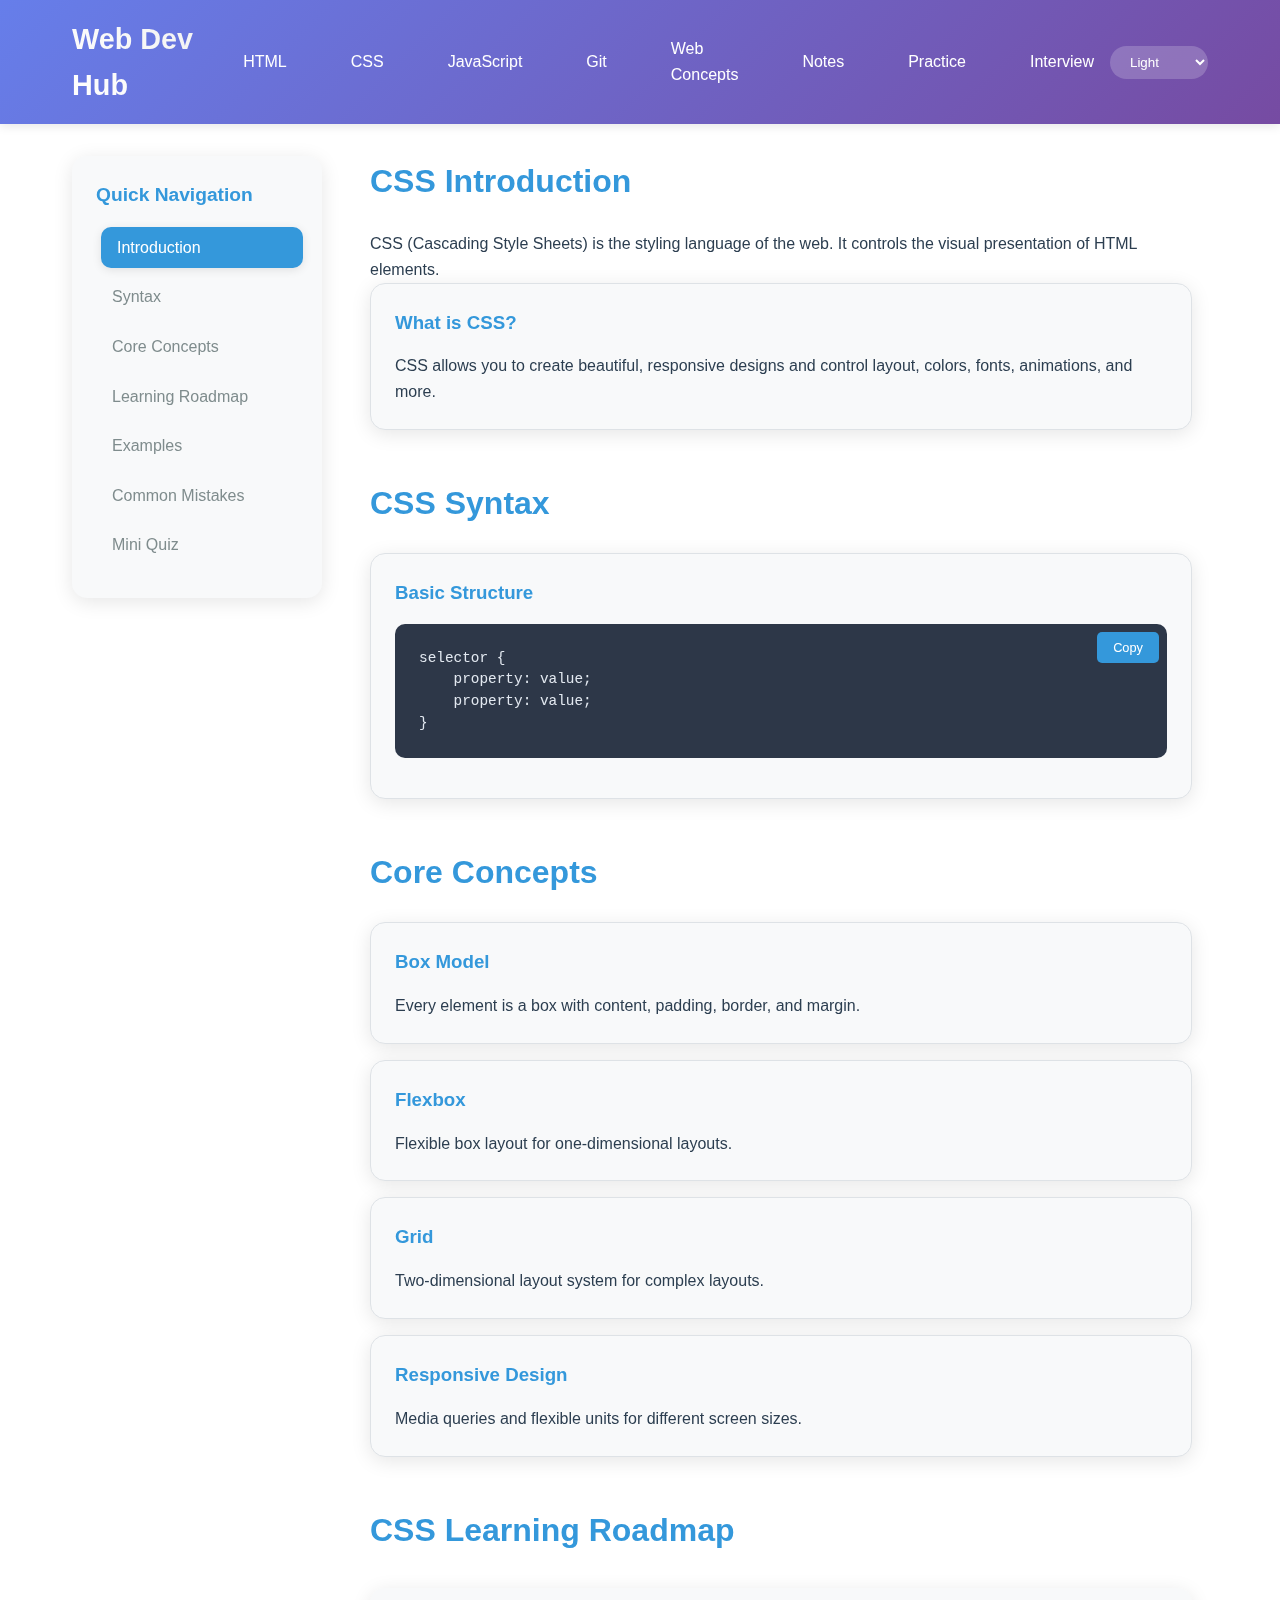
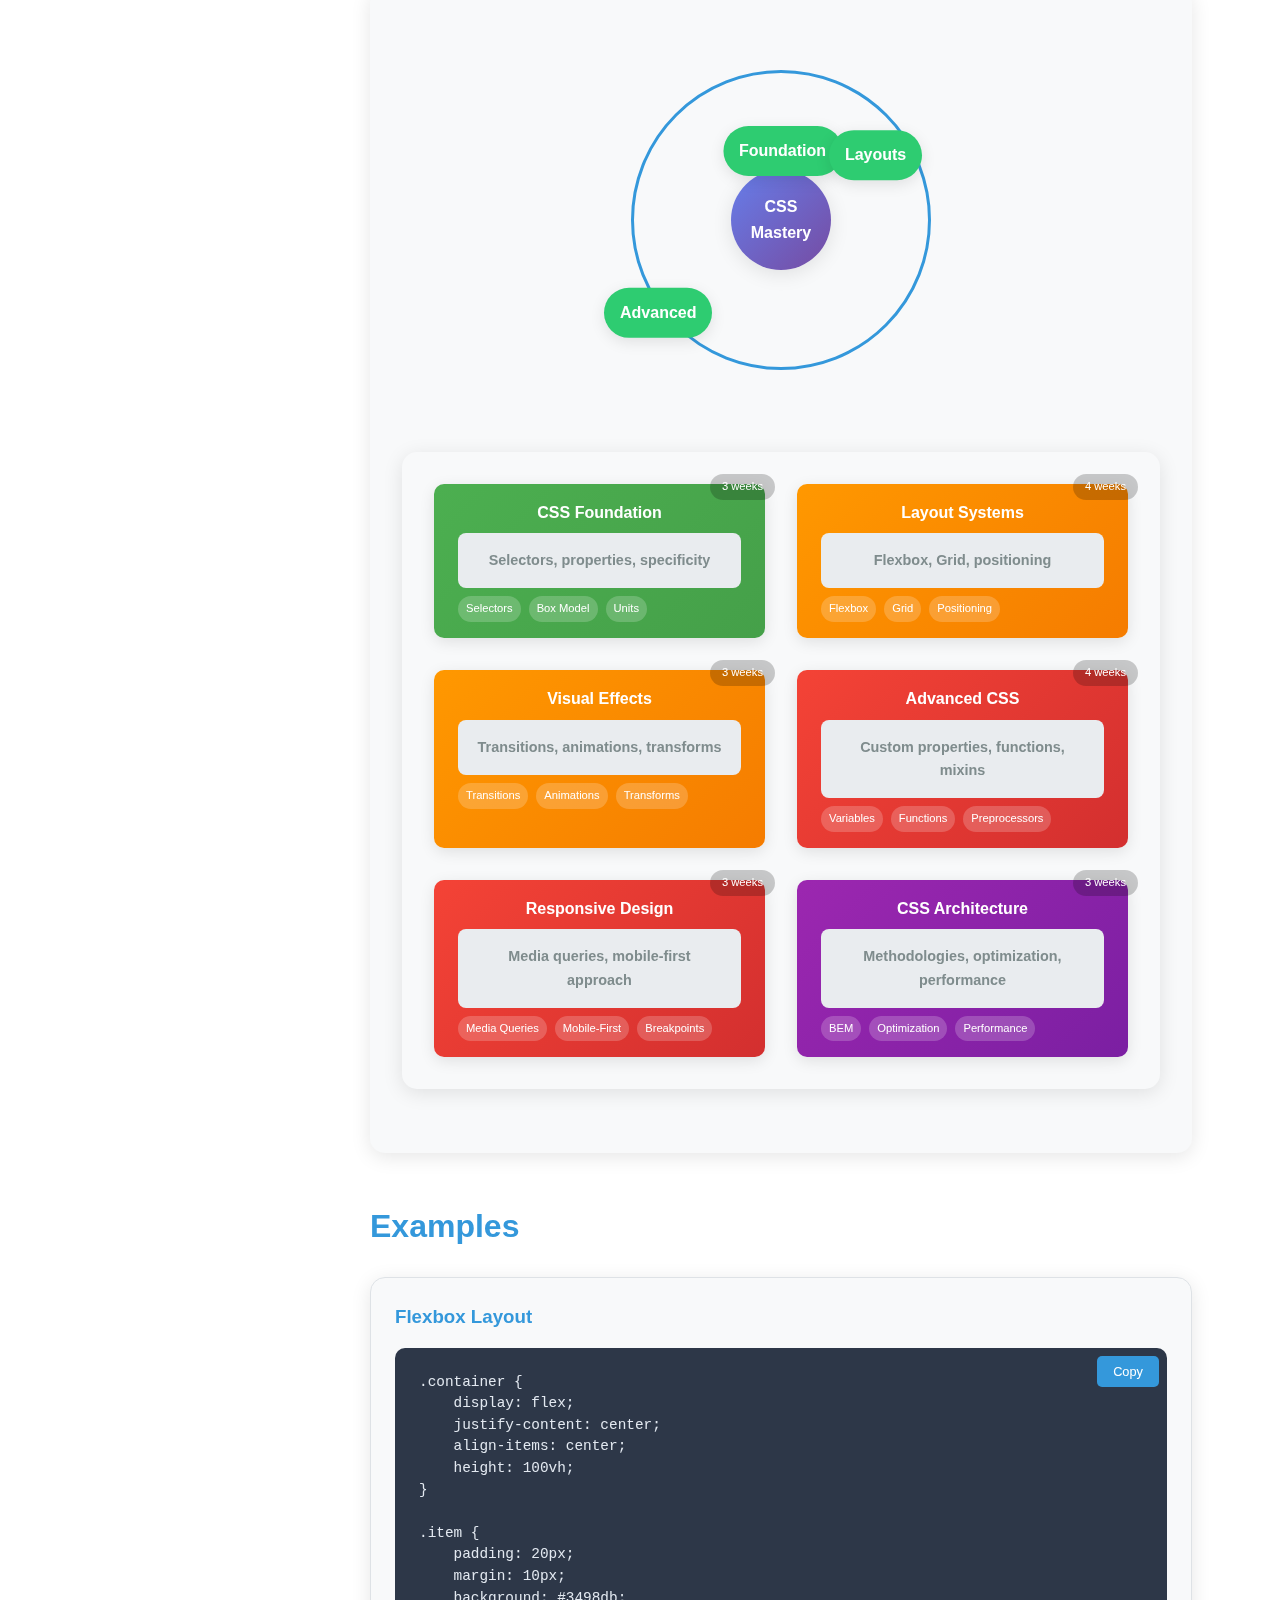
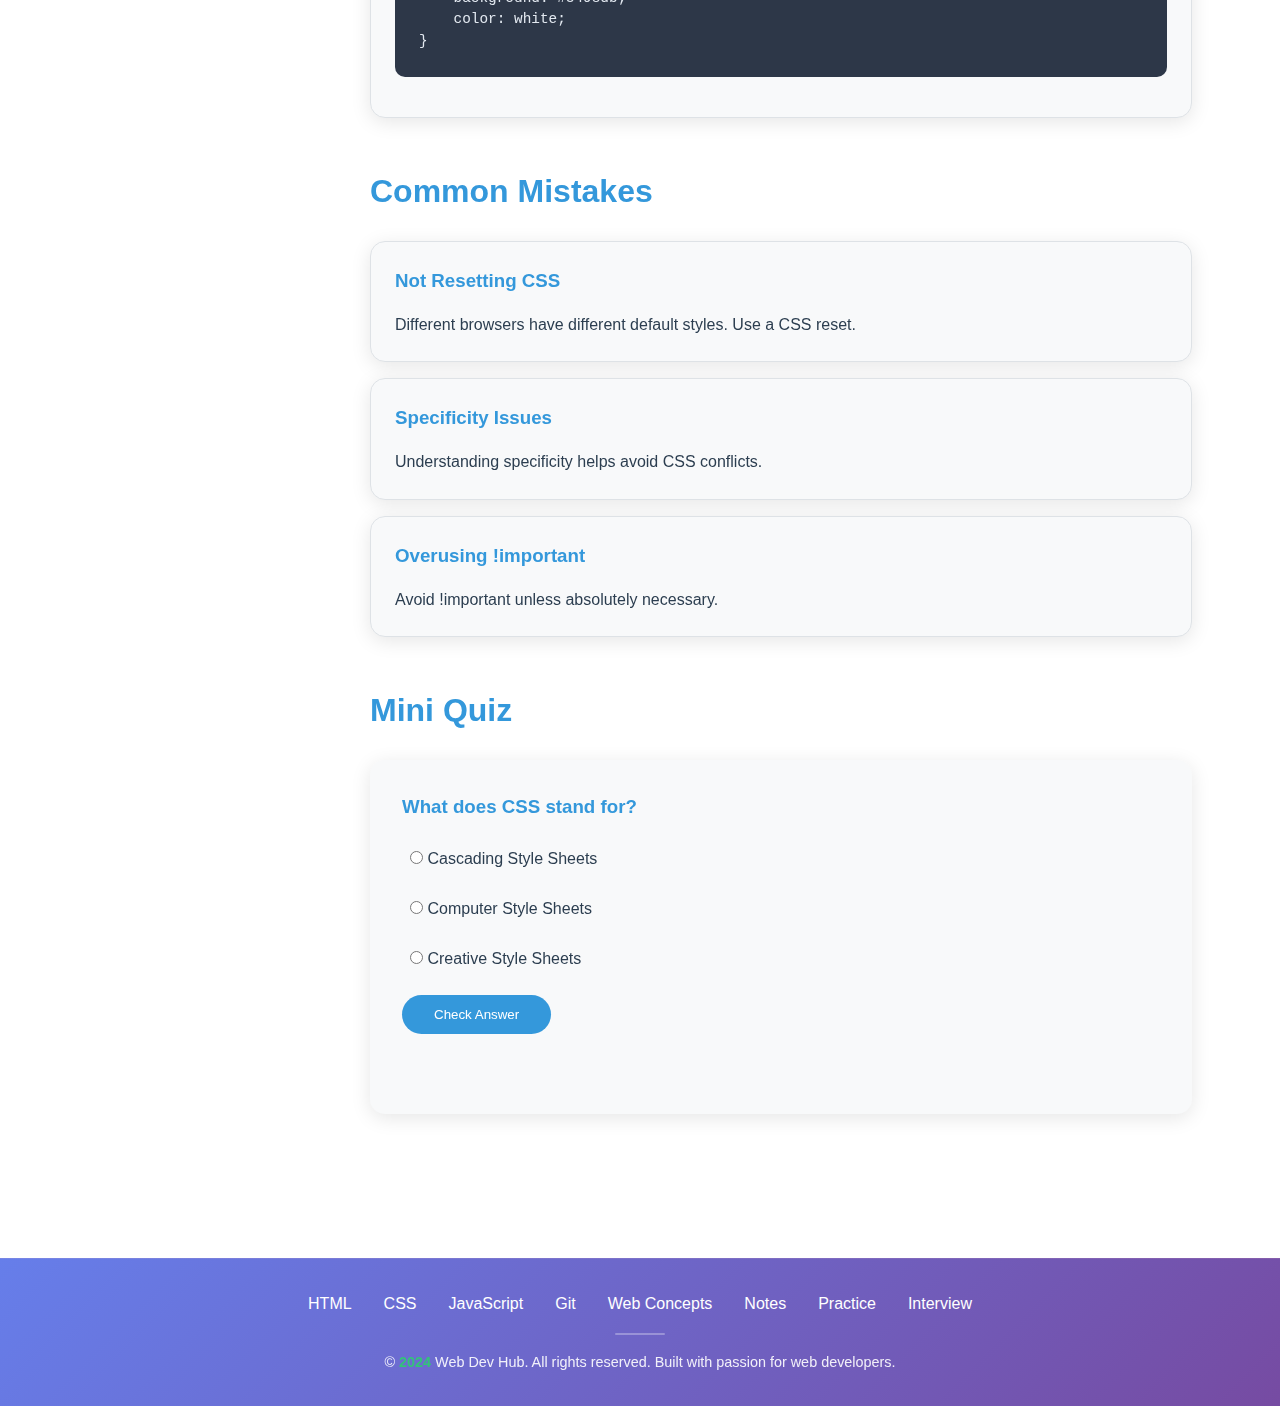
<file: css.html>
<!DOCTYPE html>
<html lang="en">
<head>
    <meta charset="UTF-8">
    <meta name="viewport" content="width=device-width, initial-scale=1.0">
    <title>CSS Learning Hub</title>
    <link rel="stylesheet" href="assets/css/style.css">
    <link rel="stylesheet" href="assets/css/themes.css">
</head>
<body>
    <header class="header">
        <div class="header-content">
            <h1 class="logo">Web Dev Hub</h1>
            <nav class="nav">
                <a href="index.html">HTML</a>
                <a href="css.html">CSS</a>
                <a href="javascript.html">JavaScript</a>
                <a href="git.html">Git</a>
                <a href="web-concepts.html">Web Concepts</a>
                <a href="notes.html">Notes</a>
                <a href="problem-solving.html">Practice</a>
                <a href="interview.html">Interview</a>
            </nav>
            <div class="theme-switcher">
                <select id="themeSelect">
                    <option value="light">Light</option>
                    <option value="dark">Dark</option>
                    <option value="neon">Neon</option>
                    <option value="minimal">Minimal</option>
                </select>
            </div>
        </div>
    </header>

    <div class="container">
        <aside class="sidebar">
            <h3>Quick Navigation</h3>
            <ul>
                <li><a href="#introduction">Introduction</a></li>
                <li><a href="#syntax">Syntax</a></li>
                <li><a href="#concepts">Core Concepts</a></li>
                <li><a href="#roadmap">Learning Roadmap</a></li>
                <li><a href="#examples">Examples</a></li>
                <li><a href="#mistakes">Common Mistakes</a></li>
                <li><a href="#quiz">Mini Quiz</a></li>
            </ul>
        </aside>

        <main class="main-content">
            <section id="introduction" class="content-section reveal">
                <h2>CSS Introduction</h2>
                <p>CSS (Cascading Style Sheets) is the styling language of the web. It controls the visual presentation of HTML elements.</p>
                <div class="card">
                    <h3>What is CSS?</h3>
                    <p>CSS allows you to create beautiful, responsive designs and control layout, colors, fonts, animations, and more.</p>
                </div>
            </section>

            <section id="syntax" class="content-section reveal">
                <h2>CSS Syntax</h2>
                <div class="card">
                    <h3>Basic Structure</h3>
                    <div class="code-block">
                        <pre><code>selector {
    property: value;
    property: value;
}</code></pre>
                        <button class="copy-btn">Copy</button>
                    </div>
                </div>
            </section>

            <section id="concepts" class="content-section reveal">
                <h2>Core Concepts</h2>
                <div class="card">
                    <h3>Box Model</h3>
                    <p>Every element is a box with content, padding, border, and margin.</p>
                </div>
                <div class="card">
                    <h3>Flexbox</h3>
                    <p>Flexible box layout for one-dimensional layouts.</p>
                </div>
                <div class="card">
                    <h3>Grid</h3>
                    <p>Two-dimensional layout system for complex layouts.</p>
                </div>
                <div class="card">
                    <h3>Responsive Design</h3>
                    <p>Media queries and flexible units for different screen sizes.</p>
                </div>
            </section>

            <section id="roadmap" class="content-section reveal">
                <h2>CSS Learning Roadmap</h2>
                <div class="roadmap">
                    <div class="roadmap-diagram circular">
                        <div class="roadmap-circle">
                            <div class="roadmap-center">CSS<br>Mastery</div>
                            
                            <!-- Foundation Level -->
                            <div class="roadmap-orbit" style="width: 150px; height: 150px; top: 25%; left: 25%;">
                                <div class="roadmap-orbit-node" style="top: -20px; left: 50%; transform: translateX(-50%);">
                                    Foundation
                                </div>
                            </div>
                            
                            <!-- Layout Level -->
                            <div class="roadmap-orbit" style="width: 220px; height: 220px; top: 13%; left: 13%;">
                                <div class="roadmap-orbit-node" style="top: 20%; right: -30px; transform: translateY(-50%);">
                                    Layouts
                                </div>
                            </div>
                            
                            <!-- Advanced Level -->
                            <div class="roadmap-orbit" style="width: 300px; height: 300px; top: 0; left: 0;">
                                <div class="roadmap-orbit-node" style="bottom: 20%; left: -30px; transform: translateY(50%);">
                                    Advanced
                                </div>
                            </div>
                        </div>
                    </div>
                    
                    <div class="roadmap" style="margin-top: 2rem;">
                        <div class="roadmap-diagram grid">
                            <!-- Foundation -->
                            <div class="roadmap-node beginner">
                                <div>CSS Foundation</div>
                                <div class="roadmap-duration">3 weeks</div>
                                <div class="roadmap-topic-details">
                                    Selectors, properties, specificity
                                </div>
                                <div class="roadmap-skills">
                                    <span class="roadmap-skill">Selectors</span>
                                    <span class="roadmap-skill">Box Model</span>
                                    <span class="roadmap-skill">Units</span>
                                </div>
                            </div>

                            <!-- Layout Systems -->
                            <div class="roadmap-node intermediate">
                                <div>Layout Systems</div>
                                <div class="roadmap-duration">4 weeks</div>
                                <div class="roadmap-topic-details">
                                    Flexbox, Grid, positioning
                                </div>
                                <div class="roadmap-skills">
                                    <span class="roadmap-skill">Flexbox</span>
                                    <span class="roadmap-skill">Grid</span>
                                    <span class="roadmap-skill">Positioning</span>
                                </div>
                            </div>

                            <!-- Visual Effects -->
                            <div class="roadmap-node intermediate">
                                <div>Visual Effects</div>
                                <div class="roadmap-duration">3 weeks</div>
                                <div class="roadmap-topic-details">
                                    Transitions, animations, transforms
                                </div>
                                <div class="roadmap-skills">
                                    <span class="roadmap-skill">Transitions</span>
                                    <span class="roadmap-skill">Animations</span>
                                    <span class="roadmap-skill">Transforms</span>
                                </div>
                            </div>

                            <!-- Advanced Concepts -->
                            <div class="roadmap-node advanced">
                                <div>Advanced CSS</div>
                                <div class="roadmap-duration">4 weeks</div>
                                <div class="roadmap-topic-details">
                                    Custom properties, functions, mixins
                                </div>
                                <div class="roadmap-skills">
                                    <span class="roadmap-skill">Variables</span>
                                    <span class="roadmap-skill">Functions</span>
                                    <span class="roadmap-skill">Preprocessors</span>
                                </div>
                            </div>

                            <!-- Responsive Design -->
                            <div class="roadmap-node advanced">
                                <div>Responsive Design</div>
                                <div class="roadmap-duration">3 weeks</div>
                                <div class="roadmap-topic-details">
                                    Media queries, mobile-first approach
                                </div>
                                <div class="roadmap-skills">
                                    <span class="roadmap-skill">Media Queries</span>
                                    <span class="roadmap-skill">Mobile-First</span>
                                    <span class="roadmap-skill">Breakpoints</span>
                                </div>
                            </div>

                            <!-- Architecture -->
                            <div class="roadmap-node expert">
                                <div>CSS Architecture</div>
                                <div class="roadmap-duration">3 weeks</div>
                                <div class="roadmap-topic-details">
                                    Methodologies, optimization, performance
                                </div>
                                <div class="roadmap-skills">
                                    <span class="roadmap-skill">BEM</span>
                                    <span class="roadmap-skill">Optimization</span>
                                    <span class="roadmap-skill">Performance</span>
                                </div>
                            </div>
                        </div>
                    </div>
                </div>
            </section>

            <section id="examples" class="content-section reveal">
                <h2>Examples</h2>
                <div class="card">
                    <h3>Flexbox Layout</h3>
                    <div class="code-block">
                        <pre><code>.container {
    display: flex;
    justify-content: center;
    align-items: center;
    height: 100vh;
}

.item {
    padding: 20px;
    margin: 10px;
    background: #3498db;
    color: white;
}</code></pre>
                        <button class="copy-btn">Copy</button>
                    </div>
                </div>
            </section>

            <section id="mistakes" class="content-section reveal">
                <h2>Common Mistakes</h2>
                <div class="card">
                    <h3>Not Resetting CSS</h3>
                    <p>Different browsers have different default styles. Use a CSS reset.</p>
                </div>
                <div class="card">
                    <h3>Specificity Issues</h3>
                    <p>Understanding specificity helps avoid CSS conflicts.</p>
                </div>
                <div class="card">
                    <h3>Overusing !important</h3>
                    <p>Avoid !important unless absolutely necessary.</p>
                </div>
            </section>

            <section id="quiz" class="content-section reveal">
                <h2>Mini Quiz</h2>
                <div class="quiz-container">
                    <div class="quiz-question">
                        <h3>What does CSS stand for?</h3>
                        <div class="quiz-options">
                            <label><input type="radio" name="q1" value="a"> Cascading Style Sheets</label>
                            <label><input type="radio" name="q1" value="b"> Computer Style Sheets</label>
                            <label><input type="radio" name="q1" value="c"> Creative Style Sheets</label>
                        </div>
                        <button class="quiz-check">Check Answer</button>
                        <div class="quiz-feedback"></div>
                    </div>
                </div>
            </section>
        </main>
    </div>

    <footer class="footer">
        <div class="footer-content">
            <nav class="footer-links">
                <a href="index.html">HTML</a>
                <a href="css.html">CSS</a>
                <a href="javascript.html">JavaScript</a>
                <a href="git.html">Git</a>
                <a href="web-concepts.html">Web Concepts</a>
                <a href="notes.html">Notes</a>
                <a href="problem-solving.html">Practice</a>
                <a href="interview.html">Interview</a>
            </nav>
            <div class="footer-divider"></div>
            <div class="footer-copyright">
                © <span id="currentYear">2024</span> Web Dev Hub. All rights reserved. Built with passion for web developers.
            </div>
        </div>
    </footer>

    <script src="assets/js/main.js"></script>
    <script src="assets/js/theme.js"></script>
</body>
</html>
</file>
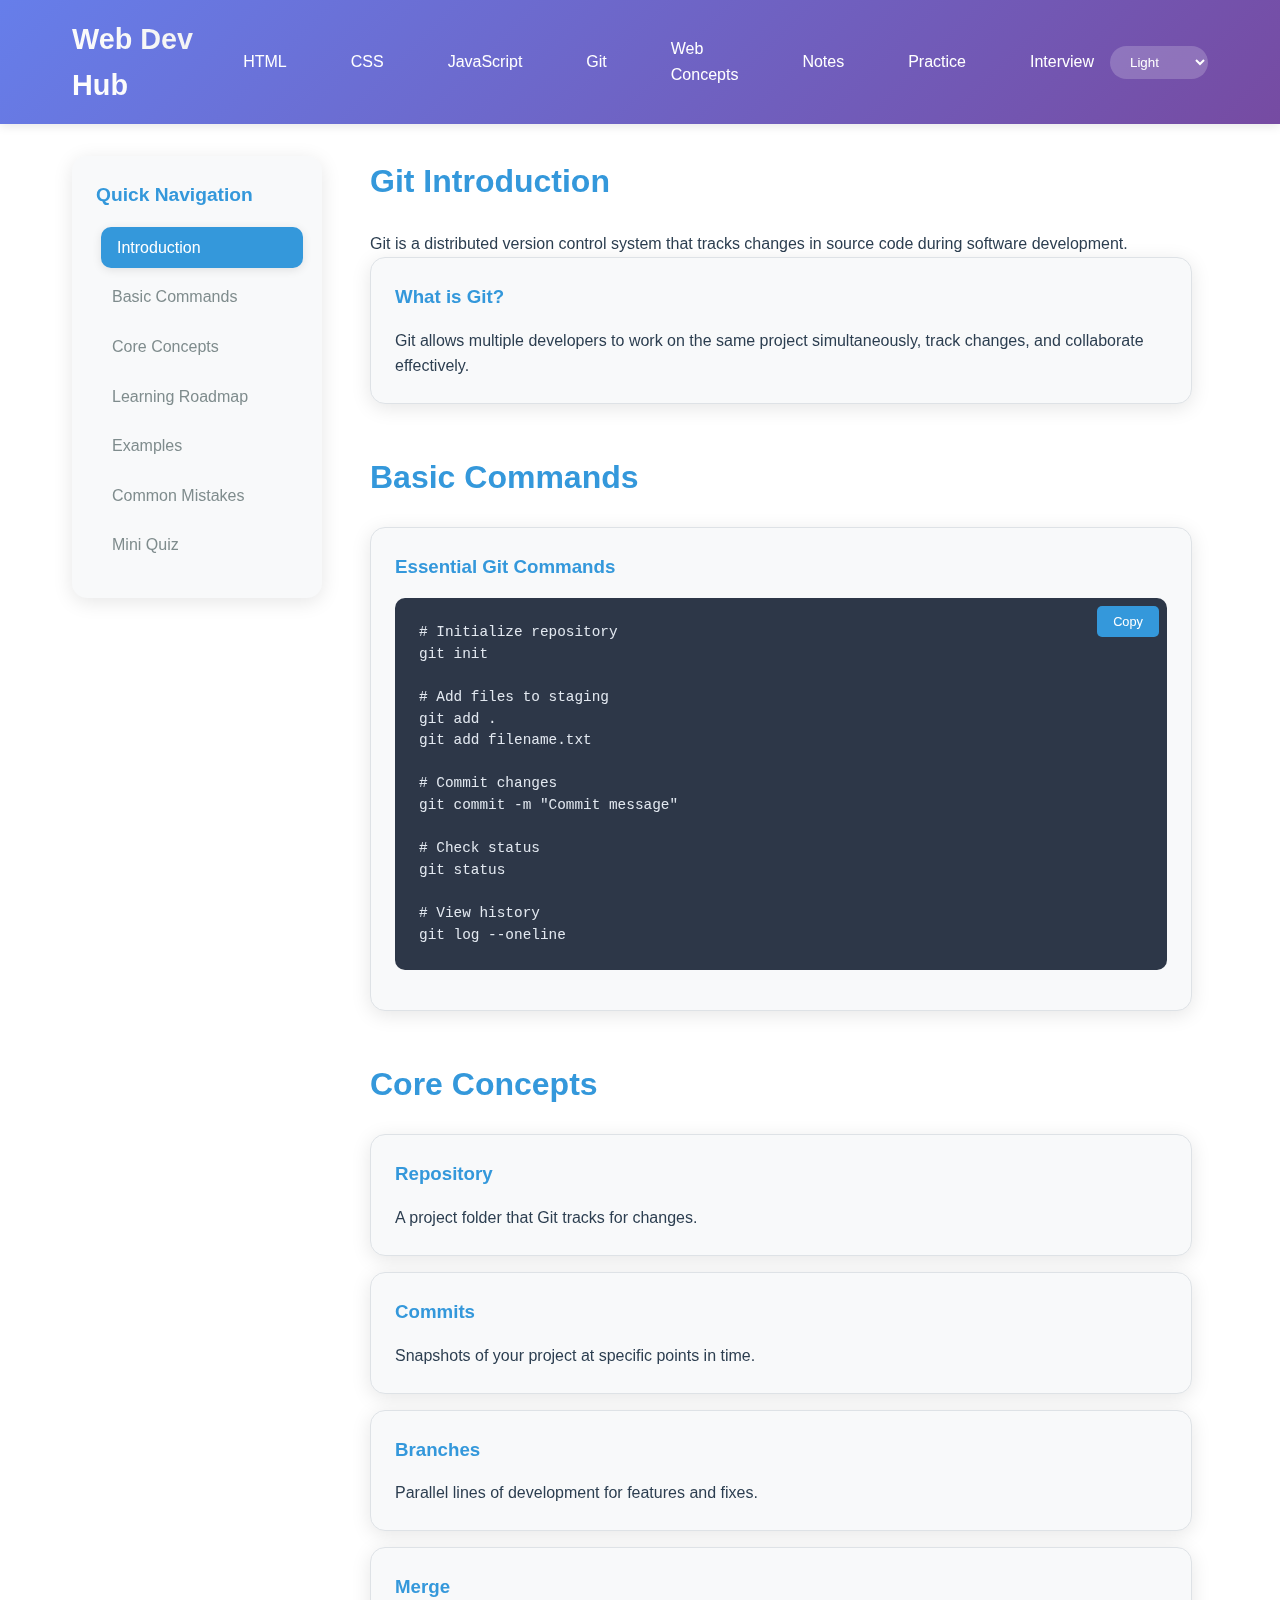
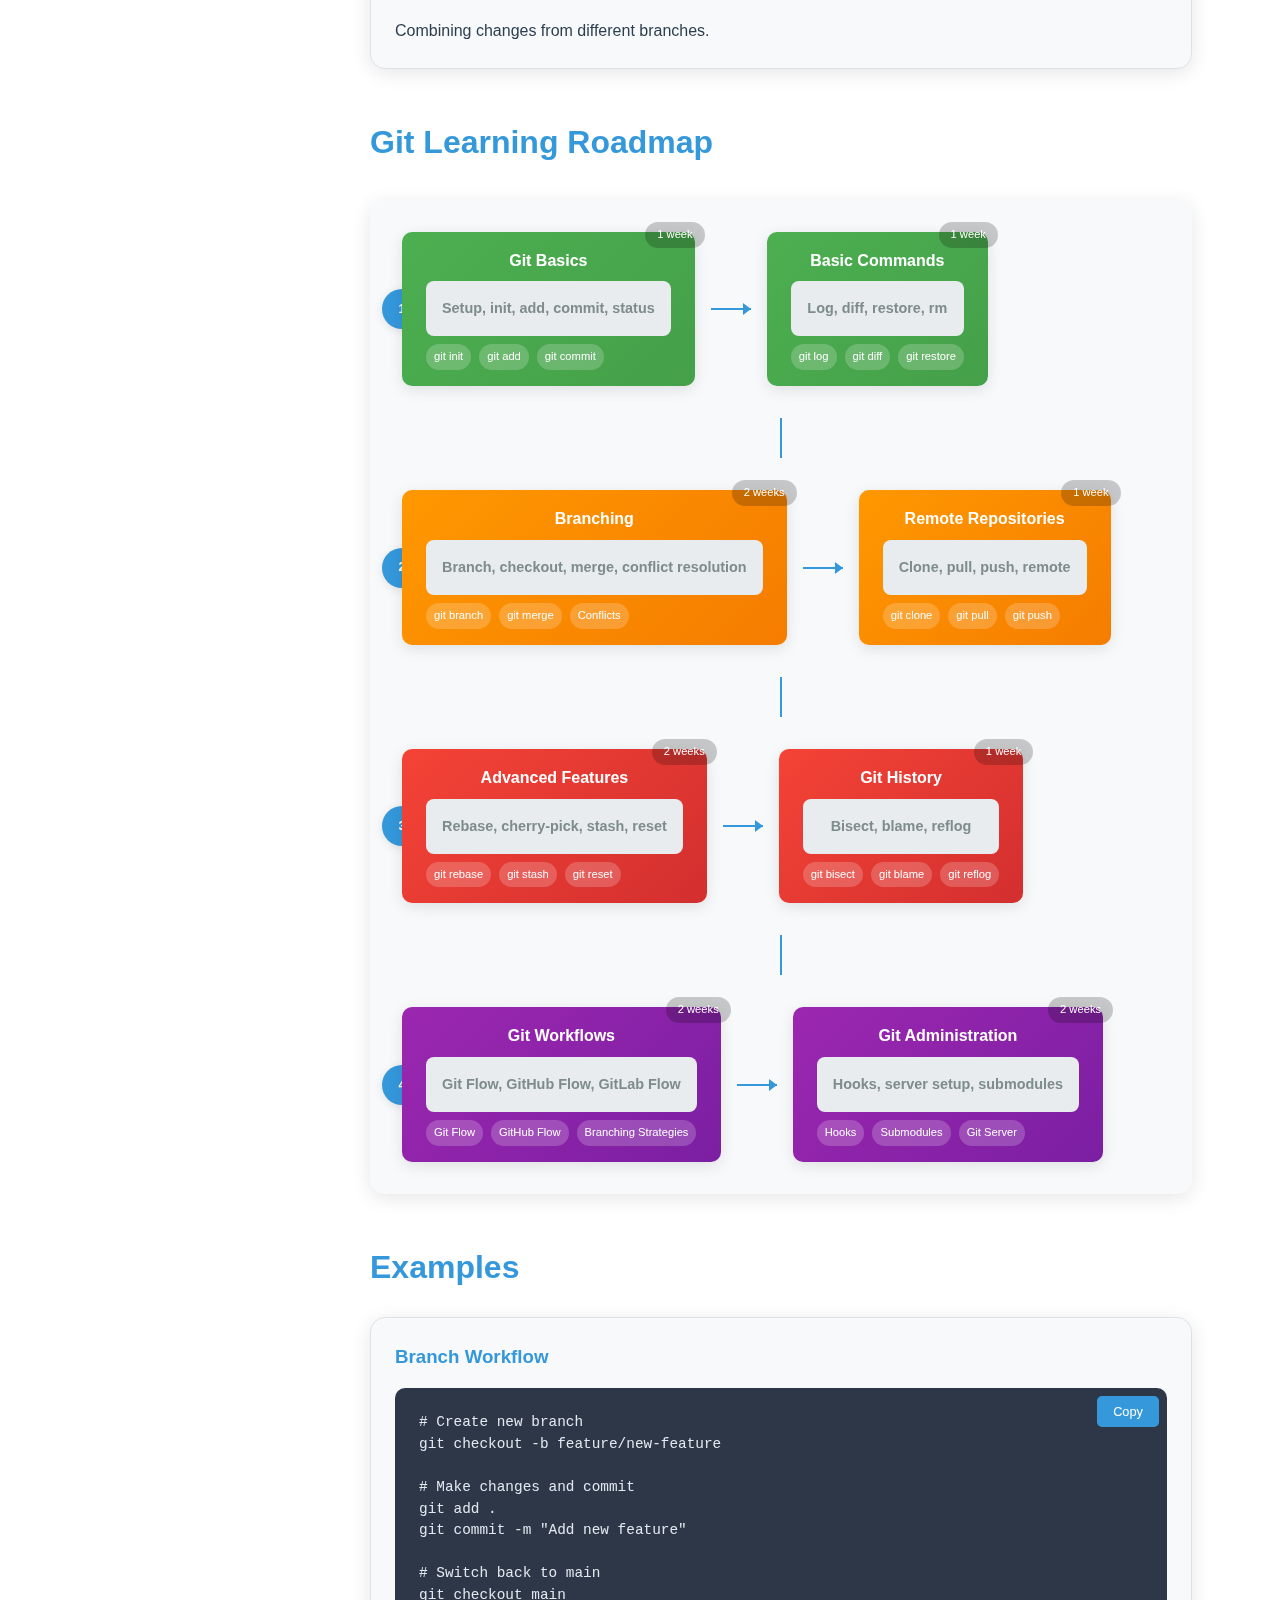
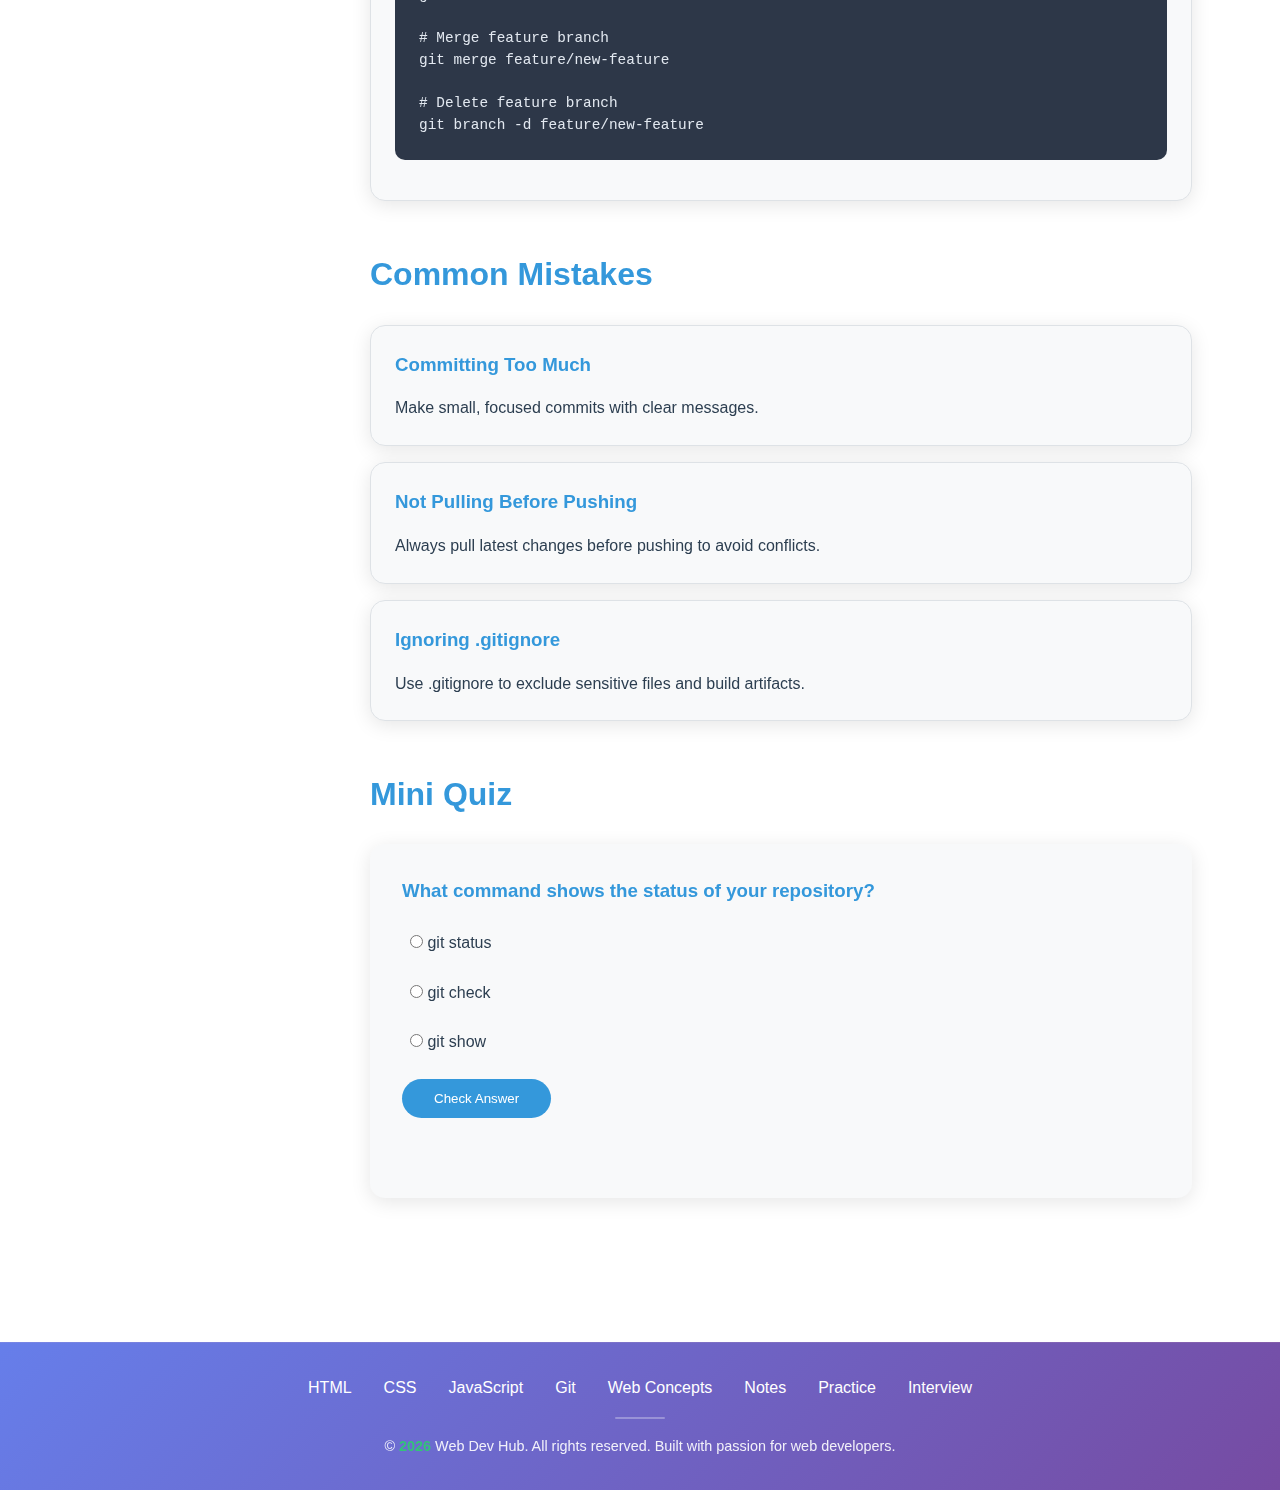
<file: git.html>
<!DOCTYPE html>
<html lang="en">
<head>
    <meta charset="UTF-8">
    <meta name="viewport" content="width=device-width, initial-scale=1.0">
    <title>Git Learning Hub</title>
    <link rel="stylesheet" href="assets/css/style.css">
    <link rel="stylesheet" href="assets/css/themes.css">
</head>
<body>
    <header class="header">
        <div class="header-content">
            <h1 class="logo">Web Dev Hub</h1>
            <nav class="nav">
                <a href="index.html">HTML</a>
                <a href="css.html">CSS</a>
                <a href="javascript.html">JavaScript</a>
                <a href="git.html">Git</a>
                <a href="web-concepts.html">Web Concepts</a>
                <a href="notes.html">Notes</a>
                <a href="problem-solving.html">Practice</a>
                <a href="interview.html">Interview</a>
            </nav>
            <div class="theme-switcher">
                <select id="themeSelect">
                    <option value="light">Light</option>
                    <option value="dark">Dark</option>
                    <option value="neon">Neon</option>
                    <option value="minimal">Minimal</option>
                </select>
            </div>
        </div>
    </header>

    <div class="container">
        <aside class="sidebar">
            <h3>Quick Navigation</h3>
            <ul>
                <li><a href="#introduction">Introduction</a></li>
                <li><a href="#syntax">Basic Commands</a></li>
                <li><a href="#concepts">Core Concepts</a></li>
                <li><a href="#roadmap">Learning Roadmap</a></li>
                <li><a href="#examples">Examples</a></li>
                <li><a href="#mistakes">Common Mistakes</a></li>
                <li><a href="#quiz">Mini Quiz</a></li>
            </ul>
        </aside>

        <main class="main-content">
            <section id="introduction" class="content-section reveal">
                <h2>Git Introduction</h2>
                <p>Git is a distributed version control system that tracks changes in source code during software development.</p>
                <div class="card">
                    <h3>What is Git?</h3>
                    <p>Git allows multiple developers to work on the same project simultaneously, track changes, and collaborate effectively.</p>
                </div>
            </section>

            <section id="syntax" class="content-section reveal">
                <h2>Basic Commands</h2>
                <div class="card">
                    <h3>Essential Git Commands</h3>
                    <div class="code-block">
                        <pre><code># Initialize repository
git init

# Add files to staging
git add .
git add filename.txt

# Commit changes
git commit -m "Commit message"

# Check status
git status

# View history
git log --oneline</code></pre>
                        <button class="copy-btn">Copy</button>
                    </div>
                </div>
            </section>

            <section id="concepts" class="content-section reveal">
                <h2>Core Concepts</h2>
                <div class="card">
                    <h3>Repository</h3>
                    <p>A project folder that Git tracks for changes.</p>
                </div>
                <div class="card">
                    <h3>Commits</h3>
                    <p>Snapshots of your project at specific points in time.</p>
                </div>
                <div class="card">
                    <h3>Branches</h3>
                    <p>Parallel lines of development for features and fixes.</p>
                </div>
                <div class="card">
                    <h3>Merge</h3>
                    <p>Combining changes from different branches.</p>
                </div>
            </section>

            <section id="roadmap" class="content-section reveal">
                <h2>Git Learning Roadmap</h2>
                <div class="roadmap">
                    <div class="roadmap-diagram">
                        <!-- Level 1: Git Basics -->
                        <div class="roadmap-level">
                            <div class="roadmap-timeline">1</div>
                            <div class="roadmap-node beginner">
                                <div>Git Basics</div>
                                <div class="roadmap-duration">1 week</div>
                                <div class="roadmap-topic-details">
                                    Setup, init, add, commit, status
                                </div>
                                <div class="roadmap-skills">
                                    <span class="roadmap-skill">git init</span>
                                    <span class="roadmap-skill">git add</span>
                                    <span class="roadmap-skill">git commit</span>
                                </div>
                            </div>
                            <div class="roadmap-arrow"></div>
                            <div class="roadmap-node beginner">
                                <div>Basic Commands</div>
                                <div class="roadmap-duration">1 week</div>
                                <div class="roadmap-topic-details">
                                    Log, diff, restore, rm
                                </div>
                                <div class="roadmap-skills">
                                    <span class="roadmap-skill">git log</span>
                                    <span class="roadmap-skill">git diff</span>
                                    <span class="roadmap-skill">git restore</span>
                                </div>
                            </div>
                        </div>

                        <!-- Level 2: Branching -->
                        <div class="roadmap-vertical-connector"></div>
                        <div class="roadmap-level">
                            <div class="roadmap-timeline">2</div>
                            <div class="roadmap-node intermediate">
                                <div>Branching</div>
                                <div class="roadmap-duration">2 weeks</div>
                                <div class="roadmap-topic-details">
                                    Branch, checkout, merge, conflict resolution
                                </div>
                                <div class="roadmap-skills">
                                    <span class="roadmap-skill">git branch</span>
                                    <span class="roadmap-skill">git merge</span>
                                    <span class="roadmap-skill">Conflicts</span>
                                </div>
                            </div>
                            <div class="roadmap-arrow"></div>
                            <div class="roadmap-node intermediate">
                                <div>Remote Repositories</div>
                                <div class="roadmap-duration">1 week</div>
                                <div class="roadmap-topic-details">
                                    Clone, pull, push, remote
                                </div>
                                <div class="roadmap-skills">
                                    <span class="roadmap-skill">git clone</span>
                                    <span class="roadmap-skill">git pull</span>
                                    <span class="roadmap-skill">git push</span>
                                </div>
                            </div>
                        </div>

                        <!-- Level 3: Advanced Git -->
                        <div class="roadmap-vertical-connector"></div>
                        <div class="roadmap-level">
                            <div class="roadmap-timeline">3</div>
                            <div class="roadmap-node advanced">
                                <div>Advanced Features</div>
                                <div class="roadmap-duration">2 weeks</div>
                                <div class="roadmap-topic-details">
                                    Rebase, cherry-pick, stash, reset
                                </div>
                                <div class="roadmap-skills">
                                    <span class="roadmap-skill">git rebase</span>
                                    <span class="roadmap-skill">git stash</span>
                                    <span class="roadmap-skill">git reset</span>
                                </div>
                            </div>
                            <div class="roadmap-arrow"></div>
                            <div class="roadmap-node advanced">
                                <div>Git History</div>
                                <div class="roadmap-duration">1 week</div>
                                <div class="roadmap-topic-details">
                                    Bisect, blame, reflog
                                </div>
                                <div class="roadmap-skills">
                                    <span class="roadmap-skill">git bisect</span>
                                    <span class="roadmap-skill">git blame</span>
                                    <span class="roadmap-skill">git reflog</span>
                                </div>
                            </div>
                        </div>

                        <!-- Level 4: Git Workflows -->
                        <div class="roadmap-vertical-connector"></div>
                        <div class="roadmap-level">
                            <div class="roadmap-timeline">4</div>
                            <div class="roadmap-node expert">
                                <div>Git Workflows</div>
                                <div class="roadmap-duration">2 weeks</div>
                                <div class="roadmap-topic-details">
                                    Git Flow, GitHub Flow, GitLab Flow
                                </div>
                                <div class="roadmap-skills">
                                    <span class="roadmap-skill">Git Flow</span>
                                    <span class="roadmap-skill">GitHub Flow</span>
                                    <span class="roadmap-skill">Branching Strategies</span>
                                </div>
                            </div>
                            <div class="roadmap-arrow"></div>
                            <div class="roadmap-node expert">
                                <div>Git Administration</div>
                                <div class="roadmap-duration">2 weeks</div>
                                <div class="roadmap-topic-details">
                                    Hooks, server setup, submodules
                                </div>
                                <div class="roadmap-skills">
                                    <span class="roadmap-skill">Hooks</span>
                                    <span class="roadmap-skill">Submodules</span>
                                    <span class="roadmap-skill">Git Server</span>
                                </div>
                            </div>
                        </div>
                    </div>
                </div>
            </section>

            <section id="examples" class="content-section reveal">
                <h2>Examples</h2>
                <div class="card">
                    <h3>Branch Workflow</h3>
                    <div class="code-block">
                        <pre><code># Create new branch
git checkout -b feature/new-feature

# Make changes and commit
git add .
git commit -m "Add new feature"

# Switch back to main
git checkout main

# Merge feature branch
git merge feature/new-feature

# Delete feature branch
git branch -d feature/new-feature</code></pre>
                        <button class="copy-btn">Copy</button>
                    </div>
                </div>
            </section>

            <section id="mistakes" class="content-section reveal">
                <h2>Common Mistakes</h2>
                <div class="card">
                    <h3>Committing Too Much</h3>
                    <p>Make small, focused commits with clear messages.</p>
                </div>
                <div class="card">
                    <h3>Not Pulling Before Pushing</h3>
                    <p>Always pull latest changes before pushing to avoid conflicts.</p>
                </div>
                <div class="card">
                    <h3>Ignoring .gitignore</h3>
                    <p>Use .gitignore to exclude sensitive files and build artifacts.</p>
                </div>
            </section>

            <section id="quiz" class="content-section reveal">
                <h2>Mini Quiz</h2>
                <div class="quiz-container">
                    <div class="quiz-question">
                        <h3>What command shows the status of your repository?</h3>
                        <div class="quiz-options">
                            <label><input type="radio" name="q1" value="a"> git status</label>
                            <label><input type="radio" name="q1" value="b"> git check</label>
                            <label><input type="radio" name="q1" value="c"> git show</label>
                        </div>
                        <button class="quiz-check">Check Answer</button>
                        <div class="quiz-feedback"></div>
                    </div>
                </div>
            </section>
        </main>
    </div>

    <footer class="footer">
        <div class="footer-content">
            <nav class="footer-links">
                <a href="index.html">HTML</a>
                <a href="css.html">CSS</a>
                <a href="javascript.html">JavaScript</a>
                <a href="git.html">Git</a>
                <a href="web-concepts.html">Web Concepts</a>
                <a href="notes.html">Notes</a>
                <a href="problem-solving.html">Practice</a>
                <a href="interview.html">Interview</a>
            </nav>
            <div class="footer-divider"></div>
            <div class="footer-copyright">
                © <span id="currentYear">2024</span> Web Dev Hub. All rights reserved. Built with passion for web developers.
            </div>
        </div>
    </footer>

    <script src="assets/js/main.js"></script>
    <script src="assets/js/theme.js"></script>
</body>
</html>
</file>
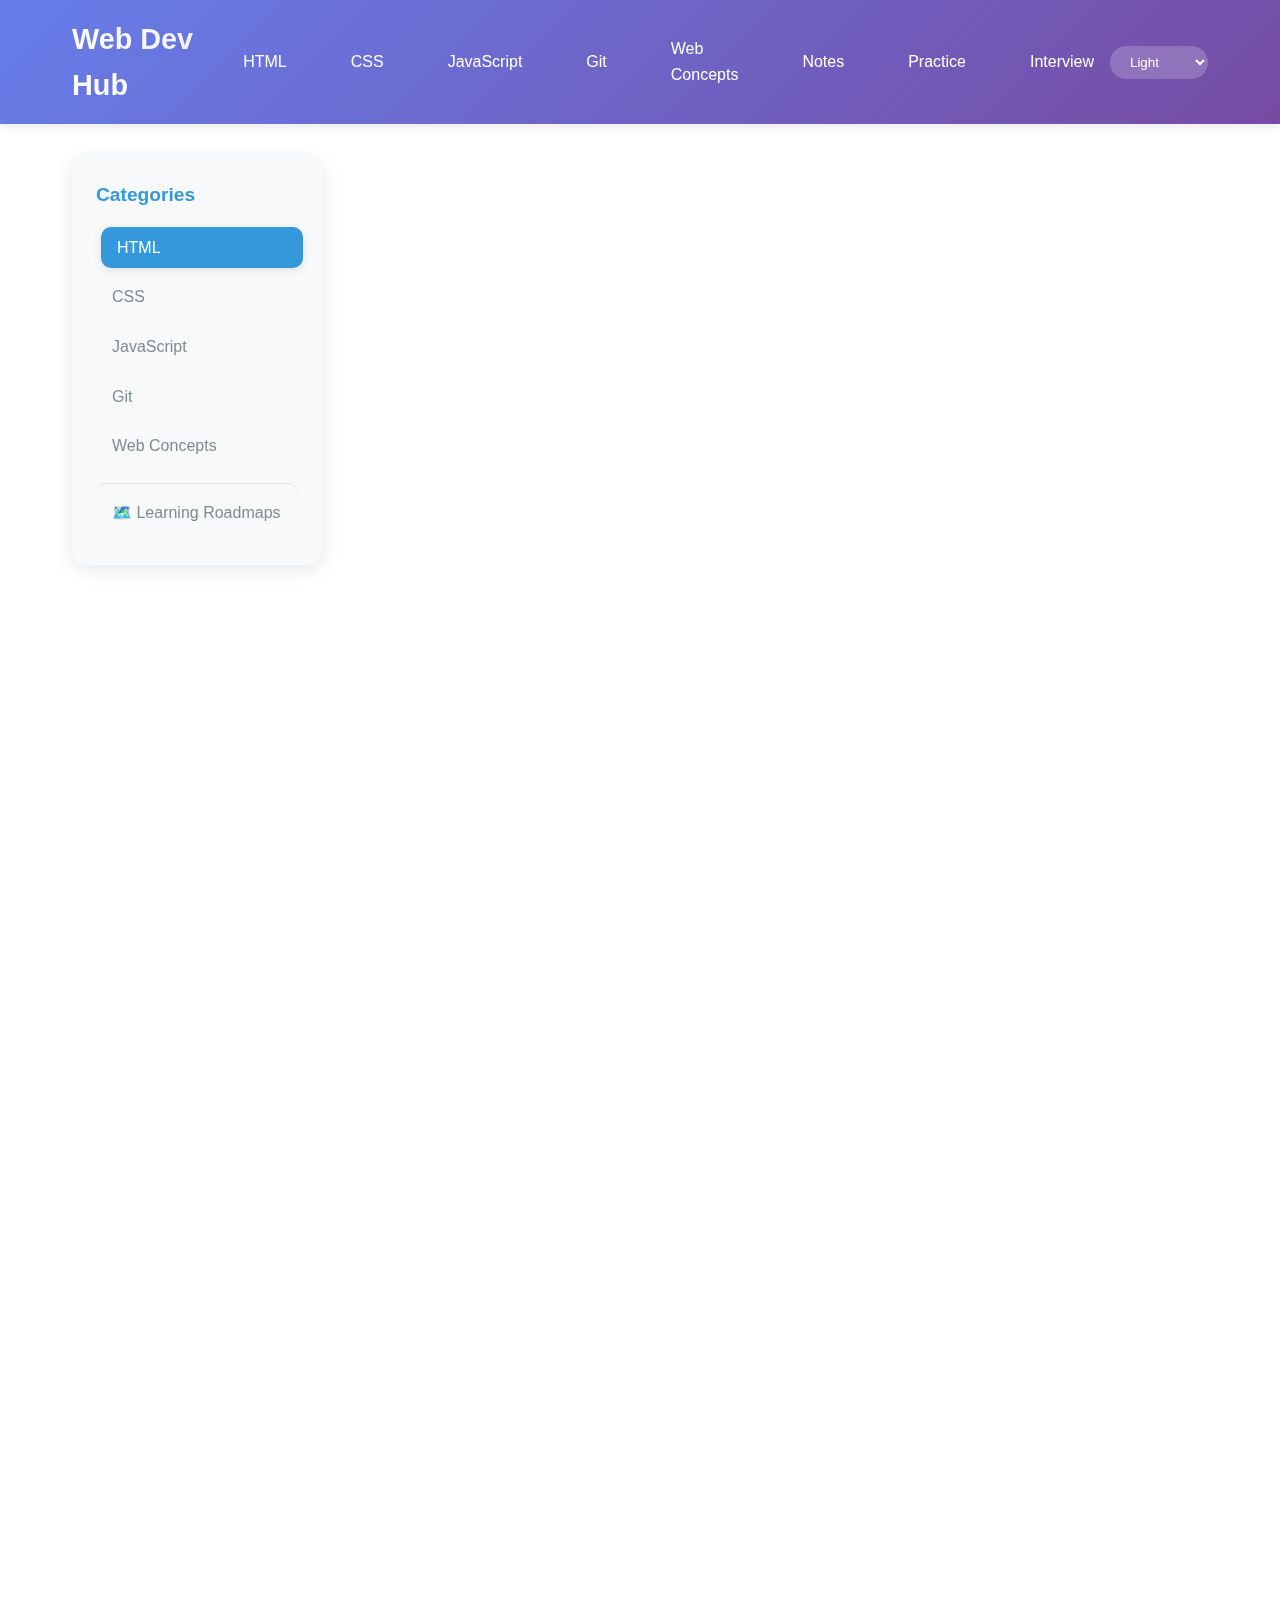
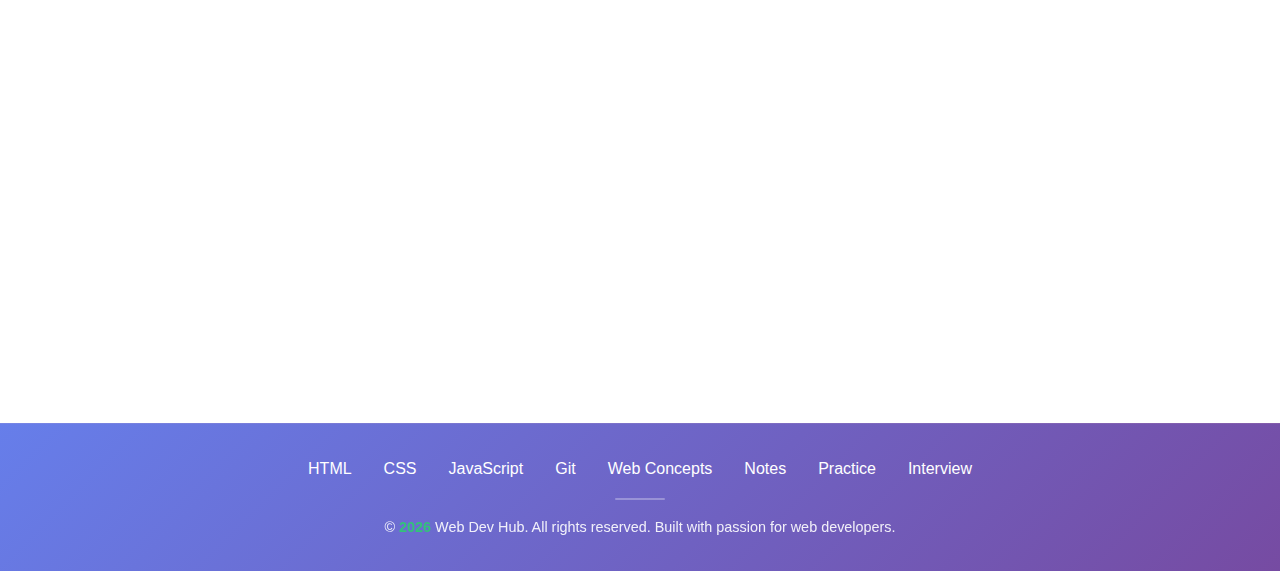
<file: interview.html>
<!DOCTYPE html>
<html lang="en">
<head>
    <meta charset="UTF-8">
    <meta name="viewport" content="width=device-width, initial-scale=1.0">
    <title>Interview Questions</title>
    <link rel="stylesheet" href="assets/css/style.css">
    <link rel="stylesheet" href="assets/css/themes.css">
</head>
<body>
    <header class="header">
        <div class="header-content">
            <h1 class="logo">Web Dev Hub</h1>
            <nav class="nav">
                <a href="index.html">HTML</a>
                <a href="css.html">CSS</a>
                <a href="javascript.html">JavaScript</a>
                <a href="git.html">Git</a>
                <a href="web-concepts.html">Web Concepts</a>
                <a href="notes.html">Notes</a>
                <a href="problem-solving.html">Practice</a>
                <a href="interview.html">Interview</a>
            </nav>
            <div class="theme-switcher">
                <select id="themeSelect">
                    <option value="light">Light</option>
                    <option value="dark">Dark</option>
                    <option value="neon">Neon</option>
                    <option value="minimal">Minimal</option>
                </select>
            </div>
        </div>
    </header>

    <div class="container">
        <aside class="sidebar">
            <h3>Categories</h3>
            <ul>
                <li><a href="#html-interview">HTML</a></li>
                <li><a href="#css-interview">CSS</a></li>
                <li><a href="#javascript-interview">JavaScript</a></li>
                <li><a href="#git-interview">Git</a></li>
                <li><a href="#web-concepts-interview">Web Concepts</a></li>
                <li><a href="#roadmap" style="margin-top: 1rem; padding-top: 1rem; border-top: 1px solid var(--border-color);">🗺️ Learning Roadmaps</a></li>
            </ul>
        </aside>

        <main class="main-content">
            <section id="html-interview" class="content-section">
                <h2>HTML Interview Questions</h2>
                <div class="interview-qa">
                    <div class="qa-item">
                        <div class="qa-question">
                            <h3>What is the difference between HTML and HTML5?</h3>
                            <button class="qa-toggle">▼</button>
                        </div>
                        <div class="qa-answer hidden">
                            <p><strong>Key differences:</strong></p>
                            <ul>
                                <li><strong>Semantic Elements:</strong> HTML5 introduces semantic tags like &lt;header&gt;, &lt;nav&gt;, &lt;main&gt;, &lt;article&gt;, &lt;section&gt;, &lt;aside&gt;, &lt;footer&gt;</li>
                                <li><strong>Multimedia Support:</strong> Native audio and video support with &lt;audio&gt; and &lt;video&gt; tags</li>
                                <li><strong>Graphics:</strong> Canvas and SVG for graphics</li>
                                <li><strong>Form Elements:</strong> New input types like email, date, number, range</li>
                                <li><strong>API Support:</strong> LocalStorage, Geolocation, Web Workers</li>
                            </ul>
                            <div class="difficulty-badge">Easy</div>
                        </div>
                    </div>

                    <div class="qa-item">
                        <div class="qa-question">
                            <h3>What is semantic HTML and why is it important?</h3>
                            <button class="qa-toggle">▼</button>
                        </div>
                        <div class="qa-answer hidden">
                            <p><strong>Semantic HTML</strong> uses HTML elements according to their intended purpose.</p>
                            <p><strong>Importance:</strong></p>
                            <ul>
                                <li><strong>SEO:</strong> Search engines better understand content structure</li>
                                <li><strong>Accessibility:</strong> Screen readers can navigate content better</li>
                                <li><strong>Maintainability:</strong> Code is more readable and maintainable</li>
                                <li><strong>Developer Experience:</strong> Clear structure makes development easier</li>
                            </ul>
                            <div class="difficulty-badge">Easy</div>
                        </div>
                    </div>

                    <div class="qa-item">
                        <div class="qa-question">
                            <h3>Explain the DOCTYPE declaration and its purpose.</h3>
                            <button class="qa-toggle">▼</button>
                        </div>
                        <div class="qa-answer hidden">
                            <p><strong>DOCTYPE:</strong> Document Type Declaration</p>
                            <ul>
                                <li><strong>Purpose:</strong> Tells the browser which version of HTML the document uses</li>
                                <li><strong>HTML5:</strong> &lt;!DOCTYPE html&gt; is the simplest declaration</li>
                                <li><strong>Browser Mode:</strong> Ensures browser uses standards mode instead of quirks mode</li>
                                <li><strong>Validation:</strong> Required for HTML validation</li>
                            </ul>
                            <div class="difficulty-badge">Easy</div>
                        </div>
                    </div>
                </div>
            </section>

            <section id="css-interview" class="content-section">
                <h2>CSS Interview Questions</h2>
                <div class="interview-qa">
                    <div class="qa-item">
                        <div class="qa-question">
                            <h3>What is the CSS Box Model and how does it work?</h3>
                            <button class="qa-toggle">▼</button>
                        </div>
                        <div class="qa-answer hidden">
                            <p><strong>CSS Box Model</strong> describes how elements are rendered:</p>
                            <ul>
                                <li><strong>Content:</strong> Actual content (text, images)</li>
                                <li><strong>Padding:</strong> Space between content and border</li>
                                <li><strong>Border:</strong> Border around padding</li>
                                <li><strong>Margin:</strong> Space outside the border</li>
                            </ul>
                            <p><strong>box-sizing property:</strong></p>
                            <ul>
                                <li><strong>content-box:</strong> Width/height apply only to content</li>
                                <li><strong>border-box:</strong> Width/height include padding and border</li>
                            </ul>
                            <div class="difficulty-badge">Medium</div>
                        </div>
                    </div>

                    <div class="qa-item">
                        <div class="qa-question">
                            <h3>Explain the difference between Flexbox and CSS Grid.</h3>
                            <button class="qa-toggle">▼</button>
                        </div>
                        <div class="qa-answer hidden">
                            <p><strong>Flexbox:</strong></p>
                            <ul>
                                <li><strong>Dimension:</strong> One-dimensional layout (row or column)</li>
                                <li><strong>Use Case:</strong> Navigation bars, card layouts, form alignment</li>
                                <li><strong>Alignment:</strong> Excellent for content alignment and distribution</li>
                            </ul>
                            <p><strong>CSS Grid:</strong></p>
                            <ul>
                                <li><strong>Dimension:</strong> Two-dimensional layout (rows and columns)</li>
                                <li><strong>Use Case:</strong> Complex page layouts, dashboard designs</li>
                                <li><strong>Control:</strong> Precise control over grid lines and areas</li>
                            </ul>
                            <p><strong>Usage:</strong> Can be used together - Grid for overall layout, Flexbox for component layout</p>
                            <div class="difficulty-badge">Medium</div>
                        </div>
                    </div>

                    <div class="qa-item">
                        <div class="qa-question">
                            <h3>What is CSS specificity and how is it calculated?</h3>
                            <button class="qa-toggle">▼</button>
                        </div>
                        <div class="qa-answer hidden">
                            <p><strong>CSS Specificity</strong> determines which CSS rule applies when multiple rules match an element.</p>
                            <p><strong>Calculation (from highest to lowest):</strong></p>
                            <ul>
                                <li><strong>Inline styles:</strong> 1000 points</li>
                                <li><strong>ID selectors:</strong> 100 points each</li>
                                <li><strong>Class selectors:</strong> 10 points each</li>
                                <li><strong>Element selectors:</strong> 1 point each</li>
                                <li><strong>Universal selector (*):</strong> 0 points</li>
                            </ul>
                            <p><strong>Important:</strong> !important overrides specificity but should be avoided</p>
                            <div class="difficulty-badge">Hard</div>
                        </div>
                    </div>
                </div>
            </section>

            <section id="javascript-interview" class="content-section">
                <h2>JavaScript Interview Questions</h2>
                <div class="interview-qa">
                    <div class="qa-item">
                        <div class="qa-question">
                            <h3>Explain JavaScript closures with an example.</h3>
                            <button class="qa-toggle">▼</button>
                        </div>
                        <div class="qa-answer hidden">
                            <p><strong>Closure:</strong> A function that has access to variables in its outer (enclosing) scope even after the outer function has returned.</p>
                            <div class="code-block">
                                <pre><code>function createCounter() {
    let count = 0;
    
    return function() {
        count++;
        return count;
    };
}

const counter = createCounter();
console.log(counter()); // 1
console.log(counter()); // 2
console.log(counter()); // 3</code></pre>
                                <button class="copy-btn">Copy</button>
                            </div>
                            <p><strong>Use Cases:</strong> Data privacy, function factories, event handlers</p>
                            <div class="difficulty-badge">Medium</div>
                        </div>
                    </div>

                    <div class="qa-item">
                        <div class="qa-question">
                            <h3>What is the difference between let, const, and var?</h3>
                            <button class="qa-toggle">▼</button>
                        </div>
                        <div class="qa-answer hidden">
                            <p><strong>var:</strong></p>
                            <ul>
                                <li><strong>Scope:</strong> Function scoped</li>
                                <li><strong>Hoisting:</strong> Hoisted and initialized with undefined</li>
                                <li><strong>Redeclaration:</strong> Can be redeclared</li>
                            </ul>
                            <p><strong>let:</strong></p>
                            <ul>
                                <li><strong>Scope:</strong> Block scoped</li>
                                <li><strong>Hoisting:</strong> Hoisted but not initialized (temporal dead zone)</li>
                                <li><strong>Redeclaration:</strong> Cannot be redeclared in same scope</li>
                            </ul>
                            <p><strong>const:</strong></p>
                            <ul>
                                <li><strong>Scope:</strong> Block scoped</li>
                                <li><strong>Reassignment:</strong> Cannot be reassigned</li>
                                <li><strong>Objects:</strong> Object contents can be mutated</li>
                            </ul>
                            <div class="difficulty-badge">Easy</div>
                        </div>
                    </div>

                    <div class="qa-item">
                        <div class="qa-question">
                            <h3>Explain Promises and async/await in JavaScript.</h3>
                            <button class="qa-toggle">▼</button>
                        </div>
                        <div class="qa-answer hidden">
                            <p><strong>Promises:</strong> Objects representing eventual completion or failure of asynchronous operations.</p>
                            <div class="code-block">
                                <pre><code>const promise = new Promise((resolve, reject) => {
    setTimeout(() => {
        resolve('Success!');
    }, 1000);
});

promise.then(result => console.log(result))
       .catch(error => console.error(error));</code></pre>
                                <button class="copy-btn">Copy</button>
                            </div>
                            <p><strong>async/await:</strong> Syntactic sugar for working with Promises.</p>
                            <div class="code-block">
                                <pre><code>async function fetchData() {
    try {
        const result = await promise;
        console.log(result);
    } catch (error) {
        console.error(error);
    }
}</code></pre>
                                <button class="copy-btn">Copy</button>
                            </div>
                            <div class="difficulty-badge">Hard</div>
                        </div>
                    </div>
                </div>
            </section>

            <section id="git-interview" class="content-section">
                <h2>Git Interview Questions</h2>
                <div class="interview-qa">
                    <div class="qa-item">
                        <div class="qa-question">
                            <h3>What is the difference between Git merge and Git rebase?</h3>
                            <button class="qa-toggle">▼</button>
                        </div>
                        <div class="qa-answer hidden">
                            <p><strong>Git Merge:</strong></p>
                            <ul>
                                <li><strong>History:</strong> Preserves complete history with merge commits</li>
                                <li><strong>Branch:</strong> Creates a merge commit when merging</li>
                                <li><strong>Use Case:</strong> Feature branches, maintaining exact history</li>
                            </ul>
                            <p><strong>Git Rebase:</strong></p>
                            <ul>
                                <li><strong>History:</strong> Rewrites history as if changes were made sequentially</li>
                                <li><strong>Linear:</strong> Creates a linear, cleaner history</li>
                                <li><strong>Use Case:</strong> Local feature branches, keeping history clean</li>
                            </ul>
                            <p><strong>Best Practice:</strong> Use rebase for local branches, merge for public/shared branches</p>
                            <div class="difficulty-badge">Medium</div>
                        </div>
                    </div>

                    <div class="qa-item">
                        <div class="qa-question">
                            <h3>Explain the Git workflow with branching strategies.</h3>
                            <button class="qa-toggle">▼</button>
                        </div>
                        <div class="qa-answer hidden">
                            <p><strong>Common Branching Strategies:</strong></p>
                            <ul>
                                <li><strong>Git Flow:</strong> Main branches (main, develop), supporting branches (feature, release, hotfix)</li>
                                <li><strong>GitHub Flow:</strong> Simple workflow with main branch and feature branches</li>
                                <li><strong>GitLab Flow:</strong> Combines Git Flow and GitHub Flow principles</li>
                            </ul>
                            <p><strong>Typical Workflow:</strong></p>
                            <ol>
                                <li>Create feature branch from main/develop</li>
                                <li>Make commits with clear messages</li>
                                <li>Push to remote repository</li>
                                <li>Create pull request for review</li>
                                <li>Merge after approval</li>
                                <li>Delete feature branch</li>
                            </ol>
                            <div class="difficulty-badge">Hard</div>
                        </div>
                    </div>
                </div>
            </section>

            <section id="web-concepts-interview" class="content-section">
                <h2>Web Concepts Interview Questions</h2>
                <div class="interview-qa">
                    <div class="qa-item">
                        <div class="qa-question">
                            <h3>What is CORS and how does it work?</h3>
                            <button class="qa-toggle">▼</button>
                        </div>
                        <div class="qa-answer hidden">
                            <p><strong>CORS (Cross-Origin Resource Sharing):</strong> Security mechanism that allows or denies web requests from different origins.</p>
                            <p><strong>How it works:</strong></p>
                            <ul>
                                <li><strong>Same-Origin Policy:</strong> Browsers restrict cross-origin requests</li>
                                <li><strong>CORS Headers:</strong> Server sends Access-Control-Allow-* headers</li>
                                <li><strong>Preflight Requests:</strong> OPTIONS requests for complex requests</li>
                                <li><strong>Credentials:</strong> Cookies, authorization headers handling</li>
                            </ul>
                            <p><strong>Common Headers:</strong> Access-Control-Allow-Origin, Access-Control-Allow-Methods, Access-Control-Allow-Headers</p>
                            <div class="difficulty-badge">Medium</div>
                        </div>
                    </div>

                    <div class="qa-item">
                        <div class="qa-question">
                            <h3>Explain REST API principles and best practices.</h3>
                            <button class="qa-toggle">▼</button>
                        </div>
                        <div class="qa-answer hidden">
                            <p><strong>REST Principles:</strong></p>
                            <ul>
                                <li><strong>Stateless:</strong> Each request contains all necessary information</li>
                                <li><strong>Client-Server:</strong> Separation of concerns</li>
                                <li><strong>Cacheable:</strong> Responses should indicate cacheability</li>
                                <li><strong>Uniform Interface:</strong> Standard methods, resource identification</li>
                                <li><strong>Layered System:</strong> Architecture can have multiple layers</li>
                            </ul>
                            <p><strong>Best Practices:</strong></p>
                            <ul>
                                <li><strong>HTTP Methods:</strong> GET, POST, PUT, DELETE, PATCH</li>
                                <li><strong>Status Codes:</strong> Proper use of HTTP status codes</li>
                                <li><strong>Versioning:</strong> API versioning strategy</li>
                                <li><strong>Security:</strong> HTTPS, authentication, rate limiting</li>
                            </ul>
                            <div class="difficulty-badge">Hard</div>
                        </div>
                    </div>
                </div>
            </section>
        </main>
    </div>

    <footer class="footer">
        <div class="footer-content">
            <nav class="footer-links">
                <a href="index.html">HTML</a>
                <a href="css.html">CSS</a>
                <a href="javascript.html">JavaScript</a>
                <a href="git.html">Git</a>
                <a href="web-concepts.html">Web Concepts</a>
                <a href="notes.html">Notes</a>
                <a href="problem-solving.html">Practice</a>
                <a href="interview.html">Interview</a>
            </nav>
            <div class="footer-divider"></div>
            <div class="footer-copyright">
                © <span id="currentYear">2024</span> Web Dev Hub. All rights reserved. Built with passion for web developers.
            </div>
        </div>
    </footer>

    <script src="assets/js/main.js"></script>
    <script src="assets/js/theme.js"></script>
</body>
</html>
</file>
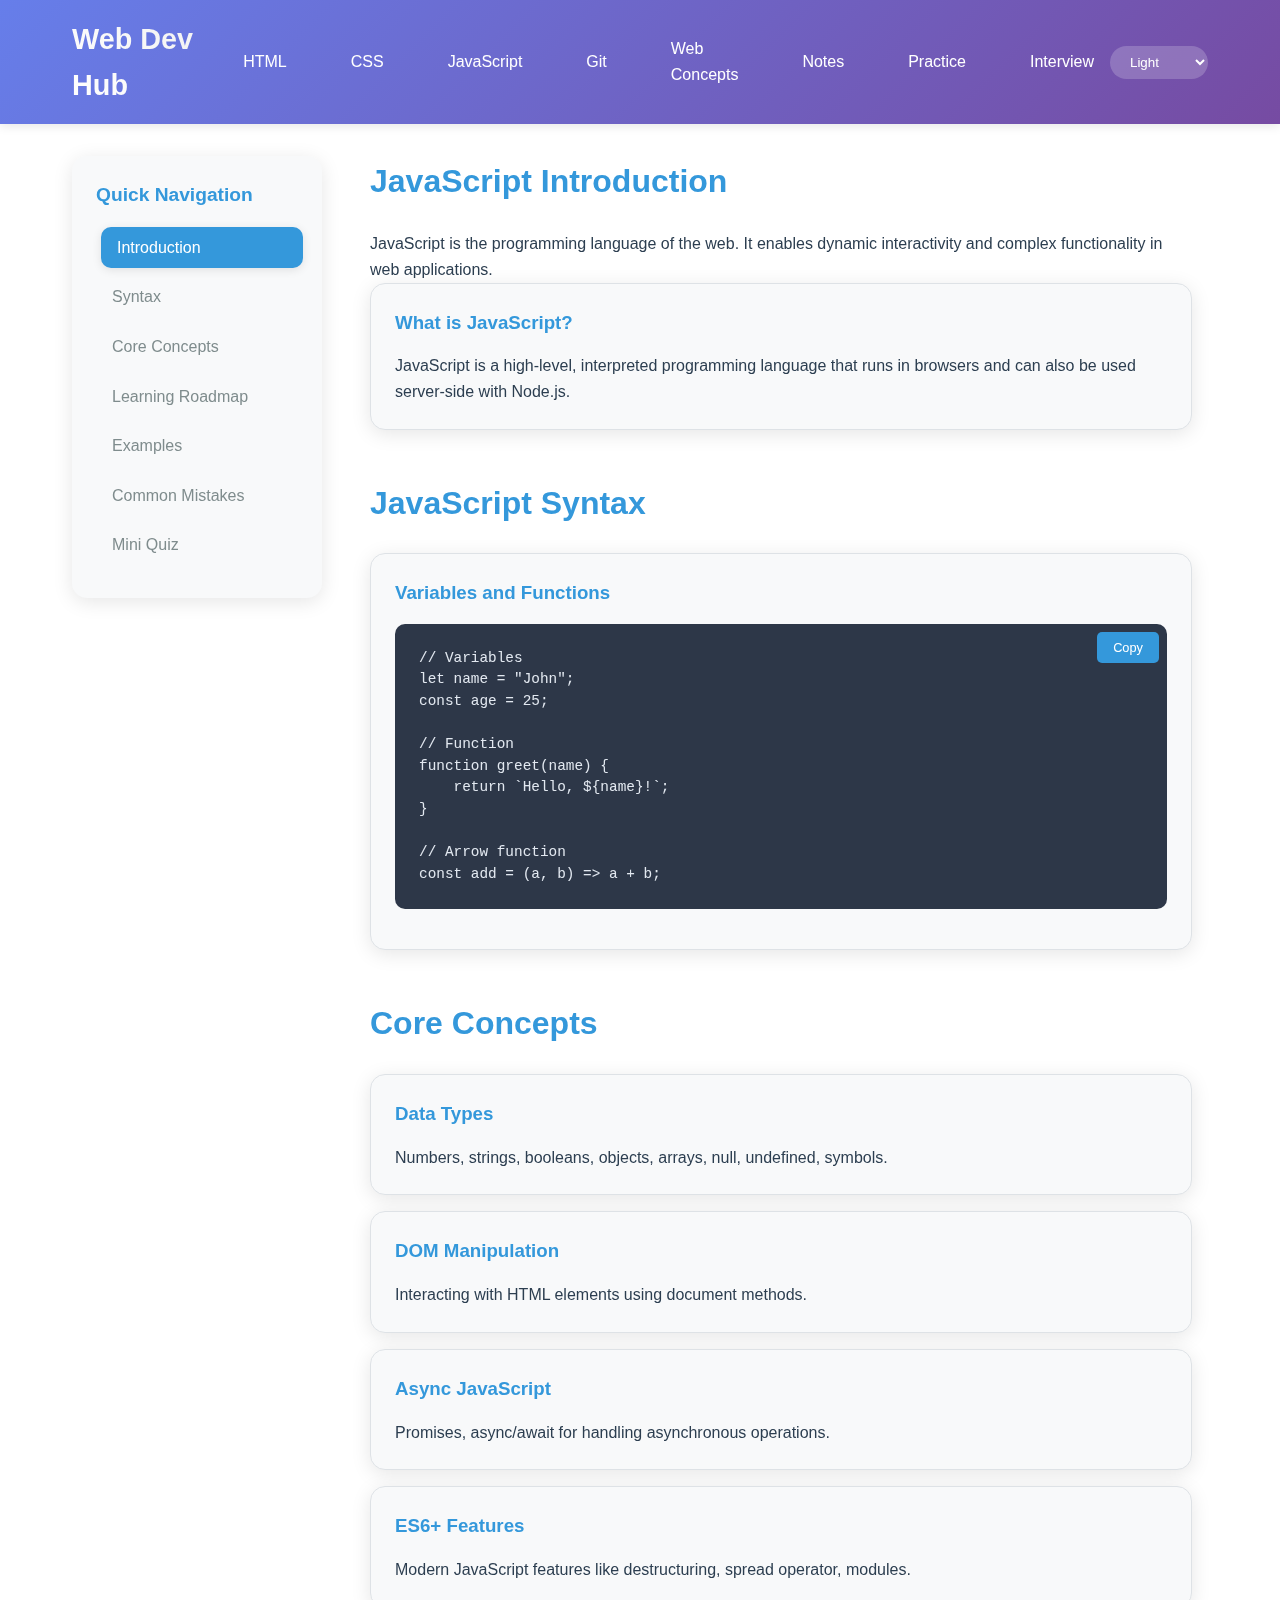
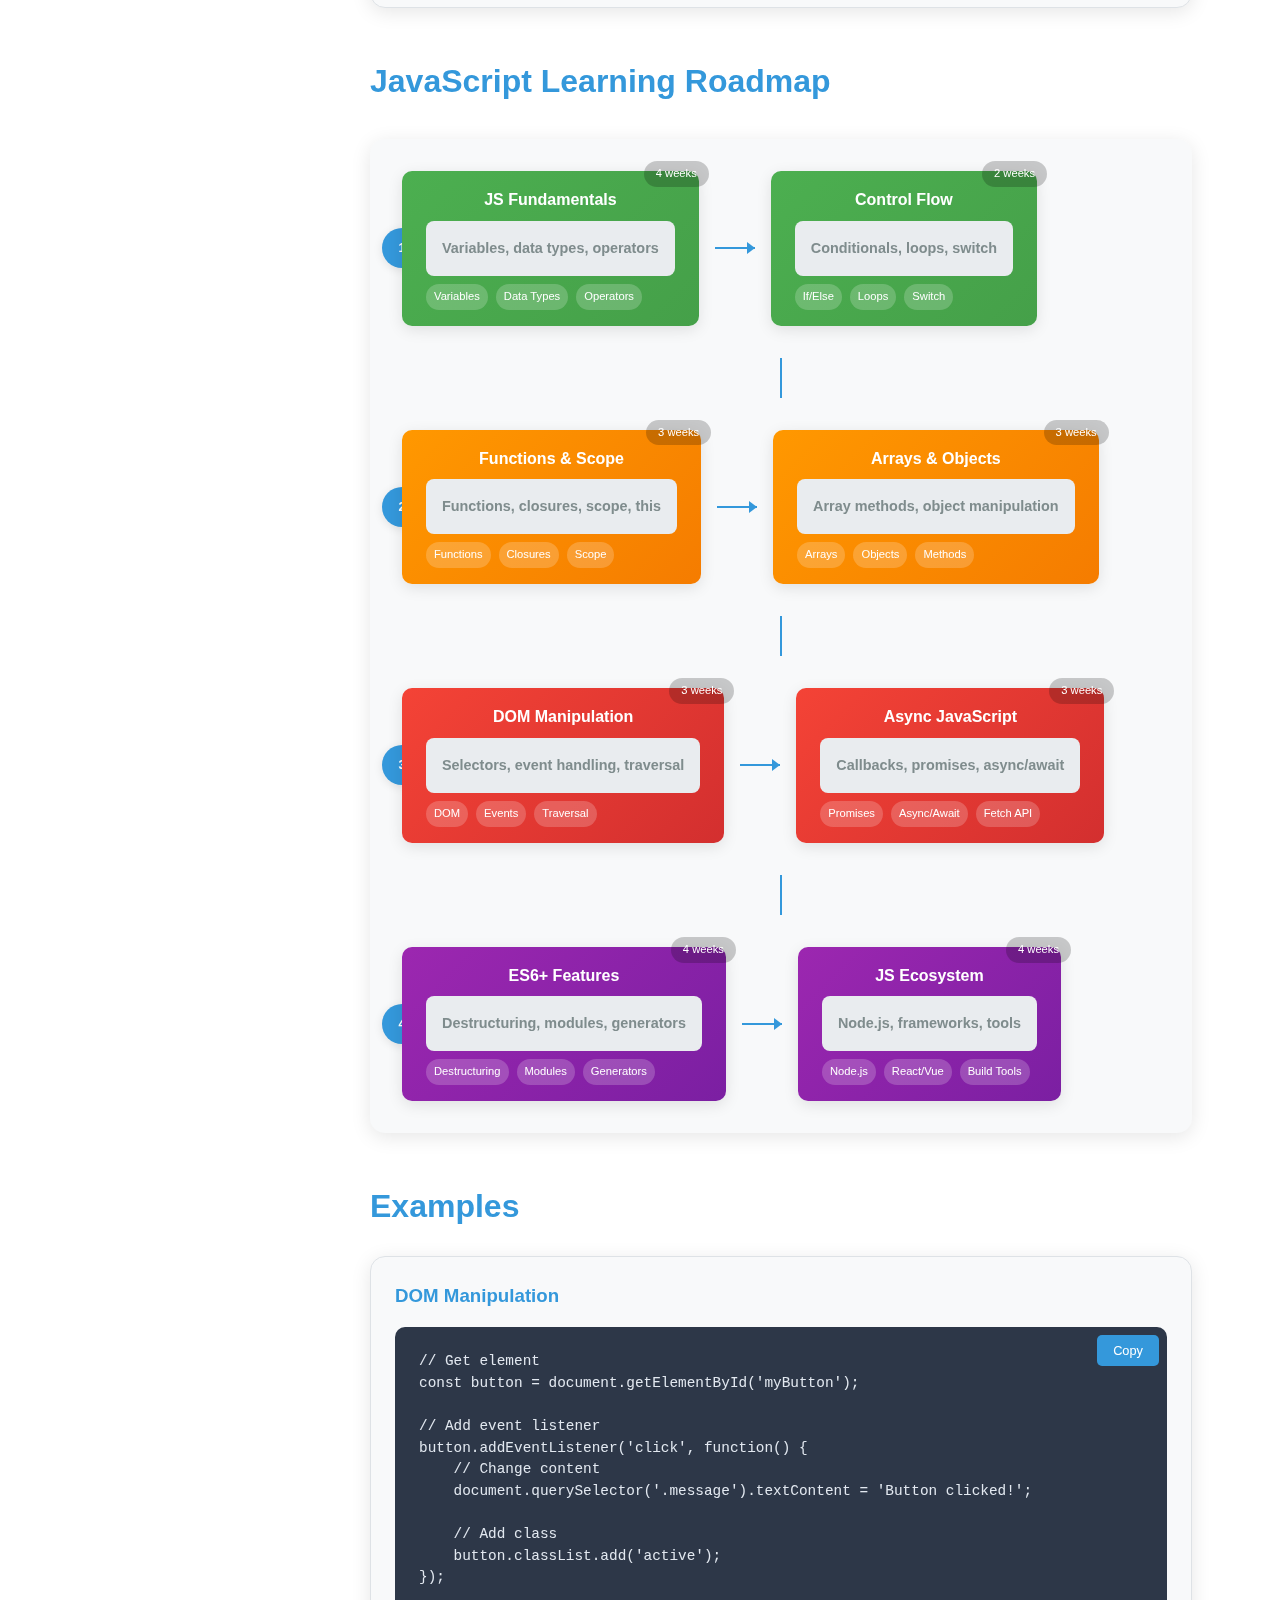
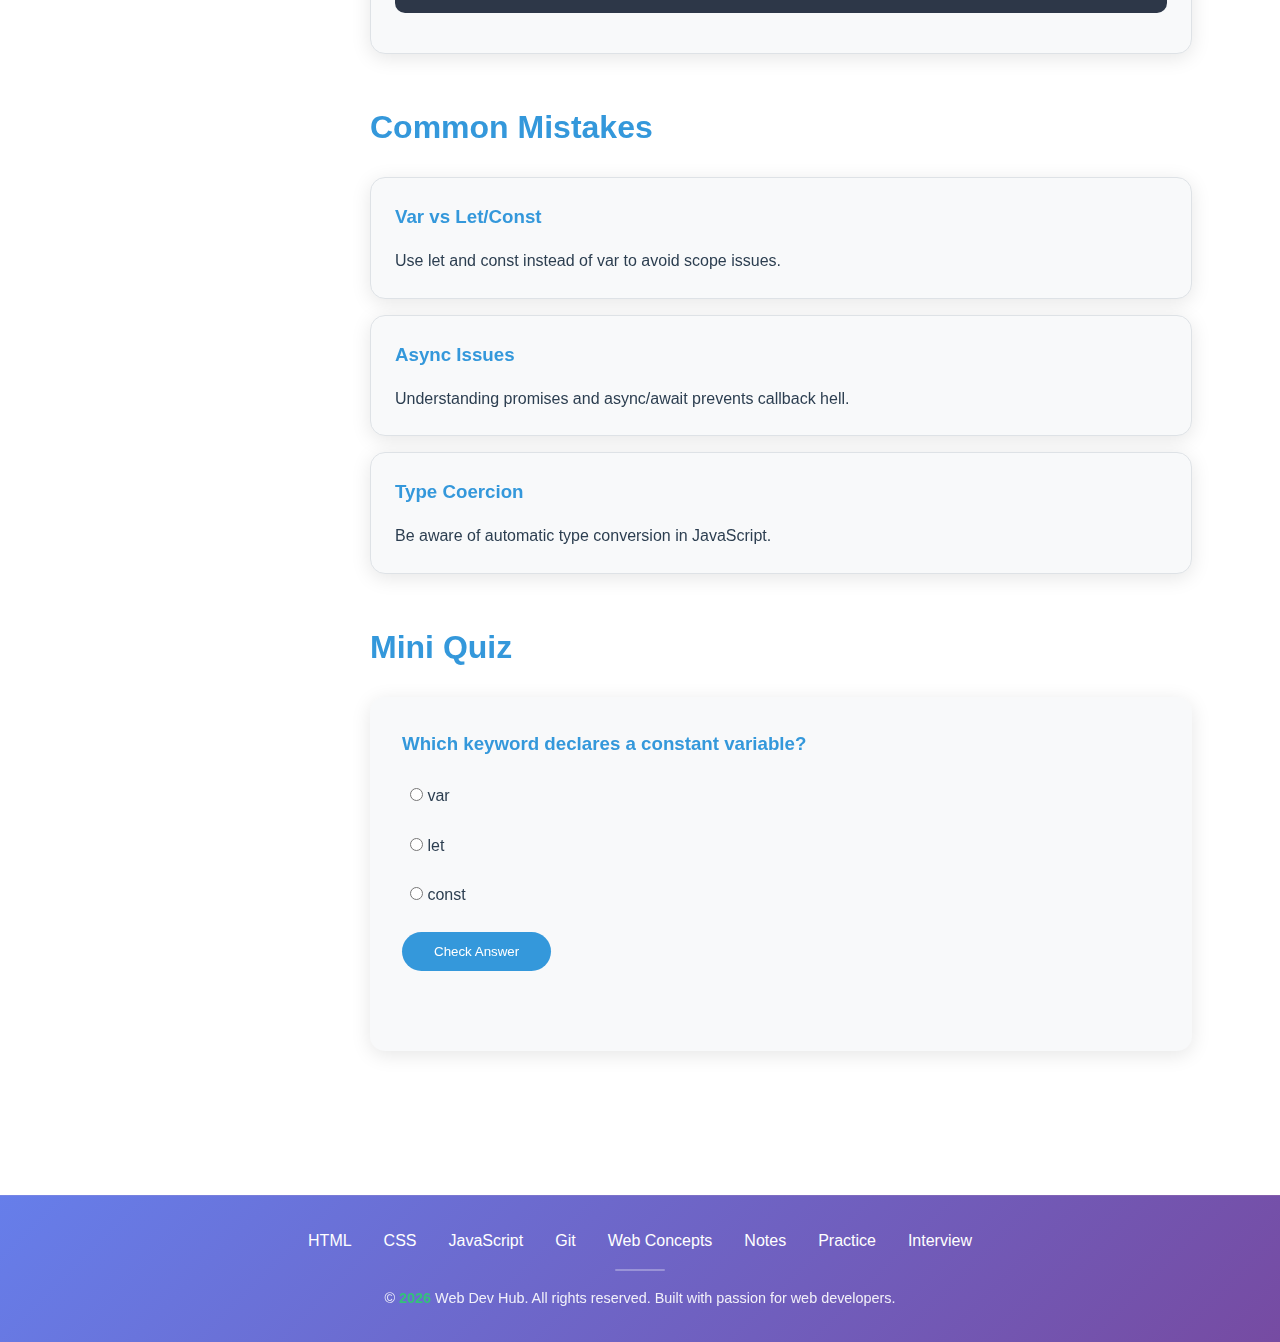
<file: javascript.html>
<!DOCTYPE html>
<html lang="en">
<head>
    <meta charset="UTF-8">
    <meta name="viewport" content="width=device-width, initial-scale=1.0">
    <title>JavaScript Learning Hub</title>
    <link rel="stylesheet" href="assets/css/style.css">
    <link rel="stylesheet" href="assets/css/themes.css">
</head>
<body>
    <header class="header">
        <div class="header-content">
            <h1 class="logo">Web Dev Hub</h1>
            <nav class="nav">
                <a href="index.html">HTML</a>
                <a href="css.html">CSS</a>
                <a href="javascript.html">JavaScript</a>
                <a href="git.html">Git</a>
                <a href="web-concepts.html">Web Concepts</a>
                <a href="notes.html">Notes</a>
                <a href="problem-solving.html">Practice</a>
                <a href="interview.html">Interview</a>
            </nav>
            <div class="theme-switcher">
                <select id="themeSelect">
                    <option value="light">Light</option>
                    <option value="dark">Dark</option>
                    <option value="neon">Neon</option>
                    <option value="minimal">Minimal</option>
                </select>
            </div>
        </div>
    </header>

    <div class="container">
        <aside class="sidebar">
            <h3>Quick Navigation</h3>
            <ul>
                <li><a href="#introduction">Introduction</a></li>
                <li><a href="#syntax">Syntax</a></li>
                <li><a href="#concepts">Core Concepts</a></li>
                <li><a href="#roadmap">Learning Roadmap</a></li>
                <li><a href="#examples">Examples</a></li>
                <li><a href="#mistakes">Common Mistakes</a></li>
                <li><a href="#quiz">Mini Quiz</a></li>
            </ul>
        </aside>

        <main class="main-content">
            <section id="introduction" class="content-section reveal">
                <h2>JavaScript Introduction</h2>
                <p>JavaScript is the programming language of the web. It enables dynamic interactivity and complex functionality in web applications.</p>
                <div class="card">
                    <h3>What is JavaScript?</h3>
                    <p>JavaScript is a high-level, interpreted programming language that runs in browsers and can also be used server-side with Node.js.</p>
                </div>
            </section>

            <section id="syntax" class="content-section reveal">
                <h2>JavaScript Syntax</h2>
                <div class="card">
                    <h3>Variables and Functions</h3>
                    <div class="code-block">
                        <pre><code>// Variables
let name = "John";
const age = 25;

// Function
function greet(name) {
    return `Hello, ${name}!`;
}

// Arrow function
const add = (a, b) => a + b;</code></pre>
                        <button class="copy-btn">Copy</button>
                    </div>
                </div>
            </section>

            <section id="concepts" class="content-section reveal">
                <h2>Core Concepts</h2>
                <div class="card">
                    <h3>Data Types</h3>
                    <p>Numbers, strings, booleans, objects, arrays, null, undefined, symbols.</p>
                </div>
                <div class="card">
                    <h3>DOM Manipulation</h3>
                    <p>Interacting with HTML elements using document methods.</p>
                </div>
                <div class="card">
                    <h3>Async JavaScript</h3>
                    <p>Promises, async/await for handling asynchronous operations.</p>
                </div>
                <div class="card">
                    <h3>ES6+ Features</h3>
                    <p>Modern JavaScript features like destructuring, spread operator, modules.</p>
                </div>
            </section>

            <section id="roadmap" class="content-section reveal">
                <h2>JavaScript Learning Roadmap</h2>
                <div class="roadmap">
                    <div class="roadmap-diagram">
                        <!-- Level 1: Fundamentals -->
                        <div class="roadmap-level">
                            <div class="roadmap-timeline">1</div>
                            <div class="roadmap-node beginner">
                                <div>JS Fundamentals</div>
                                <div class="roadmap-duration">4 weeks</div>
                                <div class="roadmap-topic-details">
                                    Variables, data types, operators
                                </div>
                                <div class="roadmap-skills">
                                    <span class="roadmap-skill">Variables</span>
                                    <span class="roadmap-skill">Data Types</span>
                                    <span class="roadmap-skill">Operators</span>
                                </div>
                            </div>
                            <div class="roadmap-arrow"></div>
                            <div class="roadmap-node beginner">
                                <div>Control Flow</div>
                                <div class="roadmap-duration">2 weeks</div>
                                <div class="roadmap-topic-details">
                                    Conditionals, loops, switch
                                </div>
                                <div class="roadmap-skills">
                                    <span class="roadmap-skill">If/Else</span>
                                    <span class="roadmap-skill">Loops</span>
                                    <span class="roadmap-skill">Switch</span>
                                </div>
                            </div>
                        </div>

                        <!-- Level 2: Functions & Arrays -->
                        <div class="roadmap-vertical-connector"></div>
                        <div class="roadmap-level">
                            <div class="roadmap-timeline">2</div>
                            <div class="roadmap-node intermediate">
                                <div>Functions & Scope</div>
                                <div class="roadmap-duration">3 weeks</div>
                                <div class="roadmap-topic-details">
                                    Functions, closures, scope, this
                                </div>
                                <div class="roadmap-skills">
                                    <span class="roadmap-skill">Functions</span>
                                    <span class="roadmap-skill">Closures</span>
                                    <span class="roadmap-skill">Scope</span>
                                </div>
                            </div>
                            <div class="roadmap-arrow"></div>
                            <div class="roadmap-node intermediate">
                                <div>Arrays & Objects</div>
                                <div class="roadmap-duration">3 weeks</div>
                                <div class="roadmap-topic-details">
                                    Array methods, object manipulation
                                </div>
                                <div class="roadmap-skills">
                                    <span class="roadmap-skill">Arrays</span>
                                    <span class="roadmap-skill">Objects</span>
                                    <span class="roadmap-skill">Methods</span>
                                </div>
                            </div>
                        </div>

                        <!-- Level 3: DOM & Events -->
                        <div class="roadmap-vertical-connector"></div>
                        <div class="roadmap-level">
                            <div class="roadmap-timeline">3</div>
                            <div class="roadmap-node advanced">
                                <div>DOM Manipulation</div>
                                <div class="roadmap-duration">3 weeks</div>
                                <div class="roadmap-topic-details">
                                    Selectors, event handling, traversal
                                </div>
                                <div class="roadmap-skills">
                                    <span class="roadmap-skill">DOM</span>
                                    <span class="roadmap-skill">Events</span>
                                    <span class="roadmap-skill">Traversal</span>
                                </div>
                            </div>
                            <div class="roadmap-arrow"></div>
                            <div class="roadmap-node advanced">
                                <div>Async JavaScript</div>
                                <div class="roadmap-duration">3 weeks</div>
                                <div class="roadmap-topic-details">
                                    Callbacks, promises, async/await
                                </div>
                                <div class="roadmap-skills">
                                    <span class="roadmap-skill">Promises</span>
                                    <span class="roadmap-skill">Async/Await</span>
                                    <span class="roadmap-skill">Fetch API</span>
                                </div>
                            </div>
                        </div>

                        <!-- Level 4: Advanced & Modern JS -->
                        <div class="roadmap-vertical-connector"></div>
                        <div class="roadmap-level">
                            <div class="roadmap-timeline">4</div>
                            <div class="roadmap-node expert">
                                <div>ES6+ Features</div>
                                <div class="roadmap-duration">4 weeks</div>
                                <div class="roadmap-topic-details">
                                    Destructuring, modules, generators
                                </div>
                                <div class="roadmap-skills">
                                    <span class="roadmap-skill">Destructuring</span>
                                    <span class="roadmap-skill">Modules</span>
                                    <span class="roadmap-skill">Generators</span>
                                </div>
                            </div>
                            <div class="roadmap-arrow"></div>
                            <div class="roadmap-node expert">
                                <div>JS Ecosystem</div>
                                <div class="roadmap-duration">4 weeks</div>
                                <div class="roadmap-topic-details">
                                    Node.js, frameworks, tools
                                </div>
                                <div class="roadmap-skills">
                                    <span class="roadmap-skill">Node.js</span>
                                    <span class="roadmap-skill">React/Vue</span>
                                    <span class="roadmap-skill">Build Tools</span>
                                </div>
                            </div>
                        </div>
                    </div>
                </div>
            </section>

            <section id="examples" class="content-section reveal">
                <h2>Examples</h2>
                <div class="card">
                    <h3>DOM Manipulation</h3>
                    <div class="code-block">
                        <pre><code>// Get element
const button = document.getElementById('myButton');

// Add event listener
button.addEventListener('click', function() {
    // Change content
    document.querySelector('.message').textContent = 'Button clicked!';
    
    // Add class
    button.classList.add('active');
});</code></pre>
                        <button class="copy-btn">Copy</button>
                    </div>
                </div>
            </section>

            <section id="mistakes" class="content-section reveal">
                <h2>Common Mistakes</h2>
                <div class="card">
                    <h3>Var vs Let/Const</h3>
                    <p>Use let and const instead of var to avoid scope issues.</p>
                </div>
                <div class="card">
                    <h3>Async Issues</h3>
                    <p>Understanding promises and async/await prevents callback hell.</p>
                </div>
                <div class="card">
                    <h3>Type Coercion</h3>
                    <p>Be aware of automatic type conversion in JavaScript.</p>
                </div>
            </section>

            <section id="quiz" class="content-section reveal">
                <h2>Mini Quiz</h2>
                <div class="quiz-container">
                    <div class="quiz-question">
                        <h3>Which keyword declares a constant variable?</h3>
                        <div class="quiz-options">
                            <label><input type="radio" name="q1" value="a"> var</label>
                            <label><input type="radio" name="q1" value="b"> let</label>
                            <label><input type="radio" name="q1" value="c"> const</label>
                        </div>
                        <button class="quiz-check">Check Answer</button>
                        <div class="quiz-feedback"></div>
                    </div>
                </div>
            </section>
        </main>
    </div>

    <footer class="footer">
        <div class="footer-content">
            <nav class="footer-links">
                <a href="index.html">HTML</a>
                <a href="css.html">CSS</a>
                <a href="javascript.html">JavaScript</a>
                <a href="git.html">Git</a>
                <a href="web-concepts.html">Web Concepts</a>
                <a href="notes.html">Notes</a>
                <a href="problem-solving.html">Practice</a>
                <a href="interview.html">Interview</a>
            </nav>
            <div class="footer-divider"></div>
            <div class="footer-copyright">
                © <span id="currentYear">2024</span> Web Dev Hub. All rights reserved. Built with passion for web developers.
            </div>
        </div>
    </footer>

    <script src="assets/js/main.js"></script>
    <script src="assets/js/theme.js"></script>
</body>
</html>
</file>
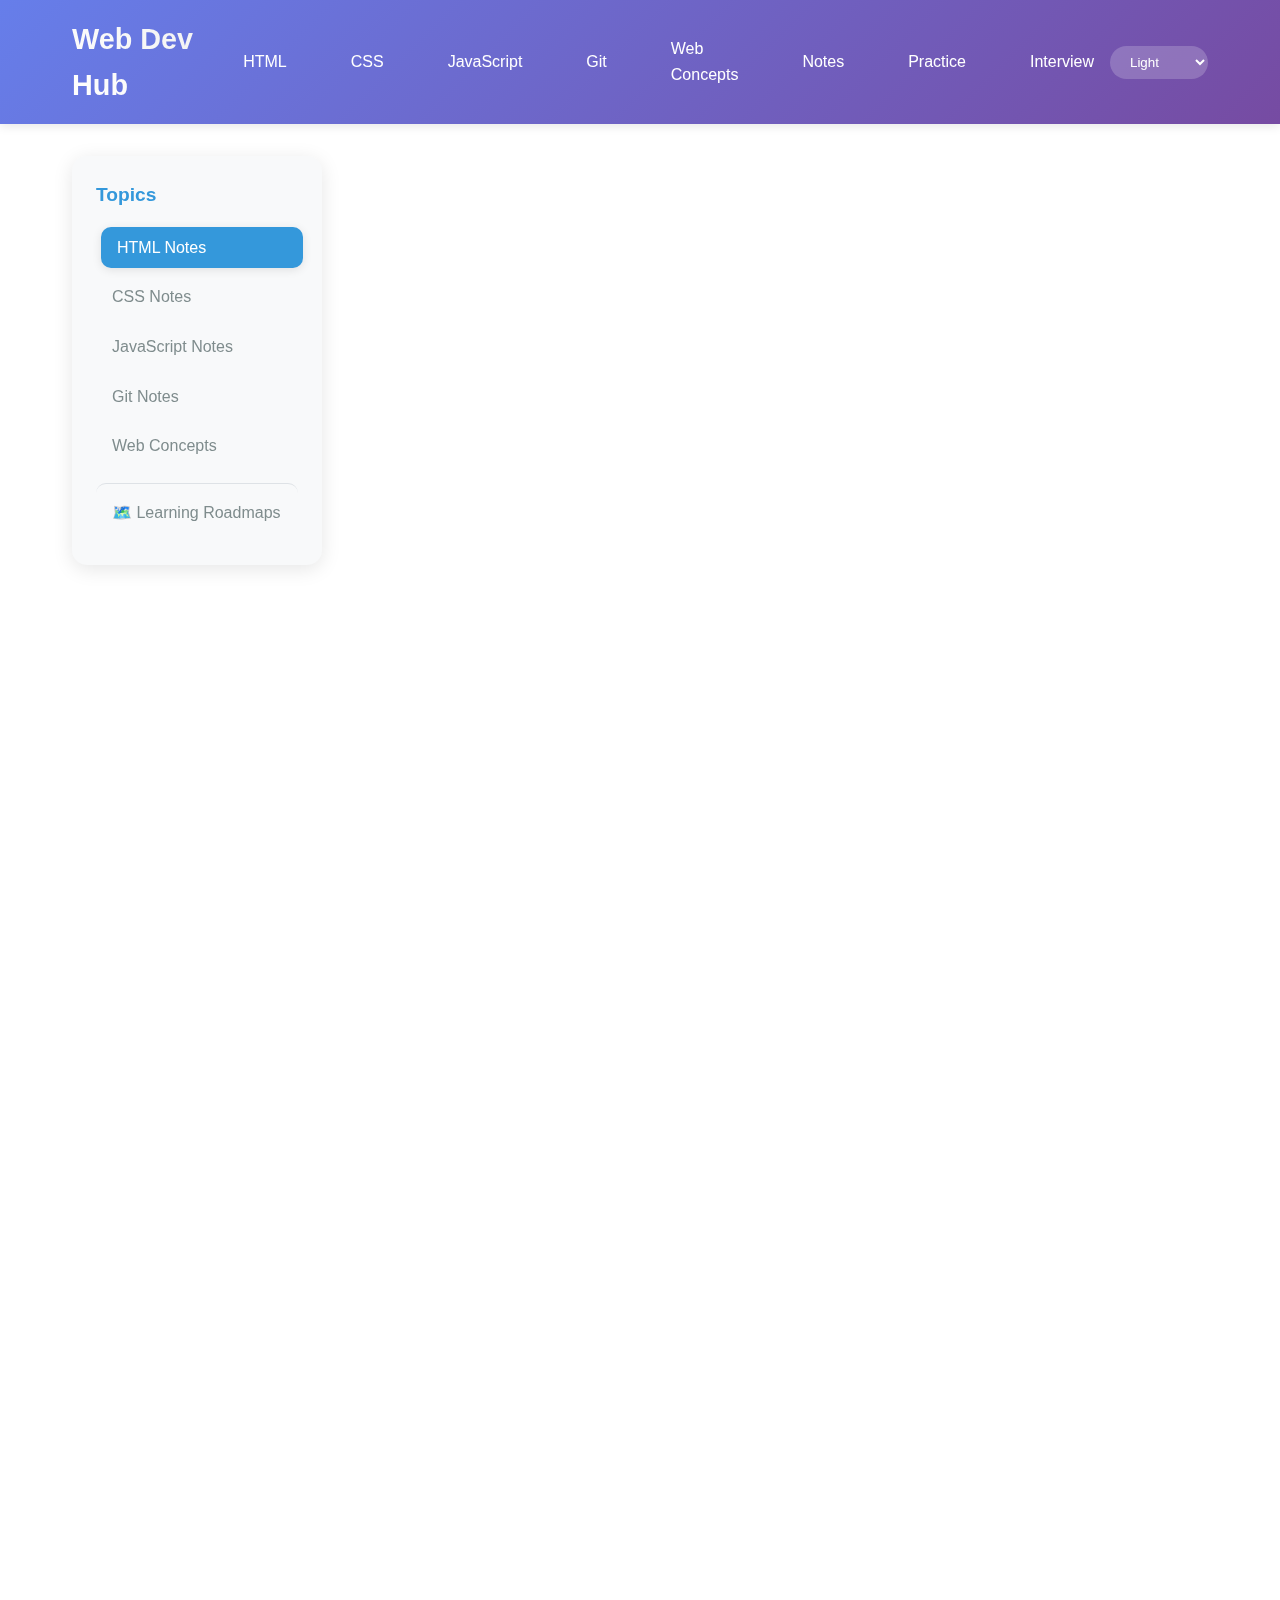
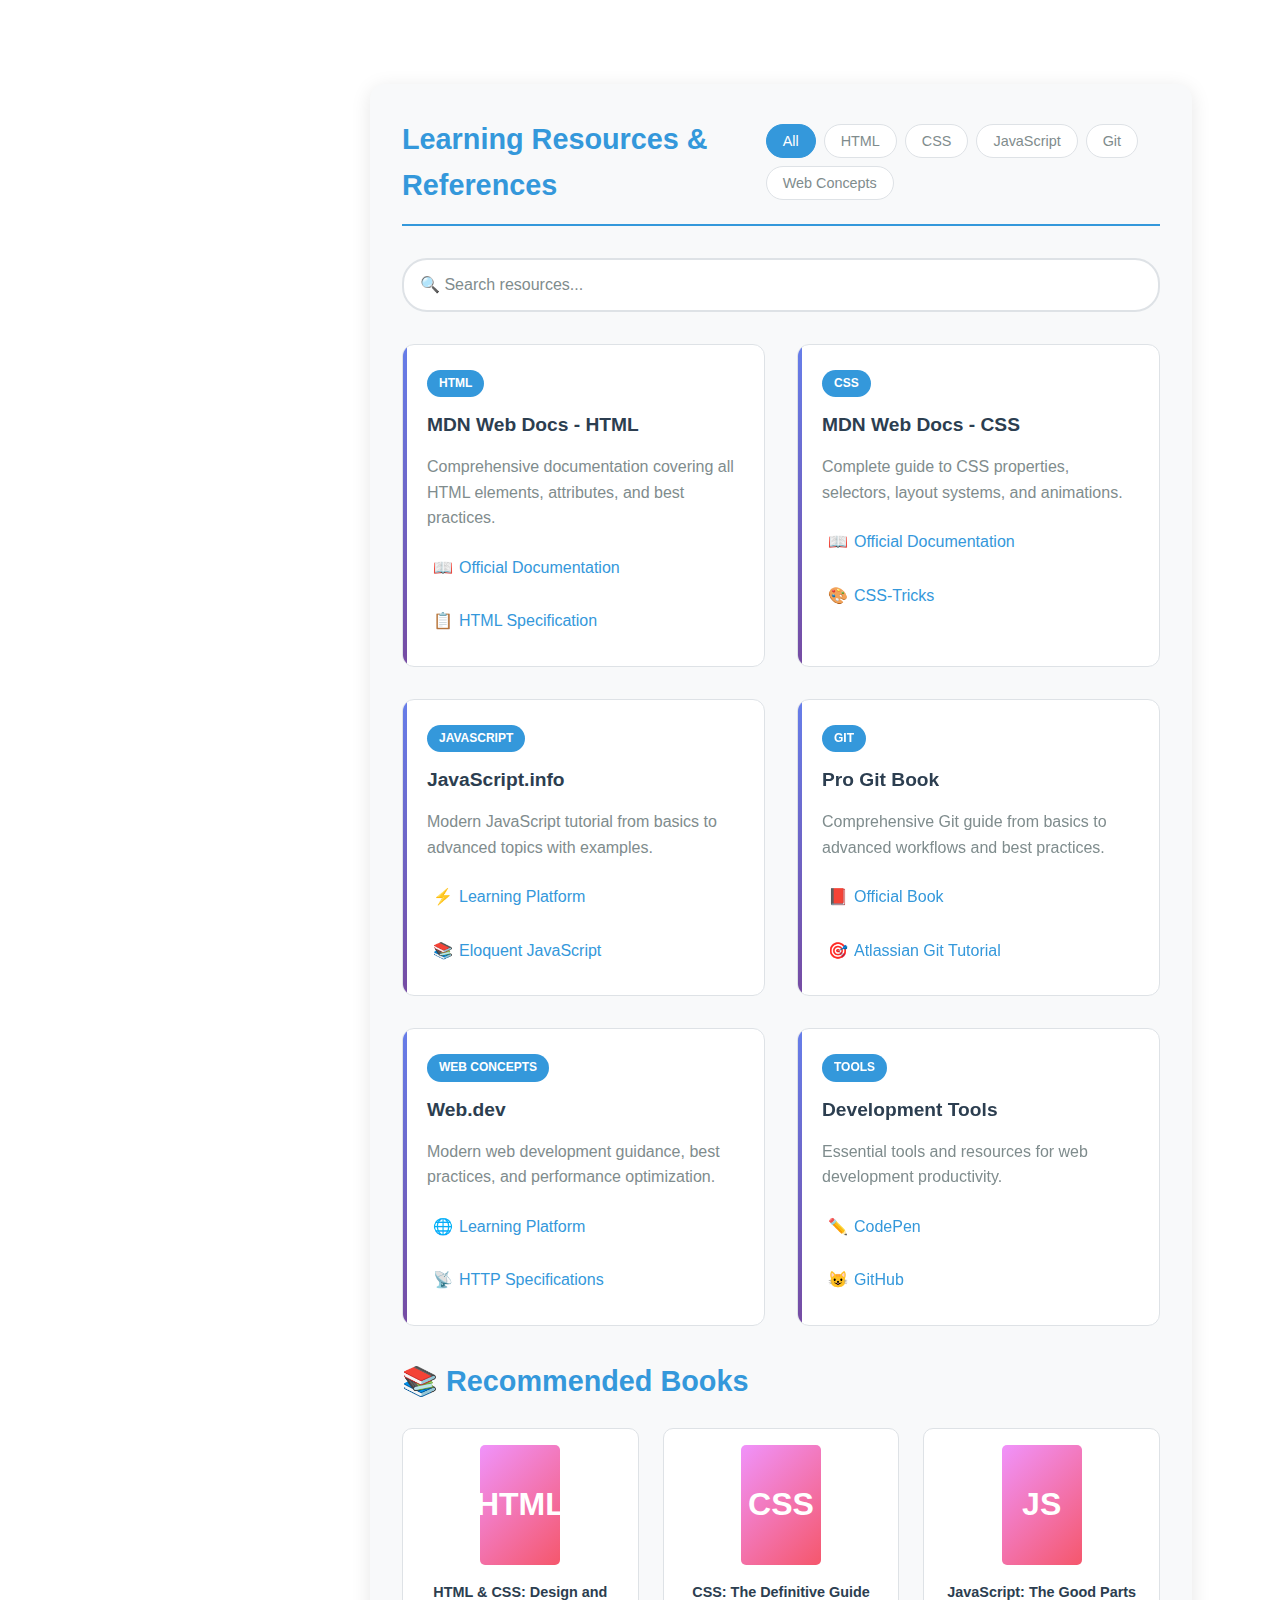
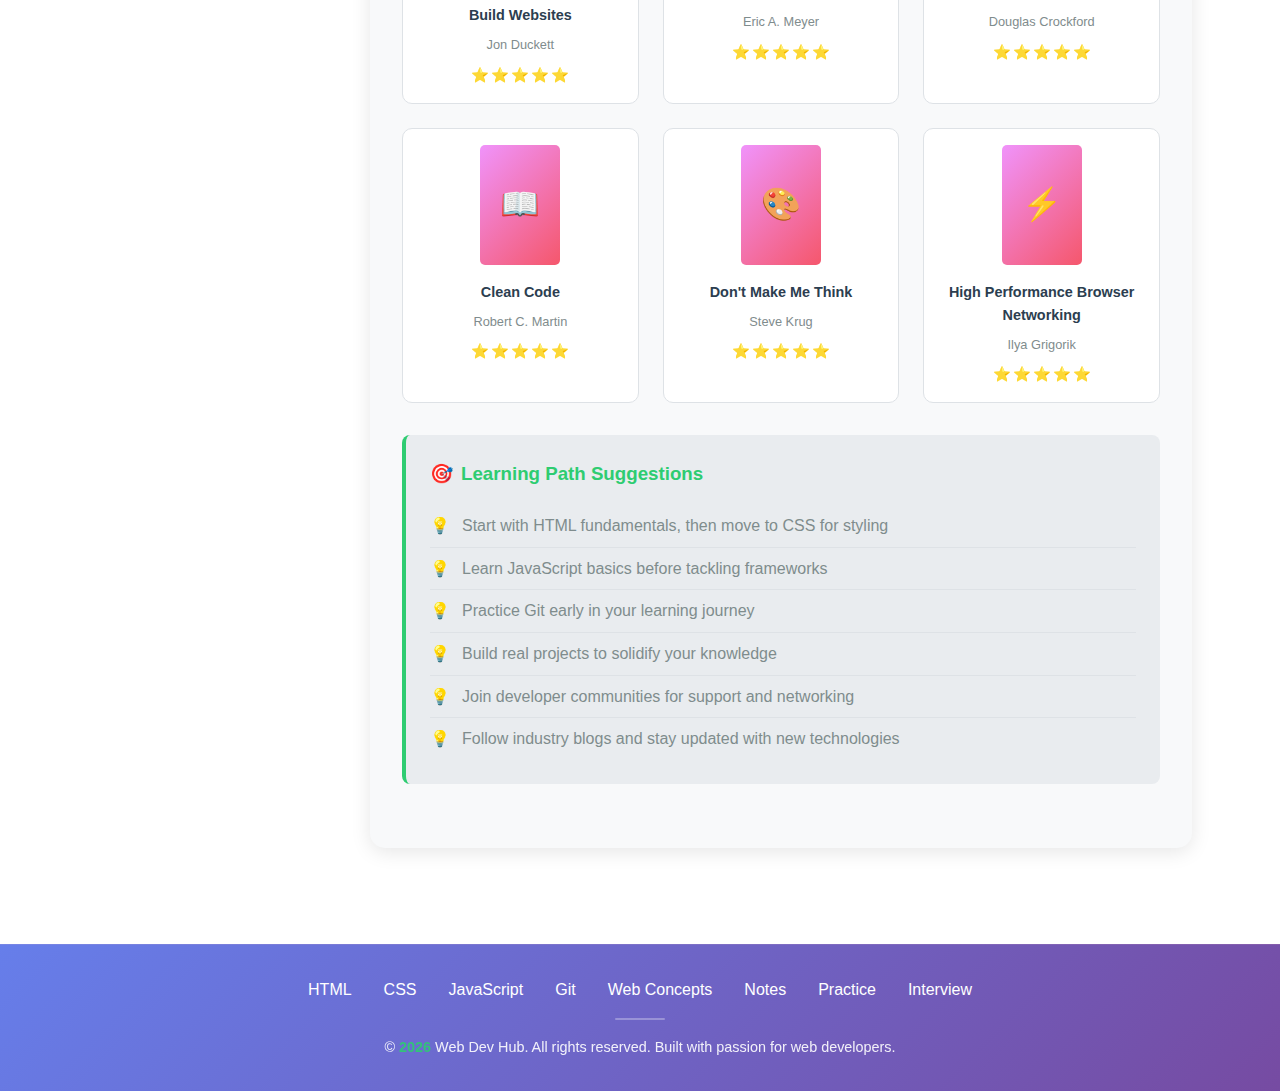
<file: notes.html>
<!DOCTYPE html>
<html lang="en">
<head>
    <meta charset="UTF-8">
    <meta name="viewport" content="width=device-width, initial-scale=1.0">
    <title>Programming Notes</title>
    <link rel="stylesheet" href="assets/css/style.css">
    <link rel="stylesheet" href="assets/css/themes.css">
</head>
<body>
    <header class="header">
        <div class="header-content">
            <h1 class="logo">Web Dev Hub</h1>
            <nav class="nav">
                <a href="index.html">HTML</a>
                <a href="css.html">CSS</a>
                <a href="javascript.html">JavaScript</a>
                <a href="git.html">Git</a>
                <a href="web-concepts.html">Web Concepts</a>
                <a href="notes.html">Notes</a>
                <a href="problem-solving.html">Practice</a>
                <a href="interview.html">Interview</a>
            </nav>
            <div class="theme-switcher">
                <select id="themeSelect">
                    <option value="light">Light</option>
                    <option value="dark">Dark</option>
                    <option value="neon">Neon</option>
                    <option value="minimal">Minimal</option>
                </select>
            </div>
        </div>
    </header>

    <div class="container">
        <aside class="sidebar">
            <h3>Topics</h3>
            <ul>
                <li><a href="#html-notes">HTML Notes</a></li>
                <li><a href="#css-notes">CSS Notes</a></li>
                <li><a href="#javascript-notes">JavaScript Notes</a></li>
                <li><a href="#git-notes">Git Notes</a></li>
                <li><a href="#web-concepts-notes">Web Concepts</a></li>
                <li><a href="#roadmap" style="margin-top: 1rem; padding-top: 1rem; border-top: 1px solid var(--border-color);">🗺️ Learning Roadmaps</a></li>
            </ul>
        </aside>

        <main class="main-content">
            <section id="html-notes" class="content-section">
                <h2>HTML Notes</h2>
                <div class="accordion">
                    <div class="accordion-item">
                        <button class="accordion-header">
                            <h3>Basic Structure</h3>
                            <span class="accordion-icon">▼</span>
                        </button>
                        <div class="accordion-content">
                            <div class="code-block">
                                <pre><code>&lt;!DOCTYPE html&gt;
&lt;html lang="en"&gt;
&lt;head&gt;
    &lt;meta charset="UTF-8"&gt;
    &lt;meta name="viewport" content="width=device-width, initial-scale=1.0"&gt;
    &lt;title&gt;Document&lt;/title&gt;
&lt;/head&gt;
&lt;body&gt;
    &lt;!-- Content goes here --&gt;
&lt;/body&gt;
&lt;/html&gt;</code></pre>
                                <button class="copy-btn">Copy</button>
                            </div>
                            <p>Every HTML document should start with DOCTYPE and have proper head and body sections.</p>
                        </div>
                    </div>

                    <div class="accordion-item">
                        <button class="accordion-header">
                            <h3>Common Tags</h3>
                            <span class="accordion-icon">▼</span>
                        </button>
                        <div class="accordion-content">
                            <div class="code-block">
                                <pre><code>&lt;h1&gt;Heading 1&lt;/h1&gt;
&lt;p&gt;Paragraph text&lt;/p&gt;
&lt;a href="#"&gt;Link&lt;/a&gt;
&lt;img src="image.jpg" alt="Description"&gt;
&lt;div&gt;Container&lt;/div&gt;
&lt;span&gt;Inline element&lt;/span&gt;
&lt;ul&gt;Unordered list&lt;/ul&gt;
&lt;ol&gt;Ordered list&lt;/ol&gt;</code></pre>
                                <button class="copy-btn">Copy</button>
                            </div>
                            <p>These are the most frequently used HTML tags for structuring content.</p>
                        </div>
                    </div>

                    <div class="accordion-item">
                        <button class="accordion-header">
                            <h3>Forms</h3>
                            <span class="accordion-icon">▼</span>
                        </button>
                        <div class="accordion-content">
                            <div class="code-block">
                                <pre><code>&lt;form action="/submit" method="post"&gt;
    &lt;label for="name"&gt;Name:&lt;/label&gt;
    &lt;input type="text" id="name" name="name" required&gt;
    
    &lt;label for="email"&gt;Email:&lt;/label&gt;
    &lt;input type="email" id="email" name="email" required&gt;
    
    &lt;label for="message"&gt;Message:&lt;/label&gt;
    &lt;textarea id="message" name="message"&gt;&lt;/textarea&gt;
    
    &lt;button type="submit"&gt;Submit&lt;/button&gt;
&lt;/form&gt;</code></pre>
                                <button class="copy-btn">Copy</button>
                            </div>
                            <p>Forms use various input types and require proper labels for accessibility.</p>
                        </div>
                    </div>
                </div>
            </section>

            <section id="css-notes" class="content-section">
                <h2>CSS Notes</h2>
                <div class="accordion">
                    <div class="accordion-item">
                        <button class="accordion-header">
                            <h3>Selectors</h3>
                            <span class="accordion-icon">▼</span>
                        </button>
                        <div class="accordion-content">
                            <div class="code-block">
                                <pre><code>/* Element selector */
p { color: blue; }

/* Class selector */
.highlight { background: yellow; }

/* ID selector */
#header { font-size: 24px; }

/* Descendant selector */
div p { margin: 10px; }

/* Attribute selector */
input[type="text"] { border: 1px solid #ccc; }

/* Pseudo-class */
a:hover { color: red; }</code></pre>
                                <button class="copy-btn">Copy</button>
                            </div>
                            <p>CSS selectors target HTML elements to apply styles.</p>
                        </div>
                    </div>

                    <div class="accordion-item">
                        <button class="accordion-header">
                            <h3>Flexbox</h3>
                            <span class="accordion-icon">▼</span>
                        </button>
                        <div class="accordion-content">
                            <div class="code-block">
                                <pre><code>.container {
    display: flex;
    justify-content: center;
    align-items: center;
    flex-direction: row;
    flex-wrap: wrap;
    gap: 20px;
}

.item {
    flex: 1 1 200px;
    align-self: flex-start;
}</code></pre>
                                <button class="copy-btn">Copy</button>
                            </div>
                            <p>Flexbox provides powerful layout capabilities for one-dimensional arrangements.</p>
                        </div>
                    </div>

                    <div class="accordion-item">
                        <button class="accordion-header">
                            <h3>Grid Layout</h3>
                            <span class="accordion-icon">▼</span>
                        </button>
                        <div class="accordion-content">
                            <div class="code-block">
                                <pre><code>.grid {
    display: grid;
    grid-template-columns: repeat(3, 1fr);
    grid-template-rows: auto;
    gap: 20px;
    grid-template-areas: 
        "header header header"
        "sidebar main main"
        "footer footer footer";
}</code></pre>
                                <button class="copy-btn">Copy</button>
                            </div>
                            <p>CSS Grid is perfect for two-dimensional layouts with complex structures.</p>
                        </div>
                    </div>
                </div>
            </section>

            <section id="javascript-notes" class="content-section">
                <h2>JavaScript Notes</h2>
                <div class="accordion">
                    <div class="accordion-item">
                        <button class="accordion-header">
                            <h3>Variables and Data Types</h3>
                            <span class="accordion-icon">▼</span>
                        </button>
                        <div class="accordion-content">
                            <div class="code-block">
                                <pre><code>// Variables
let name = "John";
const age = 25;
var city = "New York";

// Data types
let number = 42;
let string = "Hello";
let boolean = true;
let array = [1, 2, 3];
let object = { key: "value" };
let nullValue = null;
let undefinedValue = undefined;</code></pre>
                                <button class="copy-btn">Copy</button>
                            </div>
                            <p>JavaScript has dynamic typing with several primitive and reference types.</p>
                        </div>
                    </div>

                    <div class="accordion-item">
                        <button class="accordion-header">
                            <h3>Functions</h3>
                            <span class="accordion-icon">▼</span>
                        </button>
                        <div class="accordion-content">
                            <div class="code-block">
                                <pre><code>// Function declaration
function greet(name) {
    return `Hello, ${name}!`;
}

// Function expression
const add = function(a, b) {
    return a + b;
};

// Arrow function
const multiply = (a, b) => a * b;

// Arrow function with multiple lines
const calculate = (a, b, operation) => {
    if (operation === 'add') {
        return a + b;
    } else if (operation === 'multiply') {
        return a * b;
    }
};</code></pre>
                                <button class="copy-btn">Copy</button>
                            </div>
                            <p>Functions are first-class citizens in JavaScript with multiple declaration styles.</p>
                        </div>
                    </div>

                    <div class="accordion-item">
                        <button class="accordion-header">
                            <h3>DOM Manipulation</h3>
                            <span class="accordion-icon">▼</span>
                        </button>
                        <div class="accordion-content">
                            <div class="code-block">
                                <pre><code>// Select elements
const element = document.getElementById('myId');
const elements = document.querySelectorAll('.myClass');

// Modify content
element.textContent = 'New text';
element.innerHTML = '&lt;strong&gt;Bold text&lt;/strong&gt;';

// Modify styles
element.style.color = 'red';
element.classList.add('active');
element.classList.remove('hidden');

// Event listeners
element.addEventListener('click', function() {
    console.log('Element clicked!');
});

// Create elements
const newDiv = document.createElement('div');
newDiv.textContent = 'New element';
document.body.appendChild(newDiv);</code></pre>
                                <button class="copy-btn">Copy</button>
                            </div>
                            <p>DOM manipulation allows dynamic interaction with HTML elements.</p>
                        </div>
                    </div>
                </div>
            </section>
            </section>

            <!-- References Section -->
            <section class="references-section">
                <div class="references-header">
                    <h2 class="references-title">Learning Resources & References</h2>
                    <div class="language-filter">
                        <button class="filter-btn active" data-language="all">All</button>
                        <button class="filter-btn" data-language="html">HTML</button>
                        <button class="filter-btn" data-language="css">CSS</button>
                        <button class="filter-btn" data-language="javascript">JavaScript</button>
                        <button class="filter-btn" data-language="git">Git</button>
                        <button class="filter-btn" data-language="web">Web Concepts</button>
                    </div>
                </div>

                <div class="references-grid">
                    <!-- HTML References -->
                    <div class="reference-card" data-language="html">
                        <span class="reference-language">HTML</span>
                        <h3 class="reference-title">MDN Web Docs - HTML</h3>
                        <p class="reference-description">Comprehensive documentation covering all HTML elements, attributes, and best practices.</p>
                        <div class="reference-links">
                            <a href="https://developer.mozilla.org/en-US/docs/Web/HTML" target="_blank" class="reference-link">
                                <span class="reference-link-icon">📖</span>
                                Official Documentation
                            </a>
                            <a href="https://html.spec.whatwg.org/" target="_blank" class="reference-link">
                                <span class="reference-link-icon">📋</span>
                                HTML Specification
                            </a>
                        </div>
                    </div>

                    <!-- CSS References -->
                    <div class="reference-card" data-language="css">
                        <span class="reference-language">CSS</span>
                        <h3 class="reference-title">MDN Web Docs - CSS</h3>
                        <p class="reference-description">Complete guide to CSS properties, selectors, layout systems, and animations.</p>
                        <div class="reference-links">
                            <a href="https://developer.mozilla.org/en-US/docs/Web/CSS" target="_blank" class="reference-link">
                                <span class="reference-link-icon">📖</span>
                                Official Documentation
                            </a>
                            <a href="https://css-tricks.com/" target="_blank" class="reference-link">
                                <span class="reference-link-icon">🎨</span>
                                CSS-Tricks
                            </a>
                        </div>
                    </div>

                    <!-- JavaScript References -->
                    <div class="reference-card" data-language="javascript">
                        <span class="reference-language">JavaScript</span>
                        <h3 class="reference-title">JavaScript.info</h3>
                        <p class="reference-description">Modern JavaScript tutorial from basics to advanced topics with examples.</p>
                        <div class="reference-links">
                            <a href="https://javascript.info/" target="_blank" class="reference-link">
                                <span class="reference-link-icon">⚡</span>
                                Learning Platform
                            </a>
                            <a href="https://eloquentjavascript.net/" target="_blank" class="reference-link">
                                <span class="reference-link-icon">📚</span>
                                Eloquent JavaScript
                            </a>
                        </div>
                    </div>

                    <!-- Git References -->
                    <div class="reference-card" data-language="git">
                        <span class="reference-language">Git</span>
                        <h3 class="reference-title">Pro Git Book</h3>
                        <p class="reference-description">Comprehensive Git guide from basics to advanced workflows and best practices.</p>
                        <div class="reference-links">
                            <a href="https://git-scm.com/book" target="_blank" class="reference-link">
                                <span class="reference-link-icon">📕</span>
                                Official Book
                            </a>
                            <a href="https://www.atlassian.com/git/tutorials/" target="_blank" class="reference-link">
                                <span class="reference-link-icon">🎯</span>
                                Atlassian Git Tutorial
                            </a>
                        </div>
                    </div>

                    <!-- Web Concepts References -->
                    <div class="reference-card" data-language="web">
                        <span class="reference-language">Web Concepts</span>
                        <h3 class="reference-title">Web.dev</h3>
                        <p class="reference-description">Modern web development guidance, best practices, and performance optimization.</p>
                        <div class="reference-links">
                            <a href="https://web.dev/" target="_blank" class="reference-link">
                                <span class="reference-link-icon">🌐</span>
                                Learning Platform
                            </a>
                            <a href="https://httpwg.org/specs/" target="_blank" class="reference-link">
                                <span class="reference-link-icon">📡</span>
                                HTTP Specifications
                            </a>
                        </div>
                    </div>

                    <!-- Additional Tools -->
                    <div class="reference-card" data-language="tools">
                        <span class="reference-language">Tools</span>
                        <h3 class="reference-title">Development Tools</h3>
                        <p class="reference-description">Essential tools and resources for web development productivity.</p>
                        <div class="reference-links">
                            <a href="https://codepen.io/" target="_blank" class="reference-link">
                                <span class="reference-link-icon">✏️</span>
                                CodePen
                            </a>
                            <a href="https://github.com/" target="_blank" class="reference-link">
                                <span class="reference-link-icon">😺</span>
                                GitHub
                            </a>
                        </div>
                    </div>
                </div>

                <!-- Book Recommendations -->
                <div class="book-section">
                    <h2 class="references-title">📚 Recommended Books</h2>
                    <div class="book-grid">
                        <!-- HTML Books -->
                        <div class="book-card" data-category="html">
                            <div class="book-cover">HTML</div>
                            <div class="book-title">HTML & CSS: Design and Build Websites</div>
                            <div class="book-author">Jon Duckett</div>
                            <div class="book-rating">
                                <span class="star">⭐</span>
                                <span class="star">⭐</span>
                                <span class="star">⭐</span>
                                <span class="star">⭐</span>
                                <span class="star empty">⭐</span>
                            </div>
                        </div>

                        <!-- CSS Books -->
                        <div class="book-card" data-category="css">
                            <div class="book-cover">CSS</div>
                            <div class="book-title">CSS: The Definitive Guide</div>
                            <div class="book-author">Eric A. Meyer</div>
                            <div class="book-rating">
                                <span class="star">⭐</span>
                                <span class="star">⭐</span>
                                <span class="star">⭐</span>
                                <span class="star">⭐</span>
                                <span class="star">⭐</span>
                            </div>
                        </div>

                        <!-- JavaScript Books -->
                        <div class="book-card" data-category="javascript">
                            <div class="book-cover">JS</div>
                            <div class="book-title">JavaScript: The Good Parts</div>
                            <div class="book-author">Douglas Crockford</div>
                            <div class="book-rating">
                                <span class="star">⭐</span>
                                <span class="star">⭐</span>
                                <span class="star">⭐</span>
                                <span class="star">⭐</span>
                                <span class="star empty">⭐</span>
                            </div>
                        </div>

                        <!-- More Books -->
                        <div class="book-card" data-category="advanced">
                            <div class="book-cover">📖</div>
                            <div class="book-title">Clean Code</div>
                            <div class="book-author">Robert C. Martin</div>
                            <div class="book-rating">
                                <span class="star">⭐</span>
                                <span class="star">⭐</span>
                                <span class="star">⭐</span>
                                <span class="star">⭐</span>
                                <span class="star">⭐</span>
                            </div>
                        </div>

                        <div class="book-card" data-category="design">
                            <div class="book-cover">🎨</div>
                            <div class="book-title">Don't Make Me Think</div>
                            <div class="book-author">Steve Krug</div>
                            <div class="book-rating">
                                <span class="star">⭐</span>
                                <span class="star">⭐</span>
                                <span class="star">⭐</span>
                                <span class="star">⭐</span>
                                <span class="star">⭐</span>
                            </div>
                        </div>

                        <div class="book-card" data-category="performance">
                            <div class="book-cover">⚡</div>
                            <div class="book-title">High Performance Browser Networking</div>
                            <div class="book-author">Ilya Grigorik</div>
                            <div class="book-rating">
                                <span class="star">⭐</span>
                                <span class="star">⭐</span>
                                <span class="star">⭐</span>
                                <span class="star">⭐</span>
                                <span class="star empty">⭐</span>
                            </div>
                        </div>
                    </div>
                </div>

                <!-- Learning Suggestions -->
                <div class="suggestion-box">
                    <h3 class="suggestion-title">
                        <span>🎯</span>
                        Learning Path Suggestions
                    </h3>
                    <ul class="suggestion-list">
                        <li>Start with HTML fundamentals, then move to CSS for styling</li>
                        <li>Learn JavaScript basics before tackling frameworks</li>
                        <li>Practice Git early in your learning journey</li>
                        <li>Build real projects to solidify your knowledge</li>
                        <li>Join developer communities for support and networking</li>
                        <li>Follow industry blogs and stay updated with new technologies</li>
                    </ul>
                </div>
            </section>
        </main>
    </div>

    <footer class="footer">
        <div class="footer-content">
            <nav class="footer-links">
                <a href="index.html">HTML</a>
                <a href="css.html">CSS</a>
                <a href="javascript.html">JavaScript</a>
                <a href="git.html">Git</a>
                <a href="web-concepts.html">Web Concepts</a>
                <a href="notes.html">Notes</a>
                <a href="problem-solving.html">Practice</a>
                <a href="interview.html">Interview</a>
            </nav>
            <div class="footer-divider"></div>
            <div class="footer-copyright">
                © <span id="currentYear">2024</span> Web Dev Hub. All rights reserved. Built with passion for web developers.
            </div>
        </div>
    </footer>

    <script src="assets/js/main.js"></script>
    <script src="assets/js/theme.js"></script>
</body>
</html>
</file>
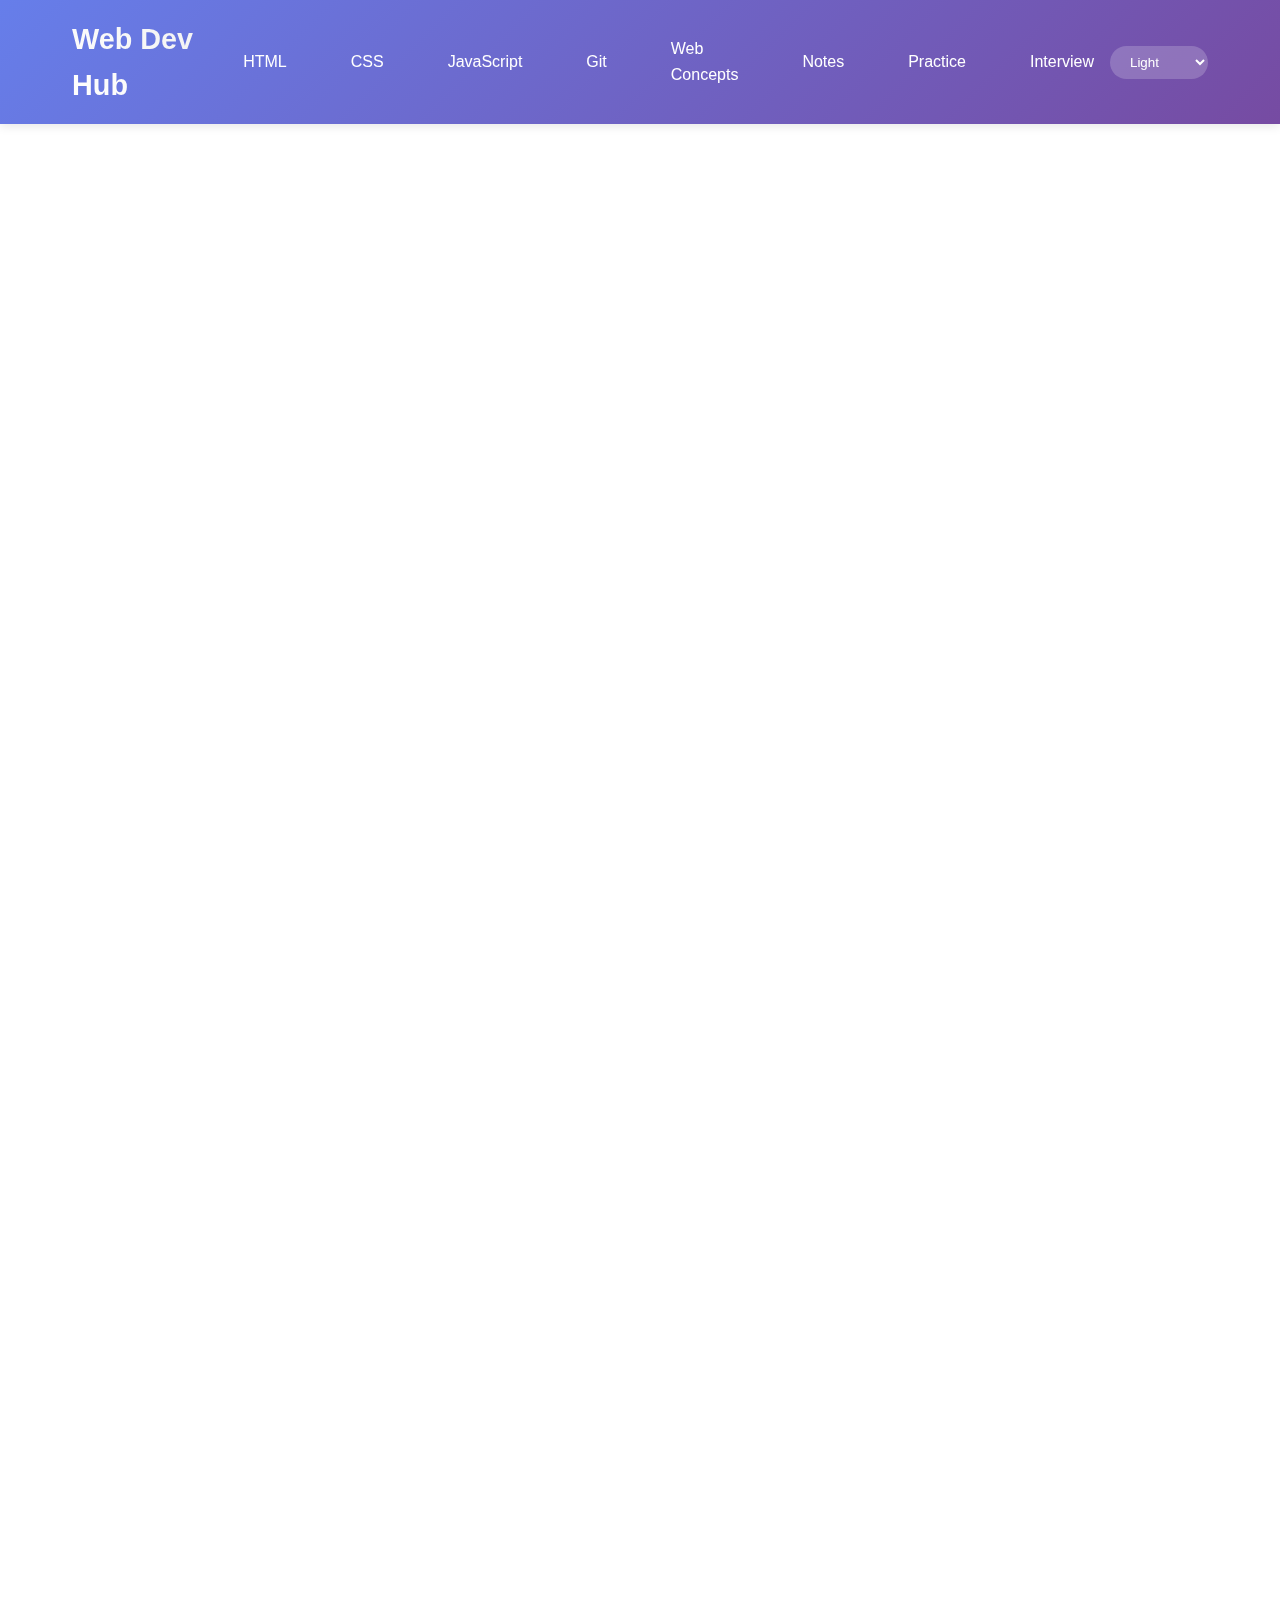
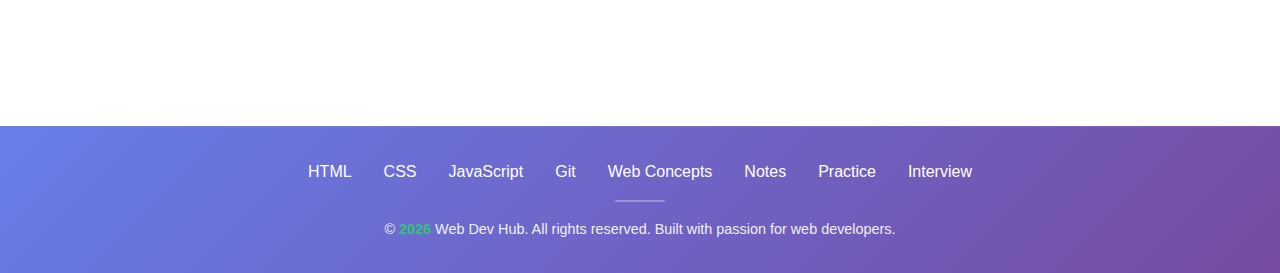
<file: problem-solving.html>
<!DOCTYPE html>
<html lang="en">
<head>
    <meta charset="UTF-8">
    <meta name="viewport" content="width=device-width, initial-scale=1.0">
    <title>Problem Solving Practice</title>
    <link rel="stylesheet" href="assets/css/style.css">
    <link rel="stylesheet" href="assets/css/themes.css">
</head>
<body>
    <header class="header">
        <div class="header-content">
            <h1 class="logo">Web Dev Hub</h1>
            <nav class="nav">
                <a href="index.html">HTML</a>
                <a href="css.html">CSS</a>
                <a href="javascript.html">JavaScript</a>
                <a href="git.html">Git</a>
                <a href="web-concepts.html">Web Concepts</a>
                <a href="notes.html">Notes</a>
                <a href="problem-solving.html">Practice</a>
                <a href="interview.html">Interview</a>
            </nav>
            <div class="theme-switcher">
                <select id="themeSelect">
                    <option value="light">Light</option>
                    <option value="dark">Dark</option>
                    <option value="neon">Neon</option>
                    <option value="minimal">Minimal</option>
                </select>
            </div>
        </div>
    </header>

    <div class="container">
        <main class="main-content">
            <section class="content-section">
                <h2>Problem Solving Practice</h2>
                <p>Test your skills with coding challenges of different difficulties.</p>
                
                <div class="difficulty-tabs">
                    <button class="tab-btn active" data-difficulty="easy">Easy</button>
                    <button class="tab-btn" data-difficulty="medium">Medium</button>
                    <button class="tab-btn" data-difficulty="hard">Hard</button>
                </div>

                <div id="easy-problems" class="problem-section active">
                    <div class="problem-card">
                        <h3>Reverse a String</h3>
                        <div class="problem-statement">
                            <p>Write a function that takes a string as input and returns the string reversed.</p>
                            <div class="example">
                                <h4>Example:</h4>
                                <div class="code-block">
                                    <pre><code>Input: "hello"
Output: "olleh"</code></pre>
                                    <button class="copy-btn">Copy</button>
                                </div>
                            </div>
                        </div>
                        <div class="problem-actions">
                            <button class="hint-toggle">Show Hint</button>
                            <button class="solution-toggle">Show Solution</button>
                        </div>
                        <div class="hint-content hidden">
                            <h4>Hint:</h4>
                            <p>Think about converting the string to an array, reversing it, and joining it back.</p>
                        </div>
                        <div class="solution-content hidden">
                            <h4>Solution:</h4>
                            <div class="code-block">
                                <pre><code>function reverseString(str) {
    return str.split('').reverse().join('');
}

// Alternative solution
function reverseString(str) {
    let reversed = '';
    for (let i = str.length - 1; i >= 0; i--) {
        reversed += str[i];
    }
    return reversed;
}</code></pre>
                                <button class="copy-btn">Copy</button>
                            </div>
                        </div>
                    </div>

                    <div class="problem-card">
                        <h3>Check for Palindrome</h3>
                        <div class="problem-statement">
                            <p>Write a function that checks if a given string is a palindrome (reads the same forwards and backwards).</p>
                            <div class="example">
                                <h4>Example:</h4>
                                <div class="code-block">
                                    <pre><code>Input: "racecar"
Output: true

Input: "hello"
Output: false</code></pre>
                                    <button class="copy-btn">Copy</button>
                                </div>
                            </div>
                        </div>
                        <div class="problem-actions">
                            <button class="hint-toggle">Show Hint</button>
                            <button class="solution-toggle">Show Solution</button>
                        </div>
                        <div class="hint-content hidden">
                            <h4>Hint:</h4>
                            <p>Compare the string with its reversed version. Don't forget to handle case sensitivity.</p>
                        </div>
                        <div class="solution-content hidden">
                            <h4>Solution:</h4>
                            <div class="code-block">
                                <pre><code>function isPalindrome(str) {
    const normalized = str.toLowerCase().replace(/[^a-z0-9]/g, '');
    return normalized === normalized.split('').reverse().join('');
}</code></pre>
                                <button class="copy-btn">Copy</button>
                            </div>
                        </div>
                    </div>
                </div>

                <div id="medium-problems" class="problem-section">
                    <div class="problem-card">
                        <h3>Two Sum Problem</h3>
                        <div class="problem-statement">
                            <p>Given an array of integers and a target sum, find two numbers that add up to the target.</p>
                            <div class="example">
                                <h4>Example:</h4>
                                <div class="code-block">
                                    <pre><code>Input: [2, 7, 11, 15], target = 9
Output: [0, 1] (indices of 2 and 7)</code></pre>
                                    <button class="copy-btn">Copy</button>
                                </div>
                            </div>
                        </div>
                        <div class="problem-actions">
                            <button class="hint-toggle">Show Hint</button>
                            <button class="solution-toggle">Show Solution</button>
                        </div>
                        <div class="hint-content hidden">
                            <h4>Hint:</h4>
                            <p>Use a hash map to store previously seen numbers and their indices.</p>
                        </div>
                        <div class="solution-content hidden">
                            <h4>Solution:</h4>
                            <div class="code-block">
                                <pre><code>function twoSum(nums, target) {
    const map = new Map();
    
    for (let i = 0; i < nums.length; i++) {
        const complement = target - nums[i];
        
        if (map.has(complement)) {
            return [map.get(complement), i];
        }
        
        map.set(nums[i], i);
    }
    
    return [];
}</code></pre>
                                <button class="copy-btn">Copy</button>
                            </div>
                        </div>
                    </div>

                    <div class="problem-card">
                        <h3>Valid Parentheses</h3>
                        <div class="problem-statement">
                            <p>Check if a string containing only parentheses, brackets, and braces is valid.</p>
                            <div class="example">
                                <h4>Example:</h4>
                                <div class="code-block">
                                    <pre><code>Input: "()[]{}"
Output: true

Input: "([)]"
Output: false</code></pre>
                                    <button class="copy-btn">Copy</button>
                                </div>
                            </div>
                        </div>
                        <div class="problem-actions">
                            <button class="hint-toggle">Show Hint</button>
                            <button class="solution-toggle">Show Solution</button>
                        </div>
                        <div class="hint-content hidden">
                            <h4>Hint:</h4>
                            <p>Use a stack to keep track of opening brackets and match them with closing brackets.</p>
                        </div>
                        <div class="solution-content hidden">
                            <h4>Solution:</h4>
                            <div class="code-block">
                                <pre><code>function isValidParentheses(s) {
    const stack = [];
    const pairs = { '(': ')', '{': '}', '[': ']' };
    
    for (let char of s) {
        if (pairs[char]) {
            stack.push(char);
        } else {
            const last = stack.pop();
            if (!last || pairs[last] !== char) {
                return false;
            }
        }
    }
    
    return stack.length === 0;
}</code></pre>
                                <button class="copy-btn">Copy</button>
                            </div>
                        </div>
                    </div>
                </div>

                <div id="hard-problems" class="problem-section">
                    <div class="problem-card">
                        <h3>Merge Sort Implementation</h3>
                        <div class="problem-statement">
                            <p>Implement the merge sort algorithm to sort an array of numbers.</p>
                            <div class="example">
                                <h4>Example:</h4>
                                <div class="code-block">
                                    <pre><code>Input: [64, 34, 25, 12, 22, 11, 90]
Output: [11, 12, 22, 25, 34, 64, 90]</code></pre>
                                    <button class="copy-btn">Copy</button>
                                </div>
                            </div>
                        </div>
                        <div class="problem-actions">
                            <button class="hint-toggle">Show Hint</button>
                            <button class="solution-toggle">Show Solution</button>
                        </div>
                        <div class="hint-content hidden">
                            <h4>Hint:</h4>
                            <p>Merge sort uses divide and conquer. Split the array recursively and merge sorted subarrays.</p>
                        </div>
                        <div class="solution-content hidden">
                            <h4>Solution:</h4>
                            <div class="code-block">
                                <pre><code>function mergeSort(arr) {
    if (arr.length <= 1) {
        return arr;
    }
    
    const mid = Math.floor(arr.length / 2);
    const left = mergeSort(arr.slice(0, mid));
    const right = mergeSort(arr.slice(mid));
    
    return merge(left, right);
}

function merge(left, right) {
    const result = [];
    let leftIndex = 0;
    let rightIndex = 0;
    
    while (leftIndex < left.length && rightIndex < right.length) {
        if (left[leftIndex] < right[rightIndex]) {
            result.push(left[leftIndex]);
            leftIndex++;
        } else {
            result.push(right[rightIndex]);
            rightIndex++;
        }
    }
    
    return result.concat(left.slice(leftIndex)).concat(right.slice(rightIndex));
}</code></pre>
                                <button class="copy-btn">Copy</button>
                            </div>
                        </div>
                    </div>

                    <div class="problem-card">
                        <h3>Binary Search Tree Implementation</h3>
                        <div class="problem-statement">
                            <p>Implement a binary search tree with insert, search, and delete operations.</p>
                            <div class="example">
                                <h4>Example:</h4>
                                <div class="code-block">
                                    <pre><code>Insert: [50, 30, 70, 20, 40]
Search: 40 -> true
Search: 25 -> false</code></pre>
                                    <button class="copy-btn">Copy</button>
                                </div>
                            </div>
                        </div>
                        <div class="problem-actions">
                            <button class="hint-toggle">Show Hint</button>
                            <button class="solution-toggle">Show Solution</button>
                        </div>
                        <div class="hint-content hidden">
                            <h4>Hint:</h4>
                            <p>Create a Node class with left and right pointers. Implement recursive methods for each operation.</p>
                        </div>
                        <div class="solution-content hidden">
                            <h4>Solution:</h4>
                            <div class="code-block">
                                <pre><code>class Node {
    constructor(value) {
        this.value = value;
        this.left = null;
        this.right = null;
    }
}

class BinarySearchTree {
    constructor() {
        this.root = null;
    }
    
    insert(value) {
        const newNode = new Node(value);
        if (!this.root) {
            this.root = newNode;
            return;
        }
        
        let current = this.root;
        while (true) {
            if (value < current.value) {
                if (!current.left) {
                    current.left = newNode;
                    return;
                }
                current = current.left;
            } else {
                if (!current.right) {
                    current.right = newNode;
                    return;
                }
                current = current.right;
            }
        }
    }
    
    search(value) {
        let current = this.root;
        while (current) {
            if (value === current.value) return true;
            if (value < current.value) {
                current = current.left;
            } else {
                current = current.right;
            }
        }
        return false;
    }
}</code></pre>
                                <button class="copy-btn">Copy</button>
                            </div>
                        </div>
                    </div>
                </div>
            </section>
        </main>
    </div>

    <footer class="footer">
        <div class="footer-content">
            <nav class="footer-links">
                <a href="index.html">HTML</a>
                <a href="css.html">CSS</a>
                <a href="javascript.html">JavaScript</a>
                <a href="git.html">Git</a>
                <a href="web-concepts.html">Web Concepts</a>
                <a href="notes.html">Notes</a>
                <a href="problem-solving.html">Practice</a>
                <a href="interview.html">Interview</a>
            </nav>
            <div class="footer-divider"></div>
            <div class="footer-copyright">
                © <span id="currentYear">2024</span> Web Dev Hub. All rights reserved. Built with passion for web developers.
            </div>
        </div>
    </footer>

    <script src="assets/js/main.js"></script>
    <script src="assets/js/theme.js"></script>
</body>
</html>
</file>
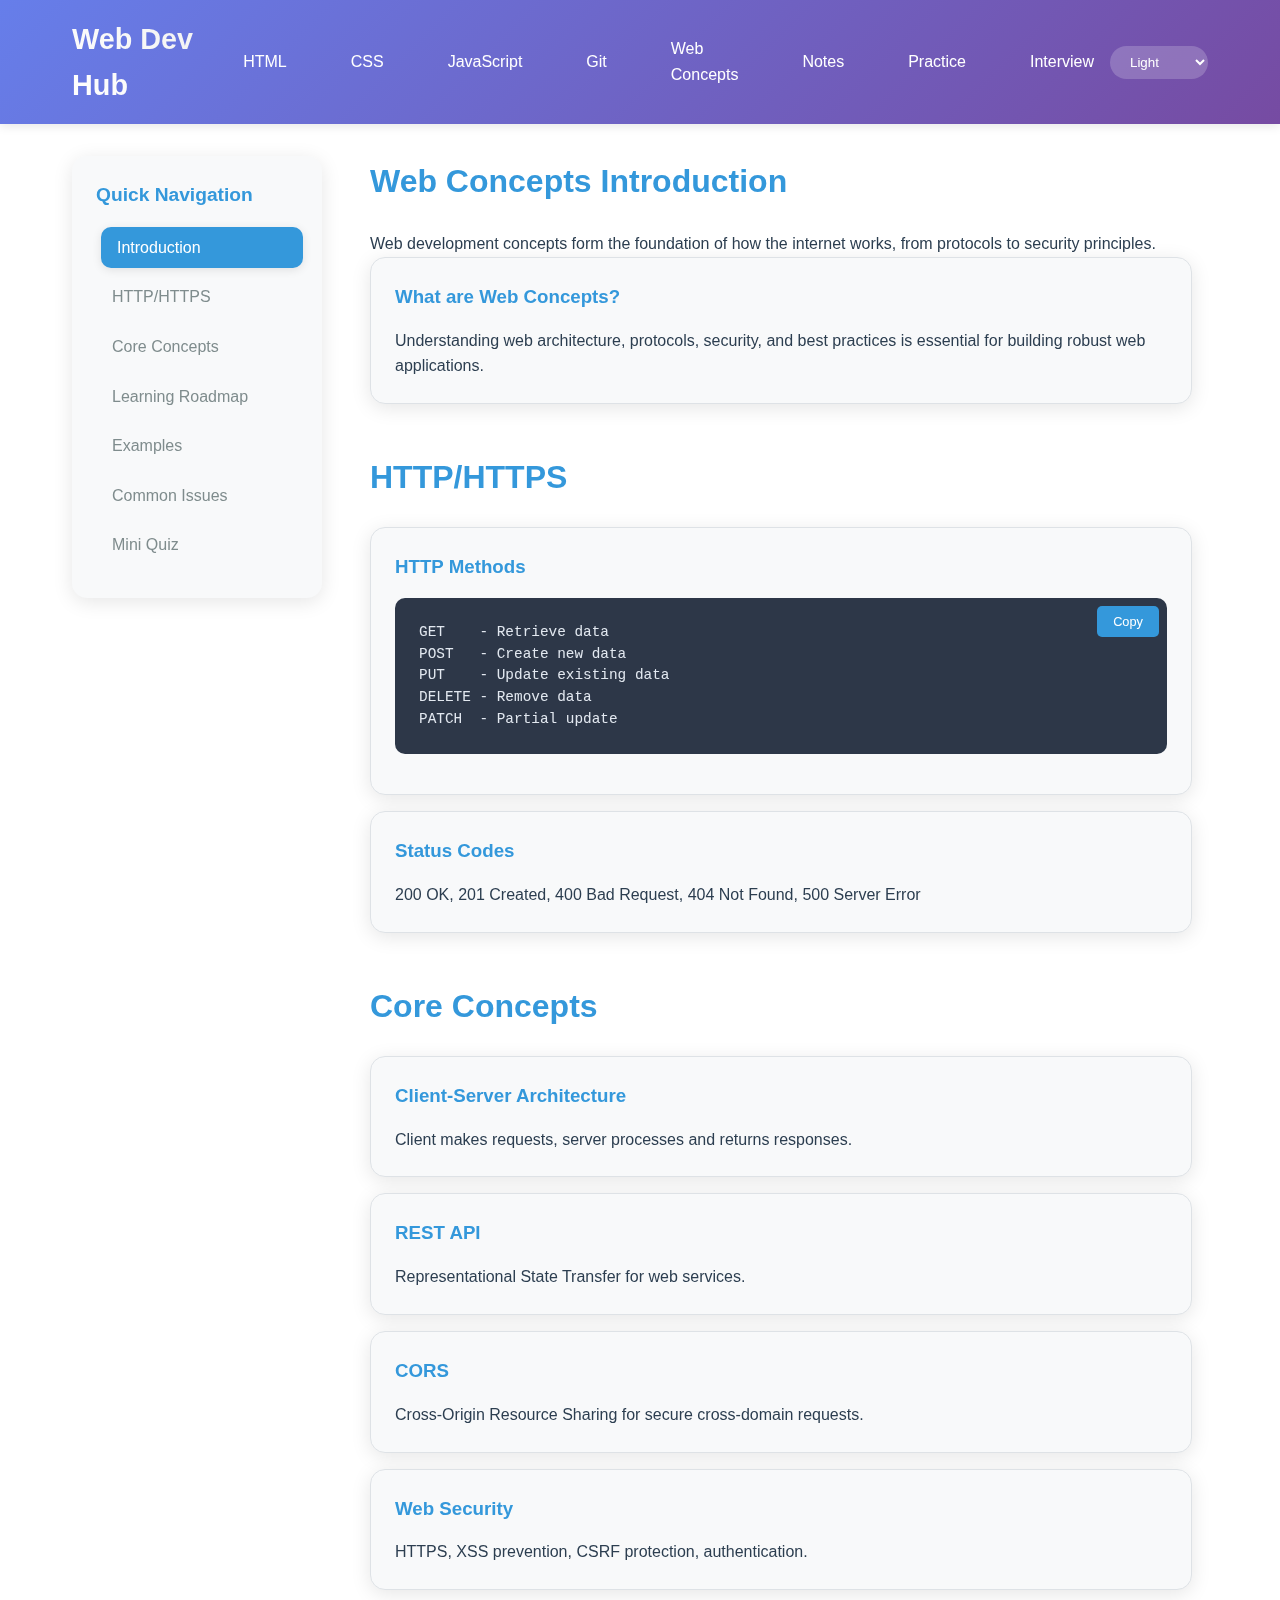
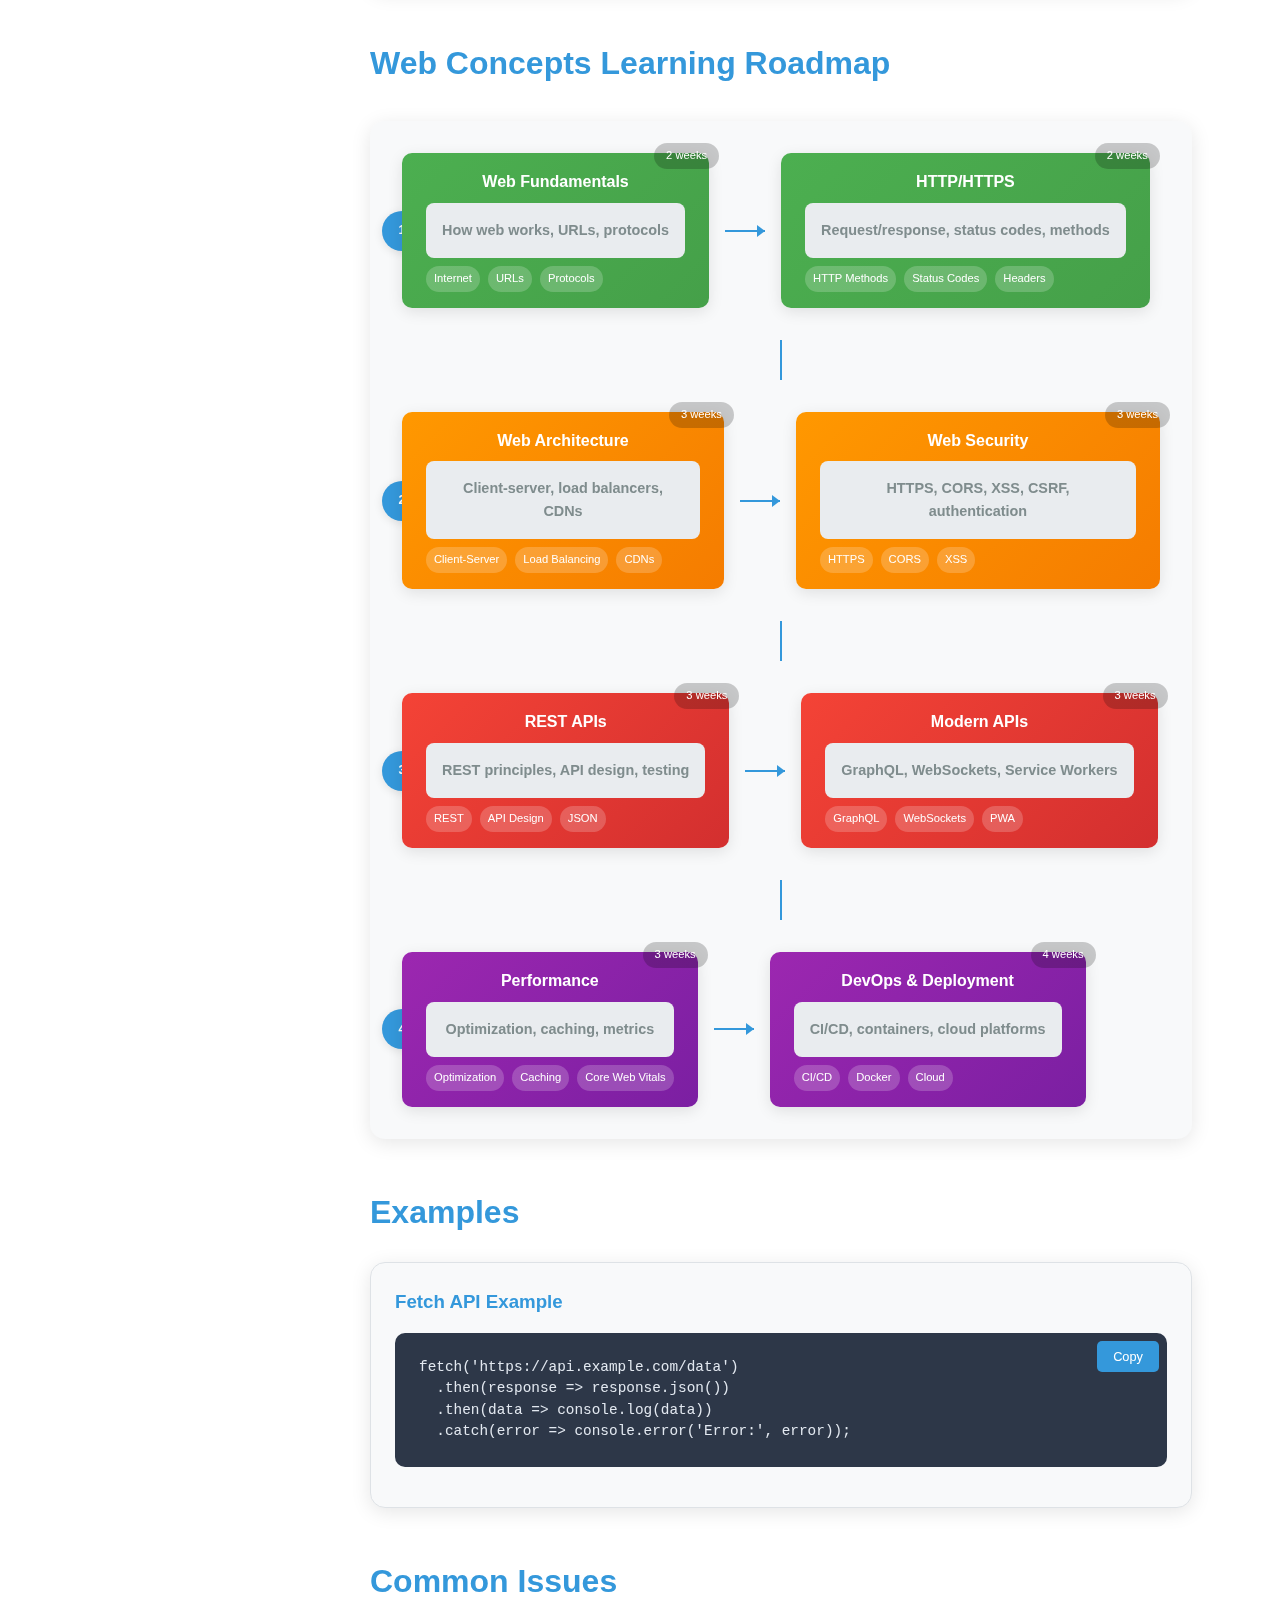
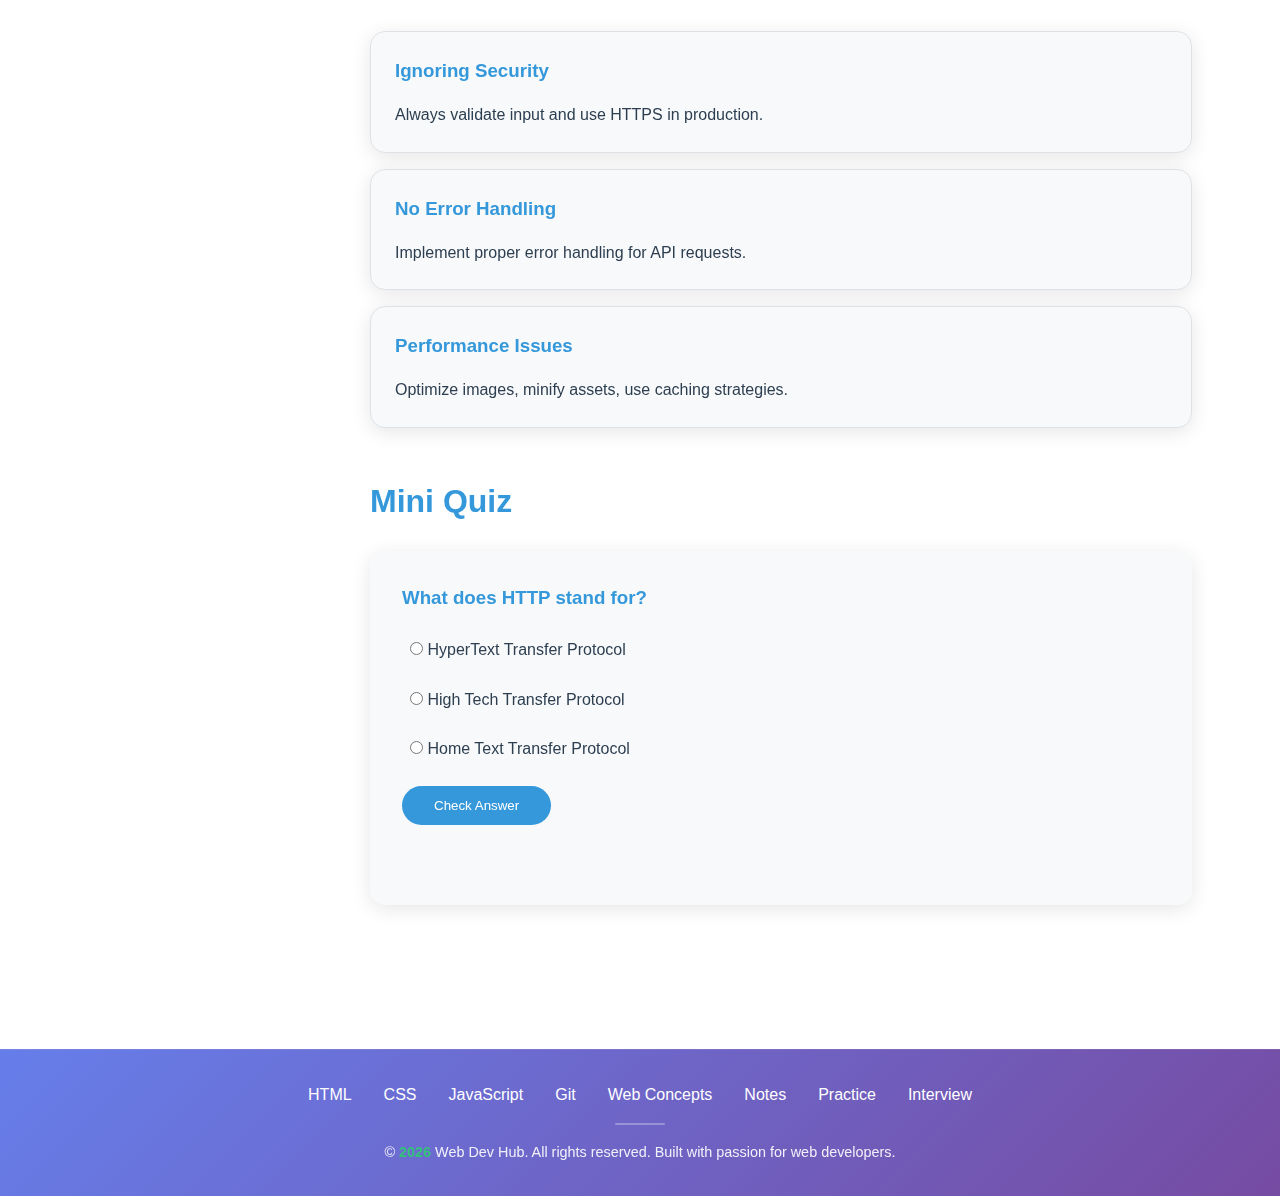
<file: web-concepts.html>
<!DOCTYPE html>
<html lang="en">
<head>
    <meta charset="UTF-8">
    <meta name="viewport" content="width=device-width, initial-scale=1.0">
    <title>Web Concepts Learning Hub</title>
    <link rel="stylesheet" href="assets/css/style.css">
    <link rel="stylesheet" href="assets/css/themes.css">
</head>
<body>
    <header class="header">
        <div class="header-content">
            <h1 class="logo">Web Dev Hub</h1>
            <nav class="nav">
                <a href="index.html">HTML</a>
                <a href="css.html">CSS</a>
                <a href="javascript.html">JavaScript</a>
                <a href="git.html">Git</a>
                <a href="web-concepts.html">Web Concepts</a>
                <a href="notes.html">Notes</a>
                <a href="problem-solving.html">Practice</a>
                <a href="interview.html">Interview</a>
            </nav>
            <div class="theme-switcher">
                <select id="themeSelect">
                    <option value="light">Light</option>
                    <option value="dark">Dark</option>
                    <option value="neon">Neon</option>
                    <option value="minimal">Minimal</option>
                </select>
            </div>
        </div>
    </header>

    <div class="container">
        <aside class="sidebar">
            <h3>Quick Navigation</h3>
            <ul>
                <li><a href="#introduction">Introduction</a></li>
                <li><a href="#syntax">HTTP/HTTPS</a></li>
                <li><a href="#concepts">Core Concepts</a></li>
                <li><a href="#roadmap">Learning Roadmap</a></li>
                <li><a href="#examples">Examples</a></li>
                <li><a href="#mistakes">Common Issues</a></li>
                <li><a href="#quiz">Mini Quiz</a></li>
            </ul>
        </aside>

        <main class="main-content">
            <section id="introduction" class="content-section reveal">
                <h2>Web Concepts Introduction</h2>
                <p>Web development concepts form the foundation of how the internet works, from protocols to security principles.</p>
                <div class="card">
                    <h3>What are Web Concepts?</h3>
                    <p>Understanding web architecture, protocols, security, and best practices is essential for building robust web applications.</p>
                </div>
            </section>

            <section id="syntax" class="content-section reveal">
                <h2>HTTP/HTTPS</h2>
                <div class="card">
                    <h3>HTTP Methods</h3>
                    <div class="code-block">
                        <pre><code>GET    - Retrieve data
POST   - Create new data
PUT    - Update existing data
DELETE - Remove data
PATCH  - Partial update</code></pre>
                        <button class="copy-btn">Copy</button>
                    </div>
                </div>
                <div class="card">
                    <h3>Status Codes</h3>
                    <p>200 OK, 201 Created, 400 Bad Request, 404 Not Found, 500 Server Error</p>
                </div>
            </section>

            <section id="concepts" class="content-section reveal">
                <h2>Core Concepts</h2>
                <div class="card">
                    <h3>Client-Server Architecture</h3>
                    <p>Client makes requests, server processes and returns responses.</p>
                </div>
                <div class="card">
                    <h3>REST API</h3>
                    <p>Representational State Transfer for web services.</p>
                </div>
                <div class="card">
                    <h3>CORS</h3>
                    <p>Cross-Origin Resource Sharing for secure cross-domain requests.</p>
                </div>
                <div class="card">
                    <h3>Web Security</h3>
                    <p>HTTPS, XSS prevention, CSRF protection, authentication.</p>
                </div>
            </section>

            <section id="roadmap" class="content-section reveal">
                <h2>Web Concepts Learning Roadmap</h2>
                <div class="roadmap">
                    <div class="roadmap-diagram">
                        <!-- Level 1: Web Fundamentals -->
                        <div class="roadmap-level">
                            <div class="roadmap-timeline">1</div>
                            <div class="roadmap-node beginner">
                                <div>Web Fundamentals</div>
                                <div class="roadmap-duration">2 weeks</div>
                                <div class="roadmap-topic-details">
                                    How web works, URLs, protocols
                                </div>
                                <div class="roadmap-skills">
                                    <span class="roadmap-skill">Internet</span>
                                    <span class="roadmap-skill">URLs</span>
                                    <span class="roadmap-skill">Protocols</span>
                                </div>
                            </div>
                            <div class="roadmap-arrow"></div>
                            <div class="roadmap-node beginner">
                                <div>HTTP/HTTPS</div>
                                <div class="roadmap-duration">2 weeks</div>
                                <div class="roadmap-topic-details">
                                    Request/response, status codes, methods
                                </div>
                                <div class="roadmap-skills">
                                    <span class="roadmap-skill">HTTP Methods</span>
                                    <span class="roadmap-skill">Status Codes</span>
                                    <span class="roadmap-skill">Headers</span>
                                </div>
                            </div>
                        </div>

                        <!-- Level 2: Web Architecture -->
                        <div class="roadmap-vertical-connector"></div>
                        <div class="roadmap-level">
                            <div class="roadmap-timeline">2</div>
                            <div class="roadmap-node intermediate">
                                <div>Web Architecture</div>
                                <div class="roadmap-duration">3 weeks</div>
                                <div class="roadmap-topic-details">
                                    Client-server, load balancers, CDNs
                                </div>
                                <div class="roadmap-skills">
                                    <span class="roadmap-skill">Client-Server</span>
                                    <span class="roadmap-skill">Load Balancing</span>
                                    <span class="roadmap-skill">CDNs</span>
                                </div>
                            </div>
                            <div class="roadmap-arrow"></div>
                            <div class="roadmap-node intermediate">
                                <div>Web Security</div>
                                <div class="roadmap-duration">3 weeks</div>
                                <div class="roadmap-topic-details">
                                    HTTPS, CORS, XSS, CSRF, authentication
                                </div>
                                <div class="roadmap-skills">
                                    <span class="roadmap-skill">HTTPS</span>
                                    <span class="roadmap-skill">CORS</span>
                                    <span class="roadmap-skill">XSS</span>
                                </div>
                            </div>
                        </div>

                        <!-- Level 3: APIs & Services -->
                        <div class="roadmap-vertical-connector"></div>
                        <div class="roadmap-level">
                            <div class="roadmap-timeline">3</div>
                            <div class="roadmap-node advanced">
                                <div>REST APIs</div>
                                <div class="roadmap-duration">3 weeks</div>
                                <div class="roadmap-topic-details">
                                    REST principles, API design, testing
                                </div>
                                <div class="roadmap-skills">
                                    <span class="roadmap-skill">REST</span>
                                    <span class="roadmap-skill">API Design</span>
                                    <span class="roadmap-skill">JSON</span>
                                </div>
                            </div>
                            <div class="roadmap-arrow"></div>
                            <div class="roadmap-node advanced">
                                <div>Modern APIs</div>
                                <div class="roadmap-duration">3 weeks</div>
                                <div class="roadmap-topic-details">
                                    GraphQL, WebSockets, Service Workers
                                </div>
                                <div class="roadmap-skills">
                                    <span class="roadmap-skill">GraphQL</span>
                                    <span class="roadmap-skill">WebSockets</span>
                                    <span class="roadmap-skill">PWA</span>
                                </div>
                            </div>
                        </div>

                        <!-- Level 4: Advanced Concepts -->
                        <div class="roadmap-vertical-connector"></div>
                        <div class="roadmap-level">
                            <div class="roadmap-timeline">4</div>
                            <div class="roadmap-node expert">
                                <div>Performance</div>
                                <div class="roadmap-duration">3 weeks</div>
                                <div class="roadmap-topic-details">
                                    Optimization, caching, metrics
                                </div>
                                <div class="roadmap-skills">
                                    <span class="roadmap-skill">Optimization</span>
                                    <span class="roadmap-skill">Caching</span>
                                    <span class="roadmap-skill">Core Web Vitals</span>
                                </div>
                            </div>
                            <div class="roadmap-arrow"></div>
                            <div class="roadmap-node expert">
                                <div>DevOps & Deployment</div>
                                <div class="roadmap-duration">4 weeks</div>
                                <div class="roadmap-topic-details">
                                    CI/CD, containers, cloud platforms
                                </div>
                                <div class="roadmap-skills">
                                    <span class="roadmap-skill">CI/CD</span>
                                    <span class="roadmap-skill">Docker</span>
                                    <span class="roadmap-skill">Cloud</span>
                                </div>
                            </div>
                        </div>
                    </div>
                </div>
            </section>

            <section id="examples" class="content-section reveal">
                <h2>Examples</h2>
                <div class="card">
                    <h3>Fetch API Example</h3>
                    <div class="code-block">
                        <pre><code>fetch('https://api.example.com/data')
  .then(response => response.json())
  .then(data => console.log(data))
  .catch(error => console.error('Error:', error));</code></pre>
                        <button class="copy-btn">Copy</button>
                    </div>
                </div>
            </section>

            <section id="mistakes" class="content-section reveal">
                <h2>Common Issues</h2>
                <div class="card">
                    <h3>Ignoring Security</h3>
                    <p>Always validate input and use HTTPS in production.</p>
                </div>
                <div class="card">
                    <h3>No Error Handling</h3>
                    <p>Implement proper error handling for API requests.</p>
                </div>
                <div class="card">
                    <h3>Performance Issues</h3>
                    <p>Optimize images, minify assets, use caching strategies.</p>
                </div>
            </section>

            <section id="quiz" class="content-section reveal">
                <h2>Mini Quiz</h2>
                <div class="quiz-container">
                    <div class="quiz-question">
                        <h3>What does HTTP stand for?</h3>
                        <div class="quiz-options">
                            <label><input type="radio" name="q1" value="a"> HyperText Transfer Protocol</label>
                            <label><input type="radio" name="q1" value="b"> High Tech Transfer Protocol</label>
                            <label><input type="radio" name="q1" value="c"> Home Text Transfer Protocol</label>
                        </div>
                        <button class="quiz-check">Check Answer</button>
                        <div class="quiz-feedback"></div>
                    </div>
                </div>
            </section>
        </main>
    </div>

    <footer class="footer">
        <div class="footer-content">
            <nav class="footer-links">
                <a href="index.html">HTML</a>
                <a href="css.html">CSS</a>
                <a href="javascript.html">JavaScript</a>
                <a href="git.html">Git</a>
                <a href="web-concepts.html">Web Concepts</a>
                <a href="notes.html">Notes</a>
                <a href="problem-solving.html">Practice</a>
                <a href="interview.html">Interview</a>
            </nav>
            <div class="footer-divider"></div>
            <div class="footer-copyright">
                © <span id="currentYear">2024</span> Web Dev Hub. All rights reserved. Built with passion for web developers.
            </div>
        </div>
    </footer>

    <script src="assets/js/main.js"></script>
    <script src="assets/js/theme.js"></script>
</body>
</html>
</file>
<file: assets/css/style.css>
/* Base Styles */
* {
    margin: 0;
    padding: 0;
    box-sizing: border-box;
}

:root {
    --primary-color: #3498db;
    --secondary-color: #2ecc71;
    --accent-color: #e74c3c;
    --text-primary: #2c3e50;
    --text-secondary: #7f8c8d;
    --bg-primary: #ffffff;
    --bg-secondary: #f8f9fa;
    --bg-tertiary: #e9ecef;
    --border-color: #dee2e6;
    --shadow-light: rgba(0, 0, 0, 0.1);
    --shadow-medium: rgba(0, 0, 0, 0.15);
    --shadow-heavy: rgba(0, 0, 0, 0.2);
    --gradient-primary: linear-gradient(135deg, #667eea 0%, #764ba2 100%);
    --gradient-secondary: linear-gradient(135deg, #f093fb 0%, #f5576c 100%);
    --font-mono: 'Consolas', 'Monaco', 'Courier New', monospace;
    --font-sans: -apple-system, BlinkMacSystemFont, 'Segoe UI', Roboto, sans-serif;
}

body {
    font-family: var(--font-sans);
    line-height: 1.6;
    color: var(--text-primary);
    background-color: var(--bg-primary);
    transition: all 0.3s ease;
}

/* Header */
.header {
    background: var(--gradient-primary);
    color: white;
    padding: 1rem 0;
    position: sticky;
    top: 0;
    z-index: 1000;
    backdrop-filter: blur(10px);
    box-shadow: 0 2px 10px var(--shadow-light);
}

.header-content {
    max-width: 1200px;
    margin: 0 auto;
    padding: 0 2rem;
    display: flex;
    justify-content: space-between;
    align-items: center;
}

.logo {
    font-size: 1.8rem;
    font-weight: 700;
    background: linear-gradient(45deg, #fff, #f0f0f0);
    -webkit-background-clip: text;
    -webkit-text-fill-color: transparent;
    background-clip: text;
}

.nav {
    display: flex;
    gap: 2rem;
    align-items: center;
}

.nav a {
    color: white;
    text-decoration: none;
    padding: 0.5rem 1rem;
    border-radius: 25px;
    transition: all 0.3s ease;
    font-weight: 500;
}

.nav a:hover {
    background: rgba(255, 255, 255, 0.2);
    transform: translateY(-2px);
}

.nav a:not(:last-child)::after {
    content: '';
    display: none;
}

.theme-switcher select {
    padding: 0.5rem 1rem;
    border: none;
    border-radius: 25px;
    background: rgba(255, 255, 255, 0.2);
    color: white;
    font-weight: 500;
    cursor: pointer;
    transition: all 0.3s ease;
}

.theme-switcher select:hover {
    background: rgba(255, 255, 255, 0.3);
}

/* Container Layout */
.container {
    max-width: 1200px;
    margin: 0 auto;
    padding: 2rem;
    display: grid;
    grid-template-columns: 250px 1fr;
    gap: 2rem;
    min-height: calc(100vh - 100px);
}

/* Sidebar */
.sidebar {
    position: sticky;
    top: 100px;
    height: fit-content;
    background: var(--bg-secondary);
    padding: 1.5rem;
    border-radius: 15px;
    box-shadow: 0 4px 20px var(--shadow-light);
    backdrop-filter: blur(10px);
}

.sidebar h3 {
    margin-bottom: 1rem;
    color: var(--primary-color);
    font-size: 1.2rem;
}

.sidebar ul {
    list-style: none;
}

.sidebar li {
    margin-bottom: 0.5rem;
}

.sidebar a {
    color: var(--text-secondary);
    text-decoration: none;
    display: block;
    padding: 0.5rem 1rem;
    border-radius: 10px;
    transition: all 0.3s ease;
}

.sidebar a:hover {
    background: var(--primary-color);
    color: white;
    transform: translateX(5px);
}

/* Main Content */
.main-content {
    padding: 0 1rem;
}

.content-section {
    margin-bottom: 3rem;
    opacity: 0;
    transform: translateY(20px);
    transition: all 0.6s ease;
}

.content-section.reveal {
    opacity: 1;
    transform: translateY(0);
}

.content-section h2 {
    color: var(--primary-color);
    margin-bottom: 1.5rem;
    font-size: 2rem;
    font-weight: 700;
}

/* Cards */
.card {
    background: var(--bg-secondary);
    padding: 1.5rem;
    border-radius: 15px;
    margin-bottom: 1rem;
    box-shadow: 0 4px 20px var(--shadow-light);
    backdrop-filter: blur(10px);
    border: 1px solid var(--border-color);
    transition: all 0.3s ease;
}

.card:hover {
    transform: translateY(-5px);
    box-shadow: 0 8px 30px var(--shadow-medium);
}

.card h3 {
    color: var(--primary-color);
    margin-bottom: 1rem;
}

/* Code Blocks */
.code-block {
    position: relative;
    background: #2d3748;
    color: #e2e8f0;
    padding: 1.5rem;
    border-radius: 10px;
    margin: 1rem 0;
    overflow-x: auto;
    font-family: var(--font-mono);
    font-size: 0.9rem;
    line-height: 1.5;
}

.code-block pre {
    margin: 0;
    white-space: pre-wrap;
}

.copy-btn {
    position: absolute;
    top: 0.5rem;
    right: 0.5rem;
    background: var(--primary-color);
    color: white;
    border: none;
    padding: 0.5rem 1rem;
    border-radius: 5px;
    cursor: pointer;
    font-size: 0.8rem;
    transition: all 0.3s ease;
}

.copy-btn:hover {
    background: var(--secondary-color);
    transform: scale(1.05);
}

.copy-btn:active {
    transform: scale(0.95);
}

/* Quiz */
.quiz-container {
    background: var(--bg-secondary);
    padding: 2rem;
    border-radius: 15px;
    box-shadow: 0 4px 20px var(--shadow-light);
}

.quiz-question h3 {
    margin-bottom: 1rem;
    color: var(--primary-color);
}

.quiz-options {
    margin-bottom: 1rem;
}

.quiz-options label {
    display: block;
    margin-bottom: 0.5rem;
    padding: 0.5rem;
    border-radius: 8px;
    transition: all 0.3s ease;
    cursor: pointer;
}

.quiz-options label:hover {
    background: var(--bg-tertiary);
}

.quiz-check {
    background: var(--primary-color);
    color: white;
    border: none;
    padding: 0.75rem 2rem;
    border-radius: 25px;
    cursor: pointer;
    font-weight: 500;
    transition: all 0.3s ease;
}

.quiz-check:hover {
    background: var(--secondary-color);
    transform: scale(1.05);
}

.quiz-feedback {
    margin-top: 1rem;
    padding: 1rem;
    border-radius: 8px;
    font-weight: 500;
}

/* Accordion */
.accordion-item {
    background: var(--bg-secondary);
    border-radius: 15px;
    margin-bottom: 1rem;
    overflow: hidden;
    box-shadow: 0 4px 20px var(--shadow-light);
}

.accordion-header {
    width: 100%;
    background: var(--gradient-primary);
    color: white;
    border: none;
    padding: 1.5rem;
    cursor: pointer;
    display: flex;
    justify-content: space-between;
    align-items: center;
    transition: all 0.3s ease;
}

.accordion-header:hover {
    background: var(--gradient-secondary);
}

.accordion-icon {
    transition: transform 0.3s ease;
    font-size: 1.2rem;
}

.accordion-item.active .accordion-icon {
    transform: rotate(180deg);
}

.accordion-content {
    padding: 1.5rem;
    max-height: 0;
    overflow: hidden;
    transition: all 0.3s ease;
}

.accordion-item.active .accordion-content {
    max-height: 1000px;
}

/* Problem Solving */
.difficulty-tabs {
    display: flex;
    gap: 1rem;
    margin-bottom: 2rem;
}

.tab-btn {
    padding: 0.75rem 2rem;
    border: none;
    border-radius: 25px;
    background: var(--bg-tertiary);
    color: var(--text-secondary);
    cursor: pointer;
    transition: all 0.3s ease;
    font-weight: 500;
}

.tab-btn.active {
    background: var(--primary-color);
    color: white;
}

.tab-btn:hover {
    transform: translateY(-2px);
}

.problem-section {
    display: none;
}

.problem-section.active {
    display: block;
}

.problem-card {
    background: var(--bg-secondary);
    padding: 2rem;
    border-radius: 15px;
    margin-bottom: 2rem;
    box-shadow: 0 4px 20px var(--shadow-light);
}

.problem-card h3 {
    color: var(--primary-color);
    margin-bottom: 1rem;
}

.problem-actions {
    display: flex;
    gap: 1rem;
    margin-top: 1rem;
}

.hint-toggle,
.solution-toggle {
    background: var(--secondary-color);
    color: white;
    border: none;
    padding: 0.5rem 1rem;
    border-radius: 25px;
    cursor: pointer;
    transition: all 0.3s ease;
}

.hint-toggle:hover,
.solution-toggle:hover {
    transform: scale(1.05);
}

.hint-content,
.solution-content {
    margin-top: 1rem;
    padding: 1rem;
    background: var(--bg-tertiary);
    border-radius: 10px;
    transition: all 0.3s ease;
}

.hint-content.hidden,
.solution-content.hidden {
    display: none;
}

/* Interview Q&A */
.interview-qa {
    display: grid;
    gap: 1rem;
}

.qa-item {
    background: var(--bg-secondary);
    border-radius: 15px;
    overflow: hidden;
    box-shadow: 0 4px 20px var(--shadow-light);
}

.qa-question {
    background: var(--gradient-primary);
    color: white;
    padding: 1.5rem;
    display: flex;
    justify-content: space-between;
    align-items: center;
    cursor: pointer;
    transition: all 0.3s ease;
}

.qa-question:hover {
    background: var(--gradient-secondary);
}

.qa-toggle {
    background: rgba(255, 255, 255, 0.2);
    border: none;
    color: white;
    padding: 0.5rem 1rem;
    border-radius: 5px;
    cursor: pointer;
    transition: all 0.3s ease;
}

.qa-answer {
    padding: 1.5rem;
    max-height: 0;
    overflow: hidden;
    transition: all 0.3s ease;
}

.qa-item.active .qa-answer {
    max-height: 1000px;
}

.qa-answer.hidden {
    display: none;
}

.difficulty-badge {
    display: inline-block;
    padding: 0.25rem 0.75rem;
    border-radius: 15px;
    font-size: 0.8rem;
    font-weight: 600;
    margin-top: 1rem;
    text-transform: uppercase;
}

.difficulty-badge:contains("Easy") {
    background: var(--secondary-color);
    color: white;
}

.difficulty-badge:contains("Medium") {
    background: #f39c12;
    color: white;
}

.difficulty-badge:contains("Hard") {
    background: var(--accent-color);
    color: white;
}

/* Hidden utility class */
.hidden {
    display: none !important;
}

/* Footer */
.footer {
    background: var(--gradient-primary);
    color: white;
    text-align: center;
    padding: 2rem 1rem;
    margin-top: 4rem;
    border-top: 1px solid rgba(255, 255, 255, 0.1);
}

.footer-content {
    max-width: 1200px;
    margin: 0 auto;
}

.footer-links {
    display: flex;
    justify-content: center;
    gap: 2rem;
    margin-bottom: 1rem;
    flex-wrap: wrap;
}

.footer-links a {
    color: white;
    text-decoration: none;
    transition: all 0.3s ease;
    font-weight: 500;
}

.footer-links a:hover {
    color: var(--secondary-color);
    transform: translateY(-2px);
}

.footer-divider {
    width: 50px;
    height: 2px;
    background: rgba(255, 255, 255, 0.3);
    margin: 1rem auto;
    border-radius: 1px;
}

.footer-copyright {
    font-size: 0.9rem;
    opacity: 0.9;
    margin-top: 1rem;
}

.footer-copyright span {
    font-weight: 600;
    color: var(--secondary-color);
}

/* Active states for navigation */
.nav a.active,
.sidebar a.active {
    background: rgba(255, 255, 255, 0.2);
    color: white;
    transform: translateX(5px);
}

.sidebar a.active {
    background: var(--primary-color);
    color: white;
    box-shadow: 0 2px 10px var(--shadow-light);
}

/* Roadmap Styles */
.roadmap {
    background: var(--bg-secondary);
    padding: 2rem;
    border-radius: 15px;
    margin: 2rem 0;
    box-shadow: 0 4px 20px var(--shadow-light);
    overflow-x: auto;
}

.roadmap-diagram {
    display: flex;
    flex-direction: column;
    gap: 2rem;
    min-width: 300px;
    position: relative;
}

.roadmap-level {
    display: flex;
    align-items: center;
    gap: 1rem;
    position: relative;
}

.roadmap-node {
    background: var(--gradient-primary);
    color: white;
    padding: 1rem 1.5rem;
    border-radius: 10px;
    min-width: 200px;
    text-align: center;
    font-weight: 600;
    position: relative;
    z-index: 2;
    box-shadow: 0 4px 15px var(--shadow-light);
    transition: all 0.3s ease;
    cursor: pointer;
}

.roadmap-node:hover {
    transform: translateY(-5px);
    box-shadow: 0 8px 25px var(--shadow-medium);
}

.roadmap-node.beginner {
    background: linear-gradient(135deg, #4CAF50, #45a049);
}

.roadmap-node.intermediate {
    background: linear-gradient(135deg, #FF9800, #F57C00);
}

.roadmap-node.advanced {
    background: linear-gradient(135deg, #f44336, #d32f2f);
}

.roadmap-node.expert {
    background: linear-gradient(135deg, #9C27B0, #7B1FA2);
}

.roadmap-arrow {
    width: 40px;
    height: 2px;
    background: var(--primary-color);
    position: relative;
    flex-shrink: 0;
}

.roadmap-arrow::after {
    content: '';
    position: absolute;
    right: 0;
    top: 50%;
    transform: translateY(-50%);
    width: 0;
    height: 0;
    border-left: 8px solid var(--primary-color);
    border-top: 6px solid transparent;
    border-bottom: 6px solid transparent;
}

.roadmap-branches {
    display: flex;
    flex-direction: column;
    gap: 1rem;
    flex: 1;
}

.roadmap-branch {
    display: flex;
    align-items: center;
    gap: 1rem;
}

.roadmap-vertical-connector {
    width: 2px;
    height: 40px;
    background: var(--primary-color);
    margin: 0 auto;
    position: relative;
}

.roadmap-horizontal-connector {
    height: 2px;
    background: var(--primary-color);
    flex: 1;
    position: relative;
}

.roadmap-topic-details {
    background: var(--bg-tertiary);
    padding: 1rem;
    border-radius: 8px;
    margin-top: 0.5rem;
    font-size: 0.9rem;
    color: var(--text-secondary);
}

.roadmap-timeline {
    position: absolute;
    left: -20px;
    top: 50%;
    transform: translateY(-50%);
    background: var(--primary-color);
    color: white;
    padding: 0.5rem;
    border-radius: 50%;
    width: 40px;
    height: 40px;
    display: flex;
    align-items: center;
    justify-content: center;
    font-weight: bold;
    font-size: 0.8rem;
    box-shadow: 0 2px 10px var(--shadow-light);
}

.roadmap-skills {
    display: flex;
    flex-wrap: wrap;
    gap: 0.5rem;
    margin-top: 0.5rem;
}

.roadmap-skill {
    background: rgba(255, 255, 255, 0.2);
    color: white;
    padding: 0.25rem 0.5rem;
    border-radius: 15px;
    font-size: 0.7rem;
    font-weight: 500;
}

.roadmap-duration {
    background: rgba(0, 0, 0, 0.2);
    color: white;
    padding: 0.25rem 0.75rem;
    border-radius: 15px;
    font-size: 0.7rem;
    position: absolute;
    top: -10px;
    right: -10px;
    font-weight: 500;
}

.roadmap-diagram.grid {
    display: grid;
    grid-template-columns: repeat(auto-fit, minmax(250px, 1fr));
    gap: 2rem;
}

.roadmap-diagram.circular {
    display: flex;
    justify-content: center;
    align-items: center;
    min-height: 400px;
    position: relative;
}

.roadmap-circle {
    width: 300px;
    height: 300px;
    border: 3px solid var(--primary-color);
    border-radius: 50%;
    position: relative;
    display: flex;
    align-items: center;
    justify-content: center;
}

.roadmap-center {
    background: var(--gradient-primary);
    color: white;
    padding: 1.5rem;
    border-radius: 50%;
    width: 100px;
    height: 100px;
    display: flex;
    align-items: center;
    justify-content: center;
    text-align: center;
    font-weight: bold;
    box-shadow: 0 4px 20px var(--shadow-light);
}

.roadmap-orbit {
    position: absolute;
    width: 100%;
    height: 100%;
    border-radius: 50%;
}

.roadmap-orbit-node {
    position: absolute;
    background: var(--secondary-color);
    color: white;
    padding: 0.75rem 1rem;
    border-radius: 25px;
    font-weight: 600;
    box-shadow: 0 4px 15px var(--shadow-light);
    transition: all 0.3s ease;
    cursor: pointer;
}

.roadmap-orbit-node:hover {
    transform: scale(1.1);
    box-shadow: 0 6px 20px var(--shadow-medium);
}

/* Responsive Roadmap */
@media (max-width: 768px) {
    .roadmap-diagram {
        min-width: 100%;
    }
    
    .roadmap-level {
        flex-direction: column;
    }
    
    .roadmap-arrow {
        width: 2px;
        height: 40px;
    }
    
    .roadmap-arrow::after {
        border-left: 6px solid transparent;
        border-right: 6px solid transparent;
        border-top: 8px solid var(--primary-color);
        border-bottom: none;
        left: 50%;
        top: auto;
        bottom: 0;
        transform: translateX(-50%);
        right: auto;
    }
    
    .roadmap-node {
        min-width: 100%;
    }
    
    .roadmap-diagram.grid {
        grid-template-columns: 1fr;
    }
    
    .roadmap-circle {
        width: 250px;
        height: 250px;
    }
    
    .roadmap-center {
        width: 80px;
        height: 80px;
        padding: 1rem;
        font-size: 0.9rem;
    }
    
    .roadmap-orbit-node {
        font-size: 0.8rem;
        padding: 0.5rem 0.75rem;
    }
}

/* Skip to main content link for accessibility */
.skip-to-main {
    position: absolute;
    top: -40px;
    left: 0;
    background: var(--primary-color);
    color: white;
    padding: 8px 16px;
    text-decoration: none;
    border-radius: 0 0 4px 0;
    z-index: 1001;
    transition: top 0.3s ease;
}

.skip-to-main:focus {
    top: 0;
}

/* Loading animation */
.loading {
    display: inline-block;
    width: 20px;
    height: 20px;
    border: 3px solid rgba(255, 255, 255, 0.3);
    border-radius: 50%;
    border-top-color: white;
    animation: spin 1s ease-in-out infinite;
}

@keyframes spin {
    to { transform: rotate(360deg); }
}

/* References Section Styles */
.references-section {
    margin-top: 3rem;
    padding: 2rem;
    background: var(--bg-secondary);
    border-radius: 15px;
    box-shadow: 0 4px 20px var(--shadow-light);
}

.references-header {
    display: flex;
    justify-content: space-between;
    align-items: center;
    margin-bottom: 2rem;
    padding-bottom: 1rem;
    border-bottom: 2px solid var(--primary-color);
}

.references-title {
    color: var(--primary-color);
    font-size: 1.8rem;
    font-weight: 700;
}

.language-filter {
    display: flex;
    gap: 0.5rem;
    flex-wrap: wrap;
}

.filter-btn {
    padding: 0.5rem 1rem;
    border: 1px solid var(--border-color);
    background: var(--bg-primary);
    color: var(--text-secondary);
    border-radius: 20px;
    cursor: pointer;
    transition: all 0.3s ease;
    font-size: 0.9rem;
}

.filter-btn.active {
    background: var(--primary-color);
    color: white;
    border-color: var(--primary-color);
}

.filter-btn:hover {
    background: var(--bg-tertiary);
    transform: translateY(-2px);
}

.references-grid {
    display: grid;
    grid-template-columns: repeat(auto-fit, minmax(300px, 1fr));
    gap: 2rem;
    margin-top: 2rem;
}

.reference-card {
    background: var(--bg-primary);
    border: 1px solid var(--border-color);
    border-radius: 12px;
    padding: 1.5rem;
    transition: all 0.3s ease;
    position: relative;
    overflow: hidden;
}

.reference-card::before {
    content: '';
    position: absolute;
    top: 0;
    left: 0;
    width: 4px;
    height: 100%;
    background: var(--gradient-primary);
}

.reference-card:hover {
    transform: translateY(-5px);
    box-shadow: 0 8px 30px var(--shadow-medium);
    border-color: var(--primary-color);
}

.reference-language {
    display: inline-block;
    padding: 0.25rem 0.75rem;
    background: var(--primary-color);
    color: white;
    border-radius: 15px;
    font-size: 0.75rem;
    font-weight: 600;
    margin-bottom: 1rem;
    text-transform: uppercase;
}

.reference-title {
    font-size: 1.2rem;
    font-weight: 600;
    color: var(--text-primary);
    margin-bottom: 1rem;
    line-height: 1.3;
}

.reference-description {
    color: var(--text-secondary);
    margin-bottom: 1rem;
    line-height: 1.6;
}

.reference-links {
    display: flex;
    flex-direction: column;
    gap: 0.75rem;
}

.reference-link {
    display: flex;
    align-items: center;
    gap: 0.5rem;
    color: var(--primary-color);
    text-decoration: none;
    font-weight: 500;
    transition: all 0.3s ease;
    padding: 0.5rem;
    border-radius: 8px;
}

.reference-link:hover {
    background: rgba(52, 152, 219, 0.1);
    transform: translateX(5px);
}

.reference-link-icon {
    width: 16px;
    height: 16px;
    display: flex;
    align-items: center;
    justify-content: center;
}

.book-section {
    margin-top: 2rem;
}

.book-grid {
    display: grid;
    grid-template-columns: repeat(auto-fit, minmax(200px, 1fr));
    gap: 1.5rem;
    margin-top: 1.5rem;
}

.book-card {
    background: var(--bg-primary);
    border: 1px solid var(--border-color);
    border-radius: 10px;
    padding: 1rem;
    text-align: center;
    transition: all 0.3s ease;
    cursor: pointer;
}

.book-card:hover {
    transform: translateY(-3px);
    box-shadow: 0 6px 20px var(--shadow-light);
    border-color: var(--secondary-color);
}

.book-cover {
    width: 80px;
    height: 120px;
    background: var(--gradient-secondary);
    border-radius: 5px;
    margin: 0 auto 1rem;
    display: flex;
    align-items: center;
    justify-content: center;
    font-size: 2rem;
    color: white;
    font-weight: bold;
}

.book-title {
    font-weight: 600;
    color: var(--text-primary);
    margin-bottom: 0.5rem;
    font-size: 0.9rem;
}

.book-author {
    color: var(--text-secondary);
    font-size: 0.8rem;
    margin-bottom: 0.5rem;
}

.book-rating {
    display: flex;
    justify-content: center;
    gap: 2px;
    margin-top: 0.5rem;
}

.star {
    color: var(--accent-color);
    font-size: 0.9rem;
}

.star.empty {
    color: var(--border-color);
}

.suggestion-box {
    background: var(--bg-tertiary);
    border-left: 4px solid var(--secondary-color);
    padding: 1.5rem;
    border-radius: 8px;
    margin: 2rem 0;
}

.suggestion-title {
    font-weight: 600;
    color: var(--secondary-color);
    margin-bottom: 1rem;
    display: flex;
    align-items: center;
    gap: 0.5rem;
}

.suggestion-list {
    list-style: none;
    padding: 0;
}

.suggestion-list li {
    padding: 0.5rem 0;
    border-bottom: 1px solid var(--border-color);
    color: var(--text-secondary);
}

.suggestion-list li:last-child {
    border-bottom: none;
}

.suggestion-list li::before {
    content: '💡';
    margin-right: 0.75rem;
}

/* Responsive for References */
@media (max-width: 768px) {
    .references-header {
        flex-direction: column;
        gap: 1rem;
        align-items: stretch;
    }
    
    .language-filter {
        justify-content: center;
    }
    
    .references-grid {
        grid-template-columns: 1fr;
        gap: 1.5rem;
    }
    
    .book-grid {
        grid-template-columns: repeat(2, 1fr);
        gap: 1rem;
    }
    
    .filter-btn {
        font-size: 0.8rem;
        padding: 0.4rem 0.8rem;
    }
}

/* Responsive Design */
@media (max-width: 768px) {
    .container {
        grid-template-columns: 1fr;
        padding: 1rem;
    }

    .sidebar {
        position: static;
        margin-bottom: 2rem;
    }

    .header-content {
        flex-direction: column;
        gap: 1rem;
        text-align: center;
    }

    .nav {
        flex-wrap: wrap;
        justify-content: center;
        gap: 1rem;
    }

    .nav a {
        padding: 0.5rem 0.75rem;
        font-size: 0.9rem;
    }

    .content-section h2 {
        font-size: 1.5rem;
    }

    .difficulty-tabs {
        flex-wrap: wrap;
    }

    .tab-btn {
        flex: 1;
        min-width: 100px;
    }

    .problem-actions {
        flex-direction: column;
    }

    .qa-question {
        flex-direction: column;
        text-align: left;
        gap: 1rem;
    }

    .code-block {
        font-size: 0.8rem;
    }

    .footer-links {
        flex-direction: column;
        gap: 1rem;
    }
}

@media (max-width: 480px) {
    .header-content {
        padding: 0 1rem;
    }

    .logo {
        font-size: 1.5rem;
    }

    .nav {
        gap: 0.5rem;
    }

    .nav a {
        padding: 0.5rem;
        font-size: 0.8rem;
    }

    .container {
        padding: 0.5rem;
    }

    .card,
    .problem-card,
    .quiz-container {
        padding: 1rem;
    }

    .code-block {
        padding: 1rem;
    }
}
</file>
<file: assets/css/themes.css>
/* Theme System */

/* Light Theme (Default) */
[data-theme="light"] {
    --primary-color: #3498db;
    --secondary-color: #2ecc71;
    --accent-color: #e74c3c;
    --text-primary: #2c3e50;
    --text-secondary: #7f8c8d;
    --bg-primary: #ffffff;
    --bg-secondary: #f8f9fa;
    --bg-tertiary: #e9ecef;
    --border-color: #dee2e6;
    --shadow-light: rgba(0, 0, 0, 0.1);
    --shadow-medium: rgba(0, 0, 0, 0.15);
    --shadow-heavy: rgba(0, 0, 0, 0.2);
    --gradient-primary: linear-gradient(135deg, #667eea 0%, #764ba2 100%);
    --gradient-secondary: linear-gradient(135deg, #f093fb 0%, #f5576c 100%);
}

/* Dark Theme */
[data-theme="dark"] {
    --primary-color: #4fc3f7;
    --secondary-color: #81c784;
    --accent-color: #ff6b6b;
    --text-primary: #e1f5fe;
    --text-secondary: #b3e5fc;
    --bg-primary: #121212;
    --bg-secondary: #1e1e1e;
    --bg-tertiary: #2d2d2d;
    --border-color: #404040;
    --shadow-light: rgba(0, 0, 0, 0.3);
    --shadow-medium: rgba(0, 0, 0, 0.5);
    --shadow-heavy: rgba(0, 0, 0, 0.7);
    --gradient-primary: linear-gradient(135deg, #1e3c72 0%, #2a5298 100%);
    --gradient-secondary: linear-gradient(135deg, #2a5298 0%, #1e3c72 100%);
}

/* Neon Theme */
[data-theme="neon"] {
    --primary-color: #00ff88;
    --secondary-color: #ff00ff;
    --accent-color: #ffff00;
    --text-primary: #00ff88;
    --text-secondary: #ff00ff;
    --bg-primary: #0a0a0a;
    --bg-secondary: #1a1a1a;
    --bg-tertiary: #2a2a2a;
    --border-color: #00ff88;
    --shadow-light: rgba(0, 255, 136, 0.2);
    --shadow-medium: rgba(255, 0, 255, 0.3);
    --shadow-heavy: rgba(0, 255, 136, 0.4);
    --gradient-primary: linear-gradient(135deg, #00ff88 0%, #ff00ff 100%);
    --gradient-secondary: linear-gradient(135deg, #ff00ff 0%, #00ff88 100%);
}

[data-theme="neon"] .card {
    border: 1px solid var(--primary-color);
    box-shadow: 0 0 20px var(--shadow-light);
}

[data-theme="neon"] .header {
    box-shadow: 0 0 30px var(--shadow-light);
}

[data-theme="neon"] .code-block {
    border: 1px solid var(--secondary-color);
    box-shadow: 0 0 15px var(--shadow-light);
}

[data-theme="neon"] .nav a:hover {
    box-shadow: 0 0 10px var(--shadow-light);
}

[data-theme="neon"] .copy-btn {
    box-shadow: 0 0 10px var(--shadow-light);
}

[data-theme="neon"] .copy-btn:hover {
    box-shadow: 0 0 15px var(--secondary-color);
}

/* Minimal Theme */
[data-theme="minimal"] {
    --primary-color: #000000;
    --secondary-color: #666666;
    --accent-color: #333333;
    --text-primary: #000000;
    --text-secondary: #666666;
    --bg-primary: #ffffff;
    --bg-secondary: #fafafa;
    --bg-tertiary: #f0f0f0;
    --border-color: #e0e0e0;
    --shadow-light: rgba(0, 0, 0, 0.05);
    --shadow-medium: rgba(0, 0, 0, 0.08);
    --shadow-heavy: rgba(0, 0, 0, 0.1);
    --gradient-primary: linear-gradient(135deg, #000000 0%, #333333 100%);
    --gradient-secondary: linear-gradient(135deg, #333333 0%, #000000 100%);
}

[data-theme="minimal"] .card {
    border: 1px solid var(--border-color);
    box-shadow: 0 1px 3px var(--shadow-light);
}

[data-theme="minimal"] .header {
    background: var(--primary-color);
    color: var(--bg-primary);
}

[data-theme="minimal"] .nav a {
    color: var(--bg-primary);
}

[data-theme="minimal"] .nav a:hover {
    background: var(--bg-primary);
    color: var(--primary-color);
}

[data-theme="minimal"] .logo {
    background: none;
    -webkit-text-fill-color: var(--bg-primary);
}

[data-theme="minimal"] .code-block {
    background: var(--bg-tertiary);
    color: var(--text-primary);
    border: 1px solid var(--border-color);
}

[data-theme="minimal"] .copy-btn {
    background: var(--text-secondary);
    color: var(--bg-primary);
}

[data-theme="minimal"] .copy-btn:hover {
    background: var(--text-primary);
}

/* Theme-specific transitions */
[data-theme="neon"] * {
    transition: all 0.3s ease;
}

[data-theme="neon"] .card:hover {
    box-shadow: 0 0 30px var(--shadow-medium);
    transform: translateY(-5px) scale(1.02);
}

[data-theme="neon"] .quiz-check,
[data-theme="neon"] .tab-btn.active,
[data-theme="neon"] .hint-toggle,
[data-theme="neon"] .solution-toggle {
    box-shadow: 0 0 15px var(--shadow-light);
}

[data-theme="neon"] .quiz-check:hover,
[data-theme="neon"] .tab-btn.active:hover,
[data-theme="neon"] .hint-toggle:hover,
[data-theme="neon"] .solution-toggle:hover {
    box-shadow: 0 0 25px var(--shadow-medium);
}

/* Smooth theme transitions */
* {
    transition: background-color 0.3s ease, color 0.3s ease, border-color 0.3s ease, box-shadow 0.3s ease;
}

/* Scrollbar styling for themes */
::-webkit-scrollbar {
    width: 8px;
    height: 8px;
}

::-webkit-scrollbar-track {
    background: var(--bg-secondary);
}

::-webkit-scrollbar-thumb {
    background: var(--primary-color);
    border-radius: 4px;
}

::-webkit-scrollbar-thumb:hover {
    background: var(--secondary-color);
}

/* Neon theme specific scrollbar */
[data-theme="neon"] ::-webkit-scrollbar-track {
    background: var(--bg-primary);
}

[data-theme="neon"] ::-webkit-scrollbar-thumb {
    background: var(--primary-color);
    box-shadow: 0 0 10px var(--shadow-light);
}

[data-theme="neon"] ::-webkit-scrollbar-thumb:hover {
    background: var(--secondary-color);
    box-shadow: 0 0 15px var(--shadow-medium);
}

/* Focus styles for accessibility */
[data-theme="dark"] button:focus,
[data-theme="dark"] a:focus,
[data-theme="dark"] select:focus,
[data-theme="dark"] input:focus {
    outline: 2px solid var(--primary-color);
    outline-offset: 2px;
}

[data-theme="neon"] button:focus,
[data-theme="neon"] a:focus,
[data-theme="neon"] select:focus,
[data-theme="neon"] input:focus {
    outline: 2px solid var(--accent-color);
    outline-offset: 2px;
    box-shadow: 0 0 10px var(--shadow-light);
}

[data-theme="minimal"] button:focus,
[data-theme="minimal"] a:focus,
[data-theme="minimal"] select:focus,
[data-theme="minimal"] input:focus {
    outline: 2px solid var(--text-primary);
    outline-offset: 2px;
}

/* Theme-aware text selection */
::selection {
    background: var(--primary-color);
    color: var(--bg-primary);
}

::-moz-selection {
    background: var(--primary-color);
    color: var(--bg-primary);
}

/* Neon theme special effects */
[data-theme="neon"] .accordion-header {
    animation: neon-glow 2s ease-in-out infinite alternate;
}

@keyframes neon-glow {
    from {
        text-shadow: 0 0 5px var(--primary-color), 0 0 10px var(--primary-color);
    }
    to {
        text-shadow: 0 0 10px var(--primary-color), 0 0 20px var(--primary-color), 0 0 30px var(--primary-color);
    }
}

[data-theme="neon"] .qa-question {
    animation: neon-glow 2s ease-in-out infinite alternate;
}

/* Footer theme adjustments */
[data-theme="dark"] .footer-links a:hover {
    color: var(--secondary-color);
}

[data-theme="neon"] .footer-links a:hover {
    color: var(--secondary-color);
    box-shadow: 0 0 10px var(--shadow-light);
}

[data-theme="minimal"] .footer-links a:hover {
    color: var(--text-secondary);
}

/* Active states in different themes */
[data-theme="dark"] .sidebar a.active {
    background: var(--primary-color);
    box-shadow: 0 2px 10px rgba(79, 195, 247, 0.3);
}

[data-theme="neon"] .sidebar a.active {
    background: var(--primary-color);
    box-shadow: 0 2px 15px var(--shadow-light);
    animation: neon-glow 2s ease-in-out infinite alternate;
}

[data-theme="minimal"] .sidebar a.active {
    background: var(--text-primary);
    box-shadow: 0 2px 5px rgba(0, 0, 0, 0.1);
}

/* Minimal theme typography adjustments */
[data-theme="minimal"] body {
    font-family: -apple-system, BlinkMacSystemFont, 'Segoe UI', 'Helvetica Neue', Arial, sans-serif;
}

[data-theme="minimal"] .code-block {
    font-family: 'SF Mono', 'Monaco', 'Inconsolata', 'Fira Code', monospace;
}
</file>
